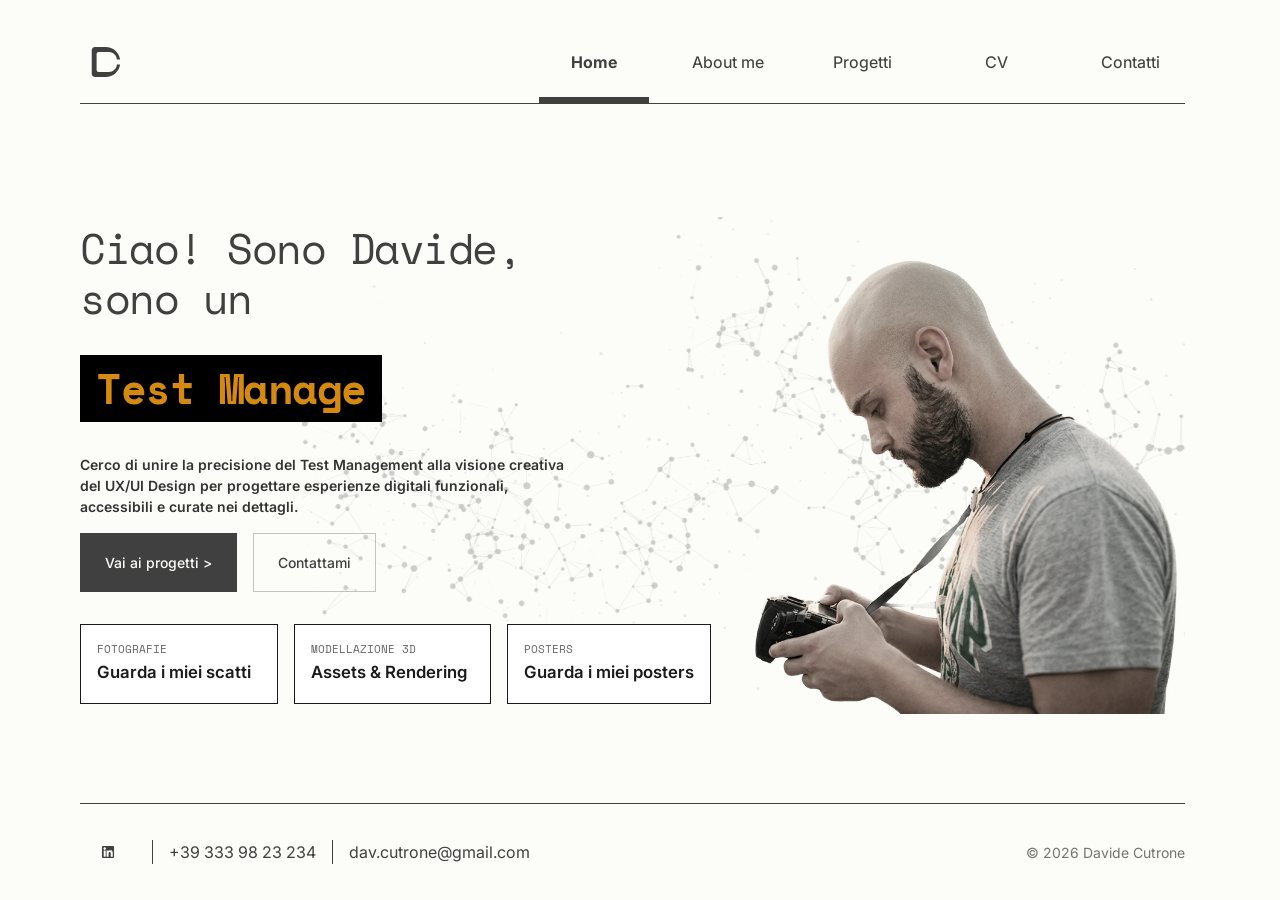
<file: index.html>
<!DOCTYPE html>
<html lang="en">

<head>
  <meta charset="UTF-8">
  <meta name="viewport" content="width=device-width, initial-scale=1.0">
  <title>Davide Cutrone | UX/UI Designer & Test Manager</title>
  <meta name="description" content="Sono Davide Cutrone, UX/UI Designer e Test Manager. Esplora i miei progetti digitali, il mio percorso e la mia visione orientata all'accessibilità.">
  <!-- Fonts -->
  <link rel="preconnect" href="https://fonts.googleapis.com">
  <link rel="preconnect" href="https://fonts.gstatic.com" crossorigin>
  <link
    href="https://fonts.googleapis.com/css2?family=Roboto:ital,wght@0,100..900;1,100..900&family=Space+Mono:ital,wght@0,400;0,700;1,400;1,700&display=swap"
    rel="stylesheet">
  <link rel="preconnect" href="https://fonts.googleapis.com">
  <link rel="preconnect" href="https://fonts.gstatic.com" crossorigin>
  <link
    href="https://fonts.googleapis.com/css2?family=Inter:ital,opsz,wght@0,14..32,100..900;1,14..32,100..900&family=Roboto:ital,wght@0,100..900;1,100..900&family=Space+Mono:ital,wght@0,400;0,700;1,400;1,700&display=swap"
    rel="stylesheet">

  <!-- Favicon -->
  <link rel="icon" type="image/x-icon" href="assets/icons/favicon-dc.ico">

  <!-- Open Graph Meta Tags con URL Assoluti Reali -->
  <meta property="og:title" content="Davide Cutrone | UX/UI Designer & Test Manager">
  <meta property="og:description" content="Sono Davide Cutrone, UX/UI Designer e Test Manager. Esplora i miei progetti digitali e il mio percorso professionale.">
  <meta property="og:type" content="website">
  <meta property="og:url" content="https://dc88.github.io/dc-portfolio-website/index.html">
  <meta property="og:image" content="https://dc88.github.io/dc-portfolio-website/assets/img/img_copertina.webp">
  <meta property="og:site_name" content="Davide Cutrone Portfolio">
  <meta property="og:locale" content="it_IT">

  <!-- Foglio di stile principale (SCSS compilato in CSS) -->
  <link rel="stylesheet" href="assets/css/style.css">
</head>

<body class="home-page">
  <!-- <HEADER-BOOTSTRAP> -->

  <header class="site-header">
    <div class="site-container">

      <div class="header-content">

        <!-- Logo -->
        <a class="logo-brand" href="index.html">
          <img src="assets/icons/logo.svg" alt="Logo Davide Cutrone">
        </a>

        <!-- Tasto Burger per mobile -->
        <label for="menu-toggle" class="burger-btn" aria-label="Apri menu">
          <span></span>
          <span></span>
          <span></span>
        </label>

        <!-- Navigazione Desktop -->
        <nav class="desktop-nav">
          <ul>
            <li><a href="index.html" class="active">Home</a></li>
            <li><a href="about.html">About me</a></li>
            <li><a href="progetti.html">Progetti</a></li>
            <li><a href="cv.html">CV</a></li>
            <li><a href="contatti.html">Contatti</a></li>
          </ul>
        </nav>

      </div> <!-- Chiusura header-content -->

      <!-- CHECKBOX SPOSTATO QUI (Sullo stesso livello di mobile-menu-overlay) -->
      <input type="checkbox" id="menu-toggle" class="menu-checkbox">

      <!-- Menu Mobile Overlay -->
      <div class="mobile-menu-overlay">
        <div class="mobile-menu-header">
          <label for="menu-toggle" class="close-btn" aria-label="Chiudi menu">
            <span></span>
            <span></span>
          </label>
        </div>

        <nav class="mobile-nav">
          <ul>
            <li class="active"><span class="active-indicator"></span><a href="index.html">Home</a></li>
            <li><a href="about.html">About me</a></li>
            <li><a href="progetti.html">Progetti</a></li>
            <li><a href="cv.html">CV</a></li>
            <li><a href="contatti.html">Contatti</a></li>
          </ul>
        </nav>

        <div class="mobile-menu-footer">
          <div class="footer-left">
            <a href="https://www.linkedin.com/in/davide-cutrone" target="_blank" rel="noopener" class="social-link">
              <img class="linkedin-icon-mobile" src="assets/icons/icon-linkedin.svg" alt="LinkedIn">
            </a>
            <span>+39 333 98 23 234</span>
            <a href="mailto:dav.cutrone@gmail.com">dav.cutrone@gmail.com</a>
          </div>
        </div>
      </div>

    </div>
  </header>

  <!-- SEZIONE PRINCIPALE (HERO) -->
<main class="hero-section">
  
  <!-- COLONNA DI SINISTRA (SPAN 7) -->
  <div class="hero-content">
    <div class="hero-top">
      <h1>
        Ciao! Sono Davide,<br>
        sono un <br> <span class="animated-role animated-box"></span>
      </h1>
    </div>

<div class="hero-image-top-mobile">
      <img class="foto-copertina" src="assets/img/img_copertina.webp" alt="Foto di Davide">
      <img class="bg-copertina" src="assets/img/img-bg-copertina.webp" alt="Sfondo geometrico">
    </div>
    


    <div class="hero-bottom">
      <p class="hero-intro">
        Cerco di unire la precisione del Test Management alla visione creativa del UX/UI Design per progettare esperienze digitali funzionali, accessibili e curate nei dettagli.
      </p>
      <div class="hero-cta-group">
        <a href="progetti.html" class="btn btn-editorial btn-editorial-dark">
          <span>Vai ai progetti</span>
          <span class="cta-arrow">&gt;</span>
        </a>
        <a href="contatti.html" class="btn btn-editorial btn-editorial-outline">
          <span>Contattami</span>
        </a>
      </div>
    </div>

    <div class="hero-featured-projects">
  <a href="progetti-fotografie.html" class="hero-project-card">
    <span class="card-category">Fotografie</span>
    <h3 class="card-title">Guarda i miei scatti </span></h3>
    
  </a>

  <a href="progetti-3d.html" class="hero-project-card">
    <span class="card-category">Modellazione 3D</span>
    <h3 class="card-title">Assets & Rendering </span></h3>
    
  </a>

  <a href="progetti-posters.html" class="hero-project-card">
    <span class="card-category">Posters</span>
    <h3 class="card-title">Guarda i miei posters </span></h3>
    
  </a>
</div>
  </div>

  

  <!-- COLONNA DI DESTRA (SPAN 5) - DEVE RIMANERE QUI -->
  <div class="hero-image-top-desktop">
    <img class="foto-copertina" src="assets/img/img_copertina.webp"alt="Foto di Davide, di profilo sinistro, mentre osserva uno scatto dal display della fotocamera">
    <img class="bg-copertina" src="assets/img/img-bg-copertina.webp"alt="Foto di Davide, di profilo sinistro, mentre osserva uno scatto dal display della fotocamera">
  </div>

</main>

  <!-- FOOTER -->
  <footer class="site-footer">
    <div class="container-fluid site-container">
      <div class="footer-row">

        <!-- Contatti e Social (Sinistra) -->
        <div class="footer-left-group">
          <!-- Icona LinkedIn -->
          <a href="https://www.linkedin.com/in/davide-cutrone-9b77541b6/" target="_blank" rel="noopener noreferrer"
            class="footer-social-link" aria-label="LinkedIn">
            <img src="assets/icons/icon-linkedin.svg" alt="LinkedIn" class="footer-linkedin-svg">
          </a>

          <span class="footer-divider"></span>

          <!-- Telefono -->
          <a href="tel:+393339823234" class="footer-link">
            +39 333 98 23 234
          </a>

          <span class="footer-divider"></span>

          <!-- Email -->
          <a href="mailto:dav.cutrone@gmail.com" class="footer-link">
            dav.cutrone@gmail.com
          </a>
        </div>

        <!-- Copyright (Destra) -->
        <div class="footer-copy">
          &copy; 2026 Davide Cutrone
        </div>

      </div>
    </div>
  </footer>
  <!-- Bootstrap 5 JS Bundle -->
  <script src="https://cdn.jsdelivr.net/npm/bootstrap@5.3.3/dist/js/bootstrap.bundle.min.js"></script>
  <script src="assets/js/main.js"></script>
</body>

</html>
</file>
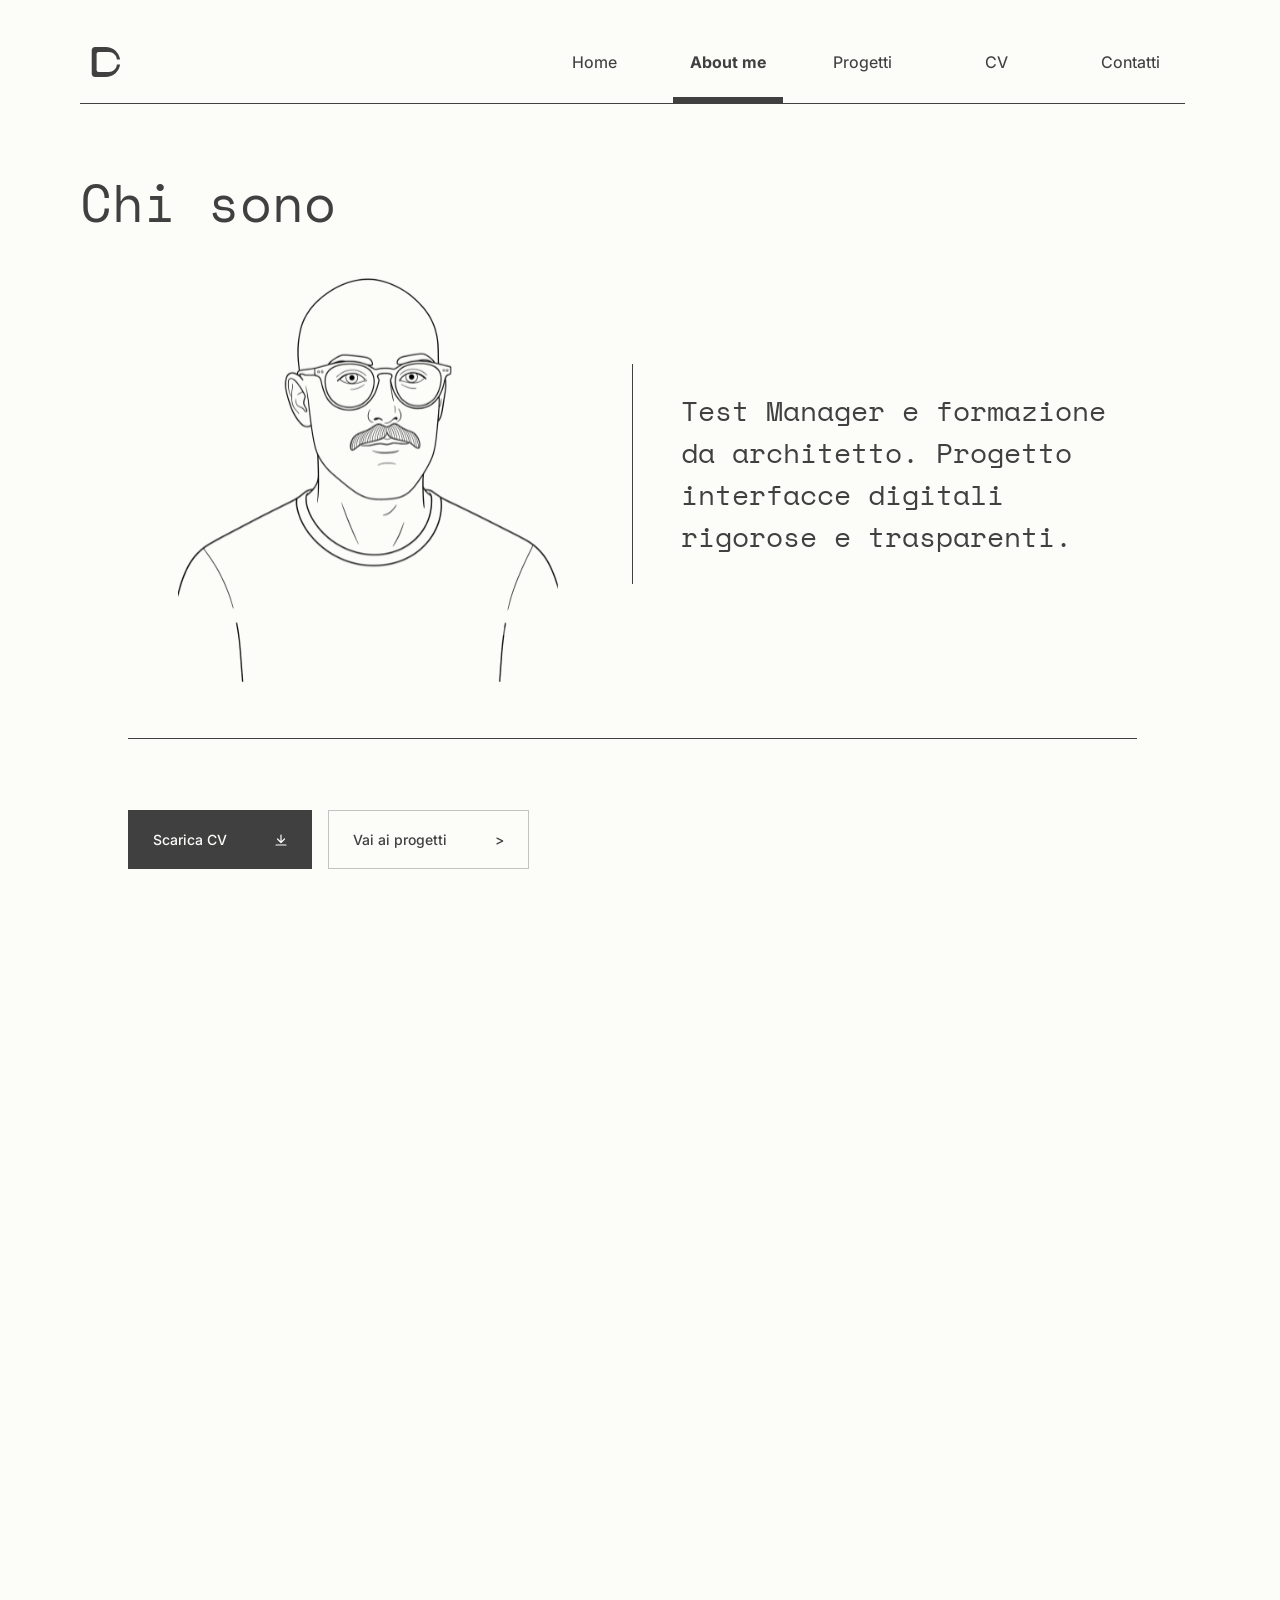
<file: about.html>
<!DOCTYPE html>
<html lang="en">

<head>
  <meta charset="UTF-8">
  <meta name="viewport" content="width=device-width, initial-scale=1.0">
  <title>Davide Cutrone | Chi sono</title>
  <meta name="description" content="Sono Davide Cutrone, UX/UI Designer e Test Manager. Scopri la mia storia, il mio percorso e le mie competenze nella progettazione di interfacce accessibili.">
  <link rel="preconnect" href="https://fonts.googleapis.com">
  <link rel="preconnect" href="https://fonts.gstatic.com" crossorigin>
  <link
    href="https://fonts.googleapis.com/css2?family=Roboto:ital,wght@0,100..900;1,100..900&family=Space+Mono:ital,wght@0,400;0,700;1,400;1,700&display=swap"
    rel="stylesheet">
  <link rel="preconnect" href="https://fonts.googleapis.com">
  <link rel="preconnect" href="https://fonts.gstatic.com" crossorigin>
  <link
    href="https://fonts.googleapis.com/css2?family=Inter:ital,opsz,wght@0,14..32,100..900;1,14..32,100..900&family=Roboto:ital,wght@0,100..900;1,100..900&family=Space+Mono:ital,wght@0,400;0,700;1,400;1,700&display=swap"
    rel="stylesheet">


  <!-- Favicon -->
  <link rel="icon" type="image/x-icon" href="assets/icons/favicon-dc.ico">

  <!-- Open Graph Meta Tags -->
  <meta property="og:title" content="Davide Cutrone | Chi sono">
  <meta property="og:description" content="Sono Davide Cutrone, UX/UI Designer e Test Manager. Scopri il mio percorso professionale e la mia visione di design.">
  <meta property="og:type" content="profile">
  <meta property="og:url" content="https://dc88.github.io/dc-portfolio-website/about.html">
  <meta property="og:image" content="https://dc88.github.io/dc-portfolio-website/assets/img/About_Copertina_dc_lineart_illustration.svg">
  <meta property="og:site_name" content="Davide Cutrone Portfolio">
  <meta property="og:locale" content="it_IT">

  <!-- Foglio di stile principale (SCSS compilato in CSS) -->
  <link rel="stylesheet" href="assets/css/style.css">

</head>


<body>

  <!-- Header -->
  <header class="site-header">
  <div class="site-container">
    
    <div class="header-content">
      
      <!-- Logo -->
      <a class="logo-brand" href="index.html">
        <img src="assets/icons/logo.svg" alt="Logo Davide Cutrone">
      </a>

      <!-- Tasto Burger per mobile -->
      <label for="menu-toggle" class="burger-btn" aria-label="Apri menu">
        <span></span>
        <span></span>
        <span></span>
      </label>

      <!-- Navigazione Desktop -->
      <nav class="desktop-nav">
        <ul>
          <li><a href="index.html">Home</a></li>
          <li><a href="about.html"  class="active">About me</a></li>
          <li><a href="progetti.html">Progetti</a></li>
          <li><a href="cv.html">CV</a></li>
          <li><a href="contatti.html">Contatti</a></li>
        </ul>
      </nav>

    </div> <!-- Chiusura header-content -->

    <!-- CHECKBOX SPOSTATO QUI (Sullo stesso livello di mobile-menu-overlay) -->
    <input type="checkbox" id="menu-toggle" class="menu-checkbox">

    <!-- Menu Mobile Overlay -->
    <div class="mobile-menu-overlay">
      <div class="mobile-menu-header">
        <label for="menu-toggle" class="close-btn" aria-label="Chiudi menu">
          <span></span>
          <span></span>
        </label>
      </div>
      
      <nav class="mobile-nav">
        <ul>
          <li><a href="index.html">Home</a></li>
          <li class="active"><span class="active-indicator"></span><a href="about.html">About me</a></li>
          <li><a href="progetti.html">Progetti</a></li>
          <li><a href="cv.html">CV</a></li>
          <li><a href="contatti.html">Contatti</a></li>
        </ul>
      </nav>

      <div class="mobile-menu-footer">
        <div class="footer-left">
          <a href="https://www.linkedin.com/in/davide-cutrone" target="_blank" rel="noopener" class="social-link">
            <img class="linkedin-icon-mobile" src="assets/icons/icon-linkedin.svg" alt="LinkedIn">
          </a>
          <span>+39 333 98 23 234</span>
          <a href="mailto:dav.cutrone@gmail.com">dav.cutrone@gmail.com</a>
        </div>
      </div>
    </div>

  </div>
</header>

  <main class="site-main">

    <!-- ABOUT PAGE -  SECTION HERO -->
    <section class="about-hero">
      <div class="container-fluid p-0">

        <!-- Titolo Sezione -->
        <h1 class="section-title">Chi sono</h1>

        <!-- Griglia Bootstrap 5: Row centrata con gap reattivo -->
        <div class="row align-items-center justify-content-center g-4 g-lg-5">

          <!-- Colonna Sinistra: Illustrazione (12 col Mobile / 5 col Desktop) -->
          <div class="col-12 col-md-5 d-flex justify-content-center about-hero-image">
            <img src="assets/img/About_Copertina_dc_lineart_illustration.svg"
              alt="Foto di Davide, di profilo sinistro, mentre osserva uno scatto dal display della fotocamera">
          </div>

          <!-- Separatore Verticale Desktop (Nascosto su Mobile, visibile da MD in poi) -->
          <div class="col-auto d-none d-md-flex align-items-center justify-content-center">
            <div class="about-hero-divider" aria-hidden="true"></div>
          </div>

          <!-- Separatore Orizzontale Mobile (Visibile solo su Mobile <768px) -->
          <div class="col-12 d-block d-md-none">
            <div class="about-hero-divider-mobile" aria-hidden="true"></div>
          </div>

          <!-- Colonna Destra: Testo (12 col Mobile / 5 col Desktop) -->
          <div class="col-12 col-md-5 d-flex justify-content-center about-hero-content">
            <p class="about-hero-text">
              Test Manager e formazione da architetto. Progetto interfacce digitali rigorose e trasparenti.
            </p>
          </div>

        </div>

      </div>
    </section>


    <!-- ABOUT PAGE -  SECTION CTA Scarica CV Progetti -->
    <div class="CTA-divider-wrapper">

      <div class="site-container">
        <div class="divider-h"></div>
      </div>

      <!-- Bottoni CTA allineati al margine della griglia -->
      <div class="site-container py-3">
        <div class="d-flex flex-wrap gap-3 align-items-center justify-content-start">

          <!-- CTA 1: Scarica CV -->
          <a href="assets/docs/CV_Davide_Cutrone_Minimal.pdf"
            class="btn btn-editorial btn-editorial-dark d-inline-flex align-items-center justify-content-between gap-5 "
            download>
            <span>Scarica CV</span>
            <svg class="cta-download" width="12" height="12" viewBox="0 0 12 12" fill="none"
              xmlns="http://www.w3.org/2000/svg">
              <!-- Freccia verso il basso -->
              <path d="M6 1V8.5M6 8.5L2.5 5M6 8.5L9.5 5" stroke="currentColor" stroke-width="1.2" stroke-linecap="round"
                stroke-linejoin="round" />
              <!-- Linea orizzontale di base -->
              <path d="M1 11H11" stroke="currentColor" stroke-width="1.2" stroke-linecap="round" />
            </svg>
          </a>

          <!-- CTA 2: Vai ai progetti -->
          <a href="progetti.html"
            class="btn btn-editorial btn-editorial-outline d-inline-flex align-items-center justify-content-between gap-5">
            <span >Vai ai progetti</span>
            <span class="arrow-icon">&gt;</span>
            
          </a>

        </div>
      </div>
      <div class="site-container">
        <div class="divider-h"></div>
      </div>
    </div>


    <!-- ABOUT PAGE -  SECTION COMPETENZE -->
    <section class="skills-section">

     
                <div class="site-container">

                  <h2 class="section-title-competenze">Competenze</h2>

                  <div class="skills-blocks-wrapper">

                    <!-- BLOCCO 01 -->
                    <article class="skill-category-block">

                      <div class="vertical-line"></div>

                       

                      <div class="block-content">
                        <div class="block-header">
                          <img src="assets/icons/About_01_icon_Management Governance.svg" alt="" class="skill-icon" width="28"
                            height="28" />
                          <h4 class="skill-block-title">
                            <span class="skill-number">01 /</span> Management & Governance
                          </h4>
                        </div>

                        <div class="skills-list">
                          <div class="skill-item">
                            <span class="skill-name">Team Management (6-20+ risorse)</span>
                            <span class="skill-level">Expert</span>
                          </div>
                          <div class="skill-item">
                            <span class="skill-name">Client Relations & Stakeholder Management</span>
                            <span class="skill-level">Expert</span>
                          </div>
                          <div class="skill-item">
                            <span class="skill-name">Budget Control & Reporting</span>
                            <span class="skill-level">Expert</span>
                          </div>
                          <div class="skill-item">
                            <span class="skill-name">Delivery & Release Management</span>
                            <span class="skill-level">Advanced</span>
                          </div>
                        </div>
                      </div>

                      <div class="divider-h"></div>

                    </article>
                     <!-- BLOCCO 02 -->
                    <article class="skill-category-block">

                      <div class="vertical-line"></div>

                       

                      <div class="block-content">
                        <div class="block-header">
                          <img src="assets/icons/About_02_icon_Testing QA.svg" alt="" class="skill-icon" width="28"
                            height="28" />
                          <h4 class="skill-block-title">
                            <span class="skill-number">02 /</span> Testing & QA
                          </h4>
                        </div>

                        <div class="skills-list">
                          <div class="skill-item">
                            <span class="skill-name">Quality Assurance & Process Control</span>
                            <span class="skill-level">Expert</span>
                          </div>
                          <div class="skill-item">
                            <span class="skill-name">Bug Tracking & Defect Reporting</span>
                            <span class="skill-level">Expert</span>
                          </div>
                          <div class="skill-item">
                            <span class="skill-name">Functional & Integration Testing</span>
                            <span class="skill-level">Expert</span>
                          </div>
                          
                        </div>
                      </div>

                      <div class="divider-h"></div>

                    </article>

                     <!-- BLOCCO 03 -->
                    <article class="skill-category-block">

                      <div class="vertical-line"></div>

                       

                      <div class="block-content">
                        <div class="block-header">
                          <img src="assets/icons/About_03_icon_UXUI & Design.svg" alt="" class="skill-icon" width="28"
                            height="28" />
                          <h4 class="skill-block-title">
                            <span class="skill-number">03 /</span> UX/UI Design
                          </h4>
                        </div>

                        <div class="skills-list">
                          <div class="skill-item">
                            <span class="skill-name">Wireframing & Information Architecture</span>
                            <span class="skill-level">Advanced</span>
                          </div>
                          <div class="skill-item">
                            <span class="skill-name">Figma & Prototyping</span>
                            <span class="skill-level">Advanced</span>
                          </div>
                          <div class="skill-item">
                            <span class="skill-name">User-Centered Design & Research</span>
                            <span class="skill-level">Advanced</span>
                          </div>
                          <div class="skill-item">
                            <span class="skill-name">Design Systems & Grid Layouts</span>
                            <span class="skill-level">Advanced</span>
                          </div>
                          <div class="skill-item">
                            <span class="skill-name">Graphic Design & Visual Communication</span>
                            <span class="skill-level">Advanced</span>
                          </div>
                          
                        </div>
                      </div>

                      <div class="divider-h"></div>

                    </article>

                     <!-- BLOCCO 04 -->
                    <article class="skill-category-block">

                      <div class="vertical-line"></div>

                       

                      <div class="block-content">
                        <div class="block-header">
                          <img src="assets/icons/About_04_icon_FrontEnd_Dev.svg" alt="" class="skill-icon" width="28"
                            height="28" />
                          <h4 class="skill-block-title">
                            <span class="skill-number">04 /</span> Frontend Development
                          </h4>
                        </div>

                        <div class="skills-list">
                          <div class="skill-item">
                            <span class="skill-name">HTML & SCSS / CSS</span>
                            <span class="skill-level">Basic</span>
                          </div>
                          <div class="skill-item">
                            <span class="skill-name">JavaScript</span>
                            <span class="skill-level">Basic</span>
                          </div>
                          <div class="skill-item">
                            <span class="skill-name">Git & Version Control</span>
                            <span class="skill-level">Basic</span>
                          </div>
                          
                          
                        </div>
                      </div>

                      <div class="divider-h"></div>

                    </article>





                    

                  </div>

                </div>
    </section>


    <!-- ABOUT PAGE -  SEZIONE PRESENTIAMOCI -->
<section class="contact-section">
  <div class="site-container">
    <div class="contact-grid-wrapper">
      
      <!-- Titolo di sezione (occupa 4 colonne su desktop) -->
      <h2 class="section-title-presentiamoci">Presentiamoci</h2>
      
      <!-- Contenitore CTA (occupa le restanti colonne e centra il pulsante) -->
      <div class="contact-cta-wrapper">
        <a href="contatti.html" class="btn btn-editorial btn-editorial-dark d-inline-flex align-items-center justify-content-between gap-5">
          <span>Contattami</span>
          <span class="arrow-icon">&gt;</span>
        </a>
      </div>

    </div>
  </div>
</section>


















































  </main>









  <!-- FOOTER -->
  <footer class="site-footer">
    <div class="container-fluid site-container">
      <div class="footer-row">

        <!-- Contatti e Social (Sinistra) -->
        <div class="footer-left-group">
          <!-- Icona LinkedIn -->
          <a href="https://www.linkedin.com/in/davide-cutrone-9b77541b6/" target="_blank" rel="noopener noreferrer"
            class="footer-social-link" aria-label="LinkedIn">
            <img src="assets/icons/icon-linkedin.svg" alt="LinkedIn" class="footer-linkedin-svg">
          </a>

          <span class="footer-divider"></span>

          <!-- Telefono -->
          <a href="tel:+393339823234" class="footer-link">
            +39 333 98 23 234
          </a>

          <span class="footer-divider"></span>

          <!-- Email -->
          <a href="mailto:dav.cutrone@gmail.com" class="footer-link">
            dav.cutrone@gmail.com
          </a>
        </div>

        <!-- Copyright (Destra) -->
        <div class="footer-copy">
          &copy; 2026 Davide Cutrone
        </div>

      </div>
    </div>
  </footer>
  <!-- Bootstrap 5 JS Bundle -->
  <script src="https://cdn.jsdelivr.net/npm/bootstrap@5.3.3/dist/js/bootstrap.bundle.min.js"></script>
  <script src="assets/js/main.js"></script>
</body>

</html>
</file>
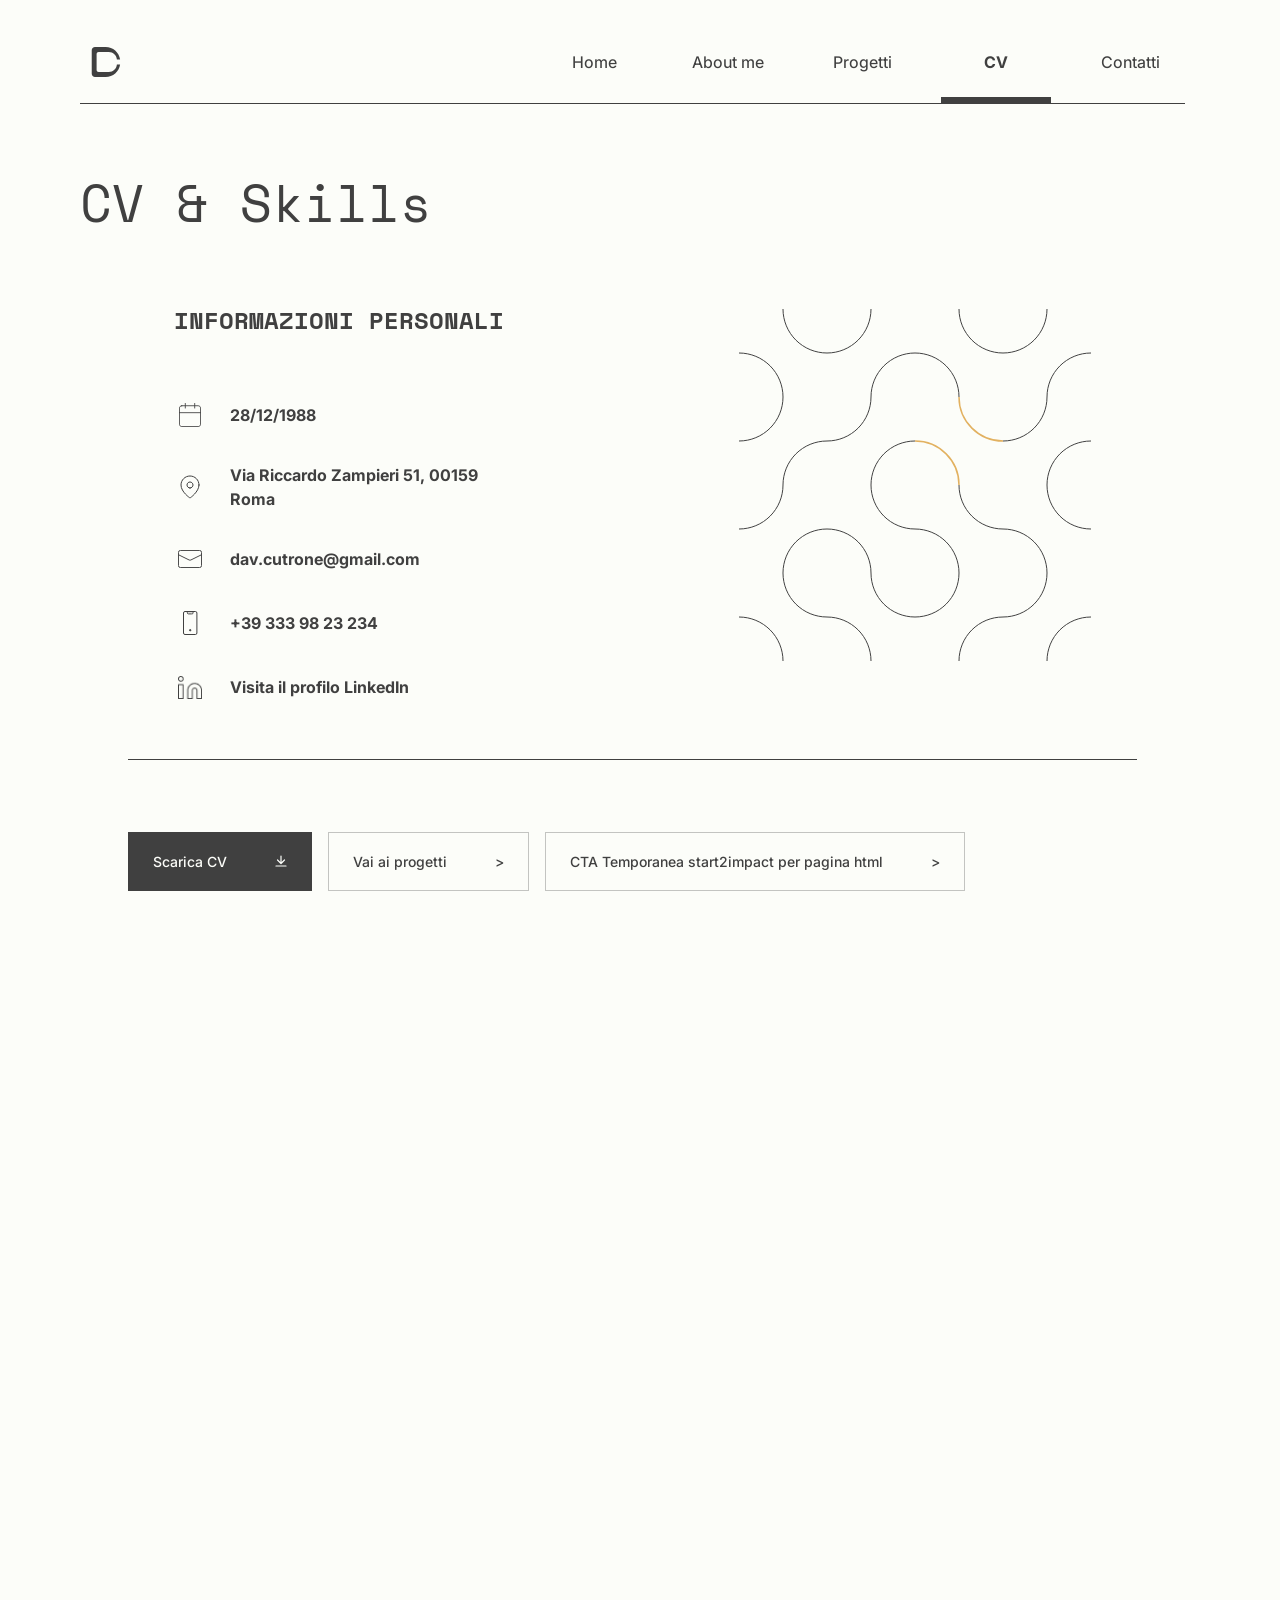
<file: cv.html>
<!DOCTYPE html>
<html lang="en">

<head>
  <meta charset="UTF-8">
  <meta name="viewport" content="width=device-width, initial-scale=1.0">
  <title>Davide Cutrone | Curriculum Vitae & Skills</title>
<meta name="description" content="Consulta il Curriculum Vitae di Davide Cutrone: esperienza nel Test Management, competenze in UX/UI Design, formazione e skill tecniche.">  <!-- Fonts -->
  <link rel="preconnect" href="https://fonts.googleapis.com">
  <link rel="preconnect" href="https://fonts.gstatic.com" crossorigin>
  <link
    href="https://fonts.googleapis.com/css2?family=Roboto:ital,wght@0,100..900;1,100..900&family=Space+Mono:ital,wght@0,400;0,700;1,400;1,700&display=swap"
    rel="stylesheet">
  <link rel="preconnect" href="https://fonts.googleapis.com">
  <link rel="preconnect" href="https://fonts.gstatic.com" crossorigin>
  <link
    href="https://fonts.googleapis.com/css2?family=Inter:ital,opsz,wght@0,14..32,100..900;1,14..32,100..900&family=Roboto:ital,wght@0,100..900;1,100..900&family=Space+Mono:ital,wght@0,400;0,700;1,400;1,700&display=swap"
    rel="stylesheet">


  <!-- Favicon -->
  <link rel="icon" type="image/x-icon" href="assets/icons/favicon-dc.ico">

<!-- Open Graph Meta Tags con URL Assoluti Reali -->
  <meta property="og:title" content="Davide Cutrone | Curriculum Vitae & Skills">
  <meta property="og:description" content="Scopri l'esperienza professionale, la formazione e le competenze tecniche di Davide Cutrone.">
  <meta property="og:type" content="website">
  <meta property="og:url" content="https://dc88.github.io/dc-portfolio-website/cv.html">
  <meta property="og:image" content="https://dc88.github.io/dc-portfolio-website/assets/img/cv-hero-image.svg">
  <meta property="og:site_name" content="Davide Cutrone Portfolio">
  <meta property="og:locale" content="it_IT">

  <!-- Foglio di stile principale (SCSS compilato in CSS) -->
  <link rel="stylesheet" href="assets/css/style.css">

</head>


<body>

  <!-- Header -->
  <header class="site-header">
    <div class="site-container">

      <div class="header-content">

        <!-- Logo -->
        <a class="logo-brand" href="index.html">
          <img src="assets/icons/logo.svg" alt="Logo Davide Cutrone">
        </a>

        <!-- Tasto Burger per mobile -->
        <label for="menu-toggle" class="burger-btn" aria-label="Apri menu">
          <span></span>
          <span></span>
          <span></span>
        </label>

        <!-- Navigazione Desktop -->
        <nav class="desktop-nav">
          <ul>
            <li><a href="index.html">Home</a></li>
            <li><a href="about.html">About me</a></li>
            <li><a href="progetti.html">Progetti</a></li>
            <li><a href="cv.html" class="active">CV</a></li>
            <li><a href="contatti.html">Contatti</a></li>
          </ul>
        </nav>

      </div> <!-- Chiusura header-content -->

      <!-- CHECKBOX SPOSTATO QUI (Sullo stesso livello di mobile-menu-overlay) -->
      <input type="checkbox" id="menu-toggle" class="menu-checkbox">

      <!-- Menu Mobile Overlay -->
      <div class="mobile-menu-overlay">
        <div class="mobile-menu-header">
          <label for="menu-toggle" class="close-btn" aria-label="Chiudi menu">
            <span></span>
            <span></span>
          </label>
        </div>

        <nav class="mobile-nav">
          <ul>
            <li><a href="index.html">Home</a></li>
            <li><a href="about.html">About me</a></li>
            <li><a href="progetti.html">Progetti</a></li>
            <li class="active"><span class="active-indicator"></span><a href="cv.html">CV</a></li>
            <li><a href="contatti.html">Contatti</a></li>
          </ul>
        </nav>

        <div class="mobile-menu-footer">
          <div class="footer-left">
            <a href="https://www.linkedin.com/in/davide-cutrone" target="_blank" rel="noopener" class="social-link">
              <img class="linkedin-icon-mobile" src="assets/icons/icon-linkedin.svg" alt="LinkedIn">
            </a>
            <span>+39 333 98 23 234</span>
            <a href="mailto:dav.cutrone@gmail.com">dav.cutrone@gmail.com</a>
          </div>
        </div>
      </div>

    </div>
  </header>

  <main class="site-main">

    <!-- ABOUT PAGE -  SECTION HERO -->
    <section class="about-hero">
      <div class="container-fluid p-0">

        <!-- Titolo Sezione -->
        <h1 class="section-title">CV & Skills</h1>
        <div class="row gy-4 align-items-center justify-content-lg-center flex-column-reverse flex-lg-row">

          <!-- Colonna 1: Informazioni Personali (5 colonne su Desktop grandi) -->
          <div class="col-12 col-lg-5 col-xl-4 personal-info-container">
            <div class="cv-info-wrapper">
              <h2 class="personal-info-title text-uppercase fw-bold">Informazioni Personali</h2>

              <ul class="cv-info-list list-unstyled d-flex flex-column mb-0">

                <li class="d-flex align-items-center mb-3">
                  <div class="cv-icon-box d-flex justify-content-center align-items-center me-4">
                    <img class="cv-icon-hero" src="assets/icons/cv-icon-calendar.svg" alt="Icona calendario">
                  </div>
                  <div class="d-flex flex-wrap align-items-center gap-2">
                    <span class="cv-info-text">28/12/1988</span>
                  </div>
                </li>

                <li class="d-flex align-items-center mb-3">
                  <div class="cv-icon-box d-flex justify-content-center align-items-center me-4">
                    <img class="cv-icon-hero" src="assets/icons/cv-icon-Map-pin.svg" alt="Icona pin mappa">
                  </div>
                  <div class="d-flex flex-wrap align-items-center gap-2">
                    <span class="cv-info-text">Via Riccardo Zampieri 51, 00159 Roma</span>
                  </div>
                </li>

                <li class="d-flex align-items-center mb-3">
                  <div class="cv-icon-box d-flex justify-content-center align-items-center me-4">
                    <img class="cv-icon-hero" src="assets/icons/cv-icon-mail.svg" alt="Icona lettera mail">
                  </div>
                  <div class="d-flex flex-wrap align-items-center gap-2">
                    <a href="mailto:dav.cutrone@gmail.com" class="cv-info-link">dav.cutrone@gmail.com</a>
                  </div>
                </li>

                <li class="d-flex align-items-center mb-3">
                  <div class="cv-icon-box d-flex justify-content-center align-items-center me-4">
                    <img class="cv-icon-hero" src="assets/icons/cv-icon-phone.svg" alt="Icona smartphone">
                  </div>
                  <div class="d-flex flex-wrap align-items-center gap-2">
                    <a href="tel:+393339823234" class="cv-info-link">+39 333 98 23 234</a>
                  </div>
                </li>



                <li class="d-flex align-items-center">
                  <div class="cv-icon-box d-flex justify-content-center align-items-center me-4">
                    <img class="cv-icon-hero" src="assets/icons/cv-icon-linkedin.png" alt="Icona LinkedIn">
                  </div>
                  <div class="d-flex flex-wrap align-items-center gap-2">
                    <a href="https://www.linkedin.com/in/davide-cutrone/" target="_blank" rel="noopener noreferrer"
                      class="cv-info-link">Visita il profilo LinkedIn</a>
                  </div>
                </li>
              </ul>
            </div>
          </div>

          <!-- Spaziatore opzionale di 1 o 2 colonne per distanziarli esattamente quanto desideri -->
          <div class="d-none d-lg-block col-lg-1 col-xl-2"></div>

          <!-- Colonna 2: Immagine Hero CV (5 colonne) -->
          <div class="col-12 col-lg-5 col-xl-4 d-flex justify-content-center justify-content-lg-start">
            <div class="cv-hero-img-wrapper w-100 text-center text-lg-start">
              <img src="assets/img/cv/cv-hero-image.svg" alt="Illustrazione Curriculum Vitae" class="img-fluid"
                loading="eager">
            </div>
          </div>

        </div>


      </div>
    </section>




    <!-- CV PAGE -  SECTION CTA Scarica CV Progetti -->
    <div class="CTA-divider-wrapper">

      <div class="site-container">
        <div class="divider-h"></div>
      </div>

      <!-- Bottoni CTA allineati al margine della griglia -->
      <div class="site-container py-3">
        <div class="d-flex flex-wrap gap-3 align-items-center justify-content-start">

          <!-- CTA 1: Scarica CV -->
          <a href="assets/docs/CV_Davide_Cutrone_Minimal.pdf"
            class="btn btn-editorial btn-editorial-dark d-inline-flex align-items-center justify-content-between gap-5 "
            download>
            <span>Scarica CV</span>
            <svg class="cta-download" width="12" height="12" viewBox="0 0 12 12" fill="none"
              xmlns="http://www.w3.org/2000/svg">
              <!-- Freccia verso il basso -->
              <path d="M6 1V8.5M6 8.5L2.5 5M6 8.5L9.5 5" stroke="currentColor" stroke-width="1.2" stroke-linecap="round"
                stroke-linejoin="round" />
              <!-- Linea orizzontale di base -->
              <path d="M1 11H11" stroke="currentColor" stroke-width="1.2" stroke-linecap="round" />
            </svg>
          </a>

          <!-- CTA 2: Vai ai progetti -->
          <a href="progetti.html"
            class="btn btn-editorial btn-editorial-outline d-inline-flex align-items-center justify-content-between gap-5">
            <span>Vai ai progetti</span>
            <span class="arrow-icon">&gt;</span>

          </a>

          <!-- CTA 3: Guarda HTML PURO -->
          <a href="cv_pureHtml.html"
            class="btn btn-editorial btn-editorial-outline d-inline-flex align-items-center justify-content-between gap-5">
            <span>CTA Temporanea start2impact per pagina html</span>
            <span class="arrow-icon">&gt;</span>

          </a>

        </div>
      </div>
      <div class="site-container">
        <div class="divider-h"></div>
      </div>
    </div>





    <section class="experience-section">
      <div class="site-container">
        <h2 class="section-title text-uppercase mb-5">Esperienze lavorative in sintesi</h2>

        <!-- Test manager -->
        <article class="row-esperienza experience-item">

          <!-- Titolo su tutta la riga 1 -->
          <div class="icon-role d-flex align-items-center gap-3 mb-3">
            <img src="assets/icons/cv-icon-test-lead.svg" alt="Icona Test Manager" class="exp-icon flex-shrink-0">
            <p class="section-title-competenze mb-0 lh-1 text-nowrap">Test Manager | Test Lead</p>
          </div>

          <!-- Blocco Sinistro (Azienda) - Riga 2, Col 1-4 -->
          <div class="exp-left-block">
            <div class="experience-meta">
              <p class="company-name fw-bold mb-1">Capgemini S.p.a</p>
              <p class="experience-dates mb-1">09/2023 – Presente</p>
              <p class="job-level text-muted mb-0">Consultant</p>
            </div>
          </div>

          <!-- Linea Verticale - Riga 2, Col 5 (Sottile 1px e animata) -->
          <div class="vertical-line"></div>

          <!-- Blocco Destro (Mansioni) - Riga 2, Col 6-12 -->
          <div class="exp-right-block">
            <ul class="experience-tasks list-unstyled mb-0">
              <li class="task-item mb-3">
                Coordinamento di team da 6 a 20 risorse, gestione cliente e relazione con PMT di progetto.
                Pianificazione delle attività di collaudo multi release/build.
              </li>
              <li class="task-item mb-3">
                Redazione reportistica con PBI e deliverable di fatturazione secondo modello di gara d'appalto.
              </li>
              <li class="task-item mb-0">
                Supervisione di test UAT, regression testing, tracciamento bug e reportistica di avanzamento.
              </li>
            </ul>
          </div>

          <!-- Divider Orizzontale a fine blocco -->
          <div class="divider-h"></div>

          <!-- Linea Verticale - Riga 2, Col 5 (Sottile 1px e animata) -->
          <div class="vertical-line"></div>




        </article>
        <!-- Integration Tester -->
        <article class="row-esperienza experience-item">

          <!-- Titolo su tutta la riga 1 -->
          <div class="icon-role d-flex align-items-center gap-3 mb-3">
            <img src="assets/icons/cv-icon-integration-tester.svg" alt="Icona integration tester"
              class="exp-icon flex-shrink-0">
            <p class="section-title-competenze mb-0 lh-1 text-nowrap">Integration Tester</p>
          </div>

          <!-- Blocco Sinistro (Azienda) - Riga 2, Col 1-4 -->
          <div class="exp-left-block">
            <div class="experience-meta">
              <p class="company-name fw-bold mb-1">Capgemini S.p.a</p>
              <p class="experience-dates mb-1">09/2020 – 09/2023</p>
              <p class="job-level text-muted mb-0">Consultant</p>
            </div>
          </div>

          <!-- Linea Verticale - Riga 2, Col 5 (Sottile 1px e animata) -->
          <div class="vertical-line"></div>

          <!-- Blocco Destro (Mansioni) - Riga 2, Col 6-12 -->
          <div class="exp-right-block">
            <ul class="experience-tasks list-unstyled mb-0">
              <li class="task-item mb-3">
                Collaudo integrato e mobile testing (App Poste Italiane, comparto assicurativo e sportello) </li>

            </ul>
          </div>

          <!-- Divider Orizzontale a fine blocco -->
          <div class="divider-h"></div>

          <!-- Linea Verticale - Riga 2, Col 5 (Sottile 1px e animata) -->
          <div class="vertical-line"></div>




        </article>

        <!-- Integration Tester -->
        <article class="row-esperienza experience-item">

          <!-- Titolo su tutta la riga 1 -->
          <div class="icon-role d-flex align-items-center gap-3 mb-3">
            <img src="assets/icons/cv-icon-functional-tester.svg" alt="Icona Functional tester"
              class="exp-icon flex-shrink-0">
            <p class="section-title-competenze mb-0 lh-1 text-nowrap">Integration/Functional Tester</p>
          </div>

          <!-- Blocco Sinistro (Azienda) - Riga 2, Col 1-4 -->
          <div class="exp-left-block">
            <div class="experience-meta">
              <p class="company-name fw-bold mb-1">Alten S.p.a</p>
              <p class="experience-dates mb-1">09/2017 – 08/2020</p>
              <p class="job-level text-muted mb-0">Intern/Apprentice</p>
            </div>
          </div>

          <!-- Linea Verticale - Riga 2, Col 5 (Sottile 1px e animata) -->
          <div class="vertical-line"></div>

          <!-- Blocco Destro (Mansioni) - Riga 2, Col 6-12 -->
          <div class="exp-right-block">
            <ul class="experience-tasks list-unstyled mb-0">
              <li class="task-item mb-3">
                Attività di testing funzionale e integrato, stesura piani di test e gestione anomalie su progetti per
                Poste Italiane.
              </li>

            </ul>
          </div>

          <!-- Divider Orizzontale a fine blocco -->
          <div class="divider-h"></div>

          <!-- Linea Verticale - Riga 2, Col 5 (Sottile 1px e animata) -->
          <div class="vertical-line"></div>


        </article>

        <!-- Integration Tester -->
        <article class="row-esperienza experience-item">

          <!-- Titolo su tutta la riga 1 -->
          <div class="icon-role d-flex align-items-center gap-3 mb-3">
            <img src="assets/icons/cv-icon-previousExp.svg" alt="Icona Integration/FunctionalTester" class="exp-icon flex-shrink-0">
            <p class="section-title-competenze mb-0 lh-1 text-nowrap">Web Design & 3d printer</p>
          </div>

          <!-- Blocco Sinistro (Azienda) - Riga 2, Col 1-4 -->
          <div class="exp-left-block">
            <div class="experience-meta">
              <p class="company-name fw-bold mb-1">ApptoYou S.r.l. 2017 Intern 4 mesi</p>
              <p class="experience-dates mb-1">2017 (4 mesi)</p>
              <p class="job-level text-muted mb-0">Stage</p>
              <p class="company-name fw-bold mb-1">Freelance 3D artist</p>

            </div>
          </div>

          <!-- Linea Verticale - Riga 2, Col 5 (Sottile 1px e animata) -->
          <div class="vertical-line"></div>

          <!-- Blocco Destro (Mansioni) - Riga 2, Col 6-12 -->
          <div class="exp-right-block">
            <ul class="experience-tasks list-unstyled mb-0">
              <li class="task-item mb-3">
                Web Designer / 3D Printer
              </li>
              <li class="task-item mb-3">
                Freelance 3D Artist per produzioni cinematografiche <br>Vincitore <strong>>David di Donatello per gli
                  Effetti Visivi nel 2016</strong> per "Il racconto dei racconti" di Matteo Garrone.
              </li>

            </ul>
          </div>

          <!-- Divider Orizzontale a fine blocco -->
          <div class="divider-h"></div>

          <!-- Linea Verticale - Riga 2, Col 5 (Sottile 1px e animata) -->
          <div class="vertical-line"></div>



        </article>

      </div>
    </section>

    <!-- Skills -->
    <section class="experience-section">
      <div class="site-container">

        <h2 class="section-title text-uppercase mb-5">SKILLS & TECHS</h2>

        <div class="row g-4">

          <div class="col-12 col-md-4">
            <div class="skill-card reveal-item">
              <p class="skill-card-title">QA & Management</p>
              <div class="divider-h"></div>

              <ul class="skill-list list-unstyled mb-0">
                <li class="skill-item">
                  <span class="skill-name">Test Management</span>
                  <span class="skill-badge">EXPERT</span>
                </li>
                <li class="skill-item">
                  <span class="skill-name">Team Leading</span>
                  <span class="skill-badge">EXPERT</span>
                </li>
                <li class="skill-item">
                  <span class="skill-name">Confluence & Jira</span>
                  <span class="skill-badge">EXPERT</span>
                </li>
                <li class="skill-item">
                  <span class="skill-name">Microfocus Silk</span>
                  <span class="skill-badge">EXPERT</span>
                </li>
                <li class="skill-item">
                  <span class="skill-name">Agile Methods</span>
                  <span class="skill-badge">INTERMEDIATE</span>
                </li>
                <li class="skill-item">
                  <span class="skill-name">Postman & SoapUI</span>
                  <span class="skill-badge">INTERMEDIATE</span>
                </li>
              </ul>
            </div>
          </div>

          <div class="col-12 col-md-4">
            <div class="skill-card reveal-item">
              <p class="skill-card-title">UX/UI & Design</p>
              <div class="divider-h"></div>

              <ul class="skill-list list-unstyled mb-0">
                <li class="skill-item">
                  <span class="skill-name">Suite Adobe</span>
                  <span class="skill-badge">EXPERT</span>
                </li>
                <li class="skill-item">
                  <span class="skill-name">Figma</span>
                  <span class="skill-badge">EXPERT</span>
                </li>
                <li class="skill-item">
                  <span class="skill-name">3D Studio Max</span>
                  <span class="skill-badge">INTERMEDIATE</span>
                </li>
                <li class="skill-item">
                  <span class="skill-name">Zbrush</span>
                  <span class="skill-badge">BASIC</span>
                </li>
              </ul>
            </div>
          </div>

          <div class="col-12 col-md-4">
            <div class="skill-card reveal-item">
              <p class="skill-card-title">Web Design</p>
              <div class="divider-h"></div>

              <ul class="skill-list list-unstyled mb-0">
                <li class="skill-item">
                  <span class="skill-name">HTML5 & CSS3/SCSS</span>
                  <span class="skill-badge">BASIC</span>
                </li>
                <li class="skill-item">
                  <span class="skill-name">JavaScript</span>
                  <span class="skill-badge">BASIC</span>
                </li>
              </ul>
            </div>
          </div>

    </section>


    <!-- MAIN AI TOOLS -->

    <section class="experience-section">
      <div class="site-container">



        <div class="row g-4">

          <div class="col-12 ">
            <div class="skill-card reveal-item">
              <p class="skill-card-title">Main AI tools</p>
              <div class="divider-h"></div>

              <!-- row-cols-2 su mobile, row-cols-md-6 su desktop, w-100 per coprire tutta la larghezza -->
              <ul class="list-unstyled row row-cols-2 row-cols-md-6 g-3 w-100 m-0 text-center">

                <!-- Elemento 1 -->
                <li class="col d-flex flex-column align-items-center ai-tool">
                  <img src="assets/icons/cv-icon-midjourney.svg" alt="Icona Midjourney" class="exp-icon mb-3">
                  <span class="skill-ai-name">Midjourney</span>
                </li>

                <!-- Elemento 2 -->
                <li class="col d-flex flex-column align-items-center ai-tool">
                  <img src="assets/icons/cv-icon-gemini.svg" alt="Icona Gemini" class="exp-icon mb-3">
                  <span class="skill-ai-name">Gemini</span>
                </li>

                <!-- Elemento 3 -->
                <li class="col d-flex flex-column align-items-center ai-tool">
                  <img src="assets/icons/cv-icon-chatgpt.svg" alt="Icona ChatGPT" class="exp-icon mb-3">
                  <span class="skill-ai-name">ChatGPT</span>
                </li>

                <!-- Elemento 4 -->
                <li class="col d-flex flex-column align-items-center ai-tool">
                  <img src="assets/icons/cv-icon-copilot.svg" alt="Icona Copilot" class="exp-icon mb-3">
                  <span class="skill-ai-name">Copilot</span>
                </li>

                <!-- Elemento 5 -->
                <li class="col d-flex flex-column align-items-center ai-tool">
                  <img src="assets/icons/cv-icon-aistudio.svg" alt="Icona AI Studio" class="exp-icon mb-3">
                  <span class="skill-ai-name">AI Studio</span>
                </li>

                <!-- Elemento 6 -->
                <li class="col d-flex flex-column align-items-center ai-tool">
                  <img src="assets/icons/cv-icon-stitch.svg" alt="Icona Stitch" class="exp-icon mb-3">
                  <span class="skill-ai-name">Stitch</span>
                </li>

              </ul>
            </div>
          </div>
        </div>



    </section>



    <section class="experience-section">
      <div class="site-container">
        <h2 class="section-title text-uppercase mb-5">Formazione</h2>

        <ul class="lista-formazione-riconoscimenti list-unstyled mb-0">

          <!-- Item 1: In Corso -->
          <li class="item-formazione-riconoscimenti">
            <img src="assets/icons/cv-icon-bullet-orange.svg" alt="Icona bullet formazione in corso"
              class="exp-icon flex-shrink-0">
            <span class="testo-formazione">
              <strong>Master in UX/UI Design</strong> | Start2Impact (2025–in corso)
            </span>
          </li>

          <!-- Item 2 -->
          <li class="item-formazione-riconoscimenti">
            <img src="assets/icons/cv-icon-bullet-green.svg" alt="Icona bullet formazione completata"
              class="exp-icon flex-shrink-0">
            <span class="testo-formazione">
              <strong>Master in Sviluppo di Applicazioni e Servizi</strong> | ELIS Corporate School (2016)
            </span>
          </li>

          <!-- Item 3 -->
          <li class="item-formazione-riconoscimenti">
            <img src="assets/icons/cv-icon-bullet-green.svg" alt="Icona bullet formazione completata"
              class="exp-icon flex-shrink-0">
            <span class="testo-formazione">
              <strong>Master Visual Effects</strong> | Animatika School of Visual Effects (2016)
            </span>
          </li>

          <!-- Item 4 -->
          <li class="item-formazione-riconoscimenti">
            <img src="assets/icons/cv-icon-bullet-green.svg" alt="Icona bullet formazione completata"
              class="exp-icon flex-shrink-0">
            <span class="testo-formazione">
              <strong>Laurea Triennale / Magistrale in Architettura - Progettazione Urbana (110/110)</strong> |
              Università degli Studi Roma Tre (2007–2013)
            </span>
          </li>



        </ul>
      </div>
    </section>

    <!-- Formazione Certificazioni Riconoscimenti -->
    <section class="experience-section ">
      <div class="site-container certificazioni-riconoscimenti-formazione">
        <h2 class="section-title text-uppercase mb-5">Certificazioni & Riconoscimenti</h2>

        <ul class="lista-formazione-riconoscimenti list-unstyled mb-0">

          <!-- Item 1:  -->
          <li class="item-formazione-riconoscimenti">
            <img src="assets/icons/cv-icon-bullet-green.svg" alt="Icona bullet formazione completata"
              class="exp-icon flex-shrink-0">
            <span class="testo-formazione">
              <strong>®ISTQB Foundation</strong> CTIT-18_3443
            </span>
          </li>

          <!-- Item 2 -->
          <li class="item-formazione-riconoscimenti">
            <img src="assets/icons/cv-icon-bullet-green.svg" alt="Icona bullet formazione completata"
              class="exp-icon flex-shrink-0">
            <span class="testo-formazione">
              <strong>EF Level 13</strong> Advanced - CEFR Level C1
            </span>
          </li>

          <!-- Item 3 -->
          <li class="item-formazione-riconoscimenti">
            <img src="assets/icons/cv-icon-bullet-green.svg" alt="Icona bullet formazione completata"
              class="exp-icon flex-shrink-0">
            <span class="testo-formazione">
              <strong>David di Donatello per gli effetti visivo</strong> 2016 - Il racconto dei racconti - Makinarium
              s.r.l
            </span>
          </li>

          <li class="item-formazione-riconoscimenti">
            <img src="assets/icons/cv-icon-bullet-green.svg" alt="Icona bullet formazione completata"
              class="exp-icon flex-shrink-0">
            <span class="testo-formazione">
              <strong>Abilitazione alla professione di architetto senior</strong> Ordine degli Architetti - Sez A
            </span>
          </li>

        </ul>
      </div>

      <div class="site-container">
        <div class="divider-h"></div>
      </div>
    </section>





<section class="experience-section">
    <div class="site-container scarica-cv py-3">
      <div class="d-flex flex-wrap gap-3 align-items-center justify-content-center">
        <!-- CTA 1: Scarica CV -->
        <a href="assets/docs/CV_Davide_Cutrone_Minimal.pdf"
          class="btn btn-editorial btn-editorial-dark d-inline-flex align-items-center justify-content-between gap-5 "
          download>
          <span>Scarica CV completo</span>
          <svg class="cta-download" width="12" height="12" viewBox="0 0 12 12" fill="none"
            xmlns="http://www.w3.org/2000/svg">
            <!-- Freccia verso il basso -->
            <path d="M6 1V8.5M6 8.5L2.5 5M6 8.5L9.5 5" stroke="currentColor" stroke-width="1.2" stroke-linecap="round"
              stroke-linejoin="round" />
            <!-- Linea orizzontale di base -->
            <path d="M1 11H11" stroke="currentColor" stroke-width="1.2" stroke-linecap="round" />
          </svg>
        </a>
      </div>
    </div>

    <div class="site-container">
        <div class="divider-h"></div>
      </div>
</section>

<section class="experience-section">
  <div class="site-container scarica-cv py-3">
    <!-- d-flex abilita Flexbox, justify-content-end spinge tutto a destra -->
    <div class="d-flex justify-content-end">
      <!-- CTA 1: Scarica CV -->

      <img class="to-be-conntinued" src="assets/icons/icon-to-be-continued.svg" alt="to be continued di ritorno al futuro">
    </div>
  </div>

  <div class="site-container">
    <div class="divider-h"></div>
  </div>
</section>











    <!-- ABOUT PAGE -  SEZIONE PRESENTIAMOCI -->
    <section class="contact-section">
      <div class="site-container">
        <div class="contact-grid-wrapper">

          <!-- Titolo di sezione (occupa 4 colonne su desktop) -->
          <h2 class="section-title-presentiamoci">Presentiamoci</h2>

          <!-- Contenitore CTA (occupa le restanti colonne e centra il pulsante) -->
          <div class="contact-cta-wrapper">
            <a href="contatti.html"
              class="btn btn-editorial btn-editorial-dark d-inline-flex align-items-center justify-content-between gap-5">
              <span>Contattami</span>
              <span class="arrow-icon">&gt;</span>
            </a>
          </div>

        </div>
      </div>
    </section>


















































  </main>









  <!-- FOOTER -->
  <footer class="site-footer">
    <div class="container-fluid site-container">
      <div class="footer-row">

        <!-- Contatti e Social (Sinistra) -->
        <div class="footer-left-group">
          <!-- Icona LinkedIn -->
          <a href="https://www.linkedin.com/in/davide-cutrone-9b77541b6/" target="_blank" rel="noopener noreferrer"
            class="footer-social-link" aria-label="LinkedIn">
            <img src="assets/icons/icon-linkedin.svg" alt="LinkedIn" class="footer-linkedin-svg">
          </a>

          <span class="footer-divider"></span>

          <!-- Telefono -->
          <a href="tel:+393339823234" class="footer-link">
            +39 333 98 23 234
          </a>

          <span class="footer-divider"></span>

          <!-- Email -->
          <a href="mailto:dav.cutrone@gmail.com" class="footer-link">
            dav.cutrone@gmail.com
          </a>
        </div>

        <!-- Copyright (Destra) -->
        <div class="footer-copy">
          &copy; 2026 Davide Cutrone
        </div>

      </div>
    </div>
  </footer>
  <!-- Bootstrap 5 JS Bundle -->
  <script src="https://cdn.jsdelivr.net/npm/bootstrap@5.3.3/dist/js/bootstrap.bundle.min.js"></script>
  <script src="assets/js/main.js"></script>
</body>

</html>
</file>
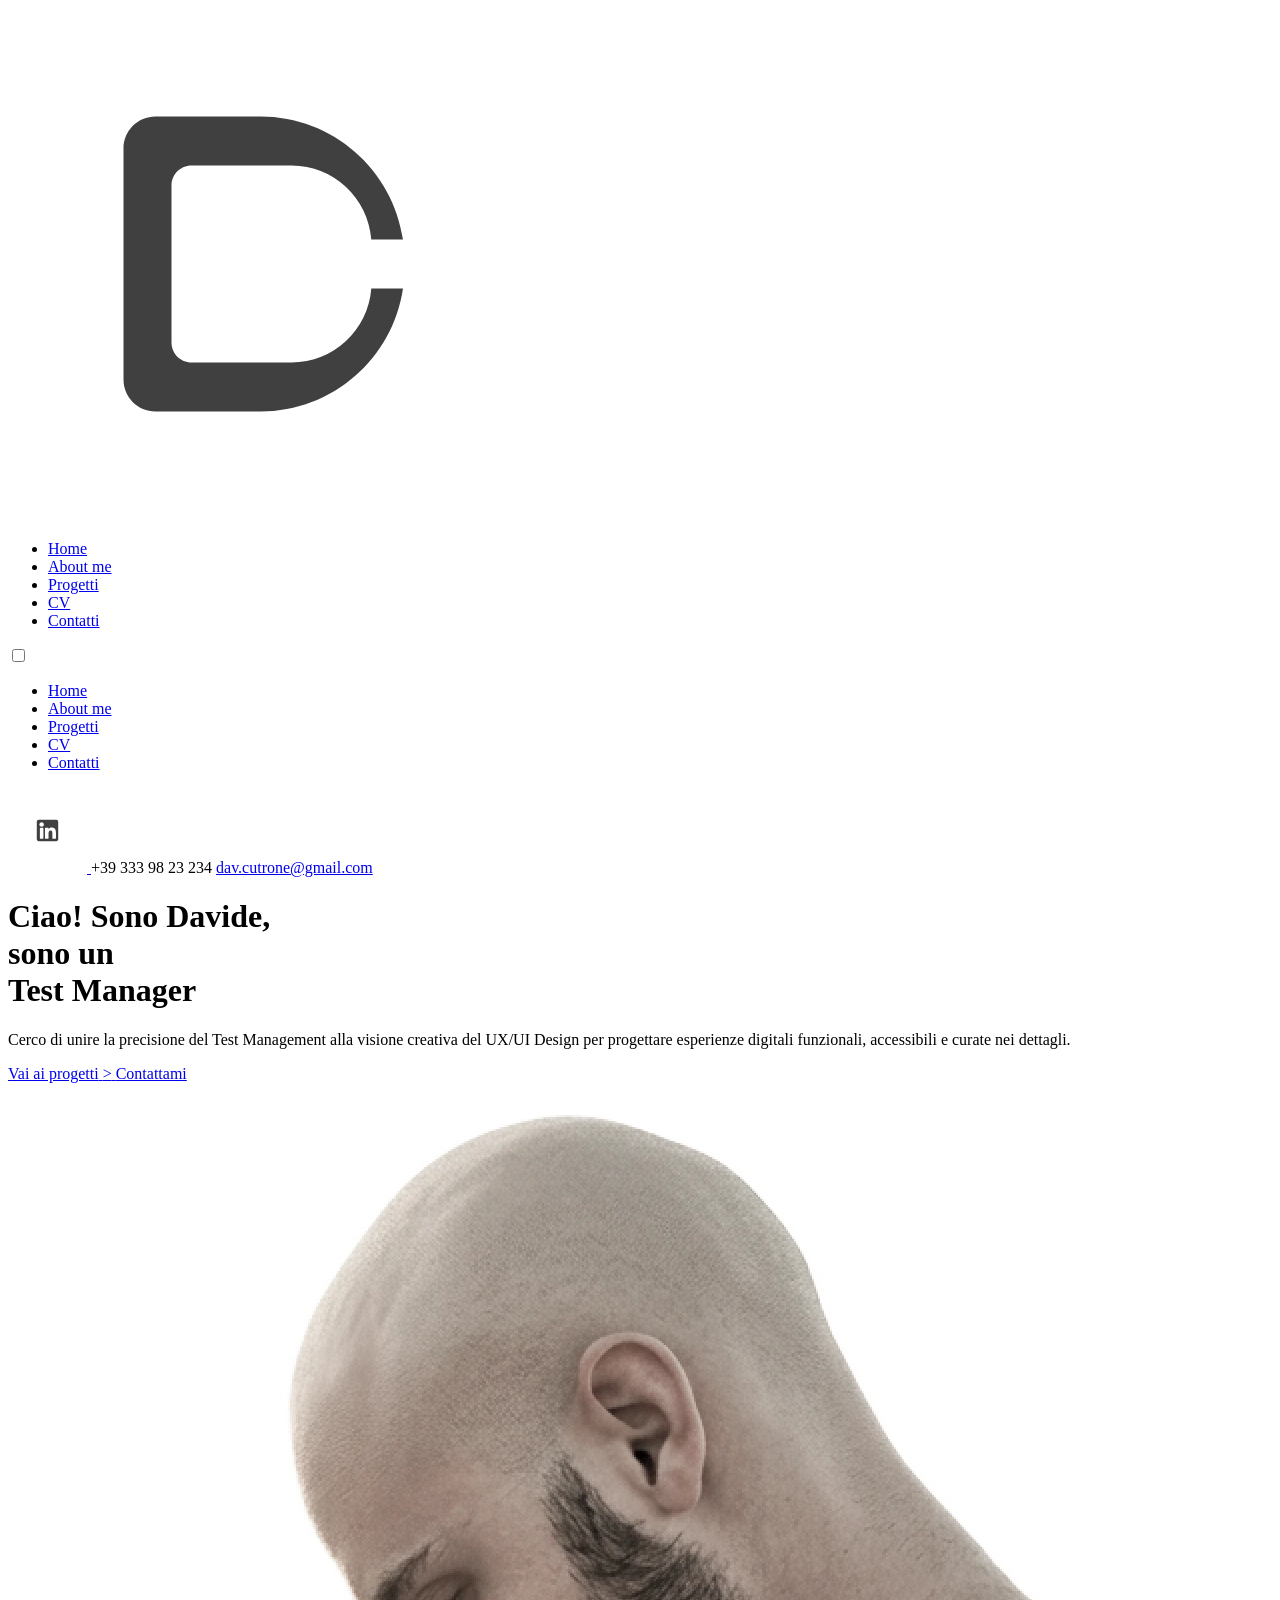
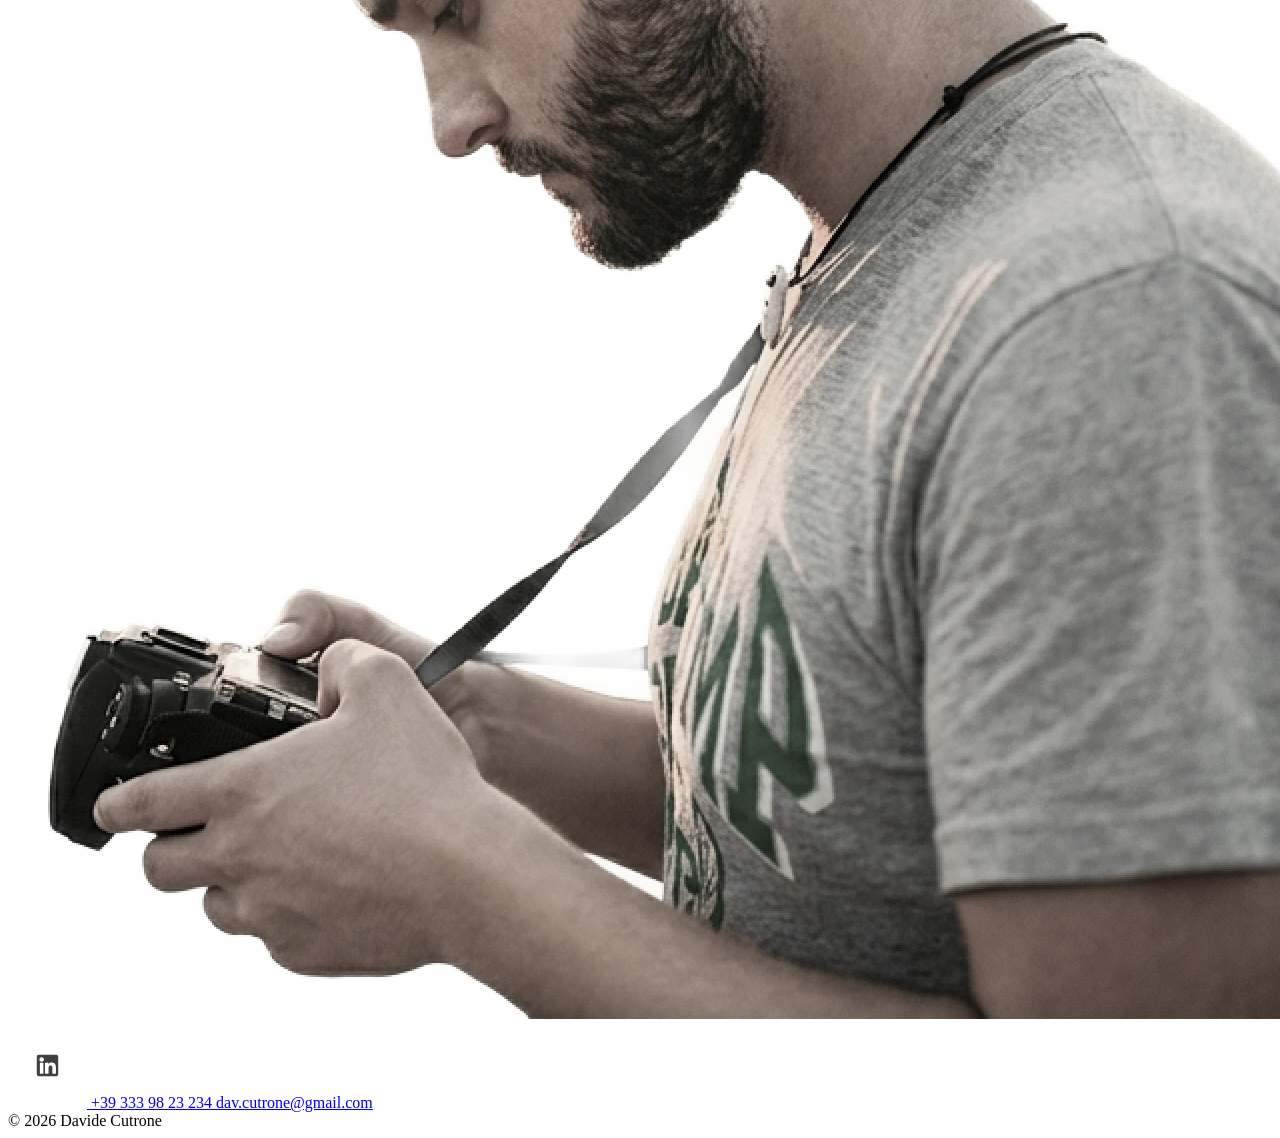
<file: cv_pureHtml.html>
<!DOCTYPE html>
<html lang="en">

<head>
  <meta charset="UTF-8">
  <meta name="viewport" content="width=device-width, initial-scale=1.0">
  <title>Davide Cutrone | UX/UI Designer & Test Manager</title>
  <meta name="description" content="Sono Davide Cutrone, UX/UI Designer e Test Manager. Esplora i miei progetti digitali, il mio percorso e la mia visione orientata all'accessibilità.">
  <!-- Fonts -->
  <!-- <link rel="preconnect" href="https://fonts.googleapis.com">
  <link rel="preconnect" href="https://fonts.gstatic.com" crossorigin>
  <link
    href="https://fonts.googleapis.com/css2?family=Roboto:ital,wght@0,100..900;1,100..900&family=Space+Mono:ital,wght@0,400;0,700;1,400;1,700&display=swap"
    rel="stylesheet">
  <link rel="preconnect" href="https://fonts.googleapis.com">
  <link rel="preconnect" href="https://fonts.gstatic.com" crossorigin>
  <link
    href="https://fonts.googleapis.com/css2?family=Inter:ital,opsz,wght@0,14..32,100..900;1,14..32,100..900&family=Roboto:ital,wght@0,100..900;1,100..900&family=Space+Mono:ital,wght@0,400;0,700;1,400;1,700&display=swap"
    rel="stylesheet"> -->

  <!-- Favicon -->
  <!-- <link rel="icon" type="image/x-icon" href="assets/icons/favicon-dc.ico"> -->

  <!-- Open Graph Meta Tags con URL Assoluti Reali -->
  <!-- <meta property="og:title" content="Davide Cutrone | UX/UI Designer & Test Manager">
  <meta property="og:description" content="Sono Davide Cutrone, UX/UI Designer e Test Manager. Esplora i miei progetti digitali e il mio percorso professionale.">
  <meta property="og:type" content="website">
  <meta property="og:url" content="https://dc88.github.io/dc-portfolio-website/index.html">
  <meta property="og:image" content="https://dc88.github.io/dc-portfolio-website/assets/img/img_copertina.webp">
  <meta property="og:site_name" content="Davide Cutrone Portfolio">
  <meta property="og:locale" content="it_IT"> -->

  <!-- Foglio di stile principale (SCSS compilato in CSS) -->
  <!-- <link rel="stylesheet" href="assets/css/style.css"> -->
</head>

<body class="home-page">
  <!-- <HEADER-BOOTSTRAP> -->

  <header class="site-header">
    <div class="site-container">

      <div class="header-content">

        <!-- Logo -->
        <a class="logo-brand" href="index.html">
          <img src="assets/icons/logo.svg" alt="Logo Davide Cutrone">
        </a>

        <!-- Tasto Burger per mobile -->
        <label for="menu-toggle" class="burger-btn" aria-label="Apri menu">
          <span></span>
          <span></span>
          <span></span>
        </label>

        <!-- Navigazione Desktop -->
        <nav class="desktop-nav">
          <ul>
            <li><a href="index.html" class="active">Home</a></li>
            <li><a href="about.html">About me</a></li>
            <li><a href="progetti.html">Progetti</a></li>
            <li><a href="cv.html">CV</a></li>
            <li><a href="contatti.html">Contatti</a></li>
          </ul>
        </nav>

      </div> <!-- Chiusura header-content -->

      <!-- CHECKBOX SPOSTATO QUI (Sullo stesso livello di mobile-menu-overlay) -->
      <input type="checkbox" id="menu-toggle" class="menu-checkbox">

      <!-- Menu Mobile Overlay -->
      <div class="mobile-menu-overlay">
        <div class="mobile-menu-header">
          <label for="menu-toggle" class="close-btn" aria-label="Chiudi menu">
            <span></span>
            <span></span>
          </label>
        </div>

        <nav class="mobile-nav">
          <ul>
            <li class="active"><span class="active-indicator"></span><a href="index.html">Home</a></li>
            <li><a href="about.html">About me</a></li>
            <li><a href="progetti.html">Progetti</a></li>
            <li><a href="cv.html">CV</a></li>
            <li><a href="contatti.html">Contatti</a></li>
          </ul>
        </nav>

        <div class="mobile-menu-footer">
          <div class="footer-left">
            <a href="https://www.linkedin.com/in/davide-cutrone" target="_blank" rel="noopener" class="social-link">
              <img class="linkedin-icon-mobile" src="assets/icons/icon-linkedin.svg" alt="LinkedIn">
            </a>
            <span>+39 333 98 23 234</span>
            <a href="mailto:dav.cutrone@gmail.com">dav.cutrone@gmail.com</a>
          </div>
        </div>
      </div>

    </div>
  </header>

  <!-- SEZIONE PRINCIPALE (HERO) -->
<main class="hero-section">
  
  <!-- COLONNA DI SINISTRA (SPAN 7) -->
  <div class="hero-content">
    <div class="hero-top">
      <h1>
        Ciao! Sono Davide,<br>
        sono un <br> <span class="animated-role"></span>
      </h1>
    </div>

    <div class="hero-bottom">
      <p class="hero-intro">
        Cerco di unire la precisione del Test Management alla visione creativa del UX/UI Design per progettare esperienze digitali funzionali, accessibili e curate nei dettagli.
      </p>
      <div class="hero-cta-group">
        <a href="progetti.html" class="btn btn-editorial btn-editorial-dark">
          <span>Vai ai progetti</span>
          <span class="cta-arrow">&gt;</span>
        </a>
        <a href="contatti.html" class="btn btn-editorial btn-editorial-outline">
          <span>Contattami</span>
        </a>
      </div>
    </div>
  </div>

  <!-- COLONNA DI DESTRA (SPAN 5) - DEVE RIMANERE QUI -->
  <div class="hero-image">
    <img src="assets/img/img_copertina.webp"
      alt="Foto di Davide, di profilo sinistro, mentre osserva uno scatto dal display della fotocamera">
  </div>

</main>

  <!-- FOOTER -->
  <footer class="site-footer">
    <div class="container-fluid site-container">
      <div class="footer-row">

        <!-- Contatti e Social (Sinistra) -->
        <div class="footer-left-group">
          <!-- Icona LinkedIn -->
          <a href="https://www.linkedin.com/in/davide-cutrone-9b77541b6/" target="_blank" rel="noopener noreferrer"
            class="footer-social-link" aria-label="LinkedIn">
            <img src="assets/icons/icon-linkedin.svg" alt="LinkedIn" class="footer-linkedin-svg">
          </a>

          <span class="footer-divider"></span>

          <!-- Telefono -->
          <a href="tel:+393339823234" class="footer-link">
            +39 333 98 23 234
          </a>

          <span class="footer-divider"></span>

          <!-- Email -->
          <a href="mailto:dav.cutrone@gmail.com" class="footer-link">
            dav.cutrone@gmail.com
          </a>
        </div>

        <!-- Copyright (Destra) -->
        <div class="footer-copy">
          &copy; 2026 Davide Cutrone
        </div>

      </div>
    </div>
  </footer>
  <!-- Bootstrap 5 JS Bundle -->
  <script src="https://cdn.jsdelivr.net/npm/bootstrap@5.3.3/dist/js/bootstrap.bundle.min.js"></script>
  <script src="assets/js/main.js"></script>
</body>

</html>
</file>
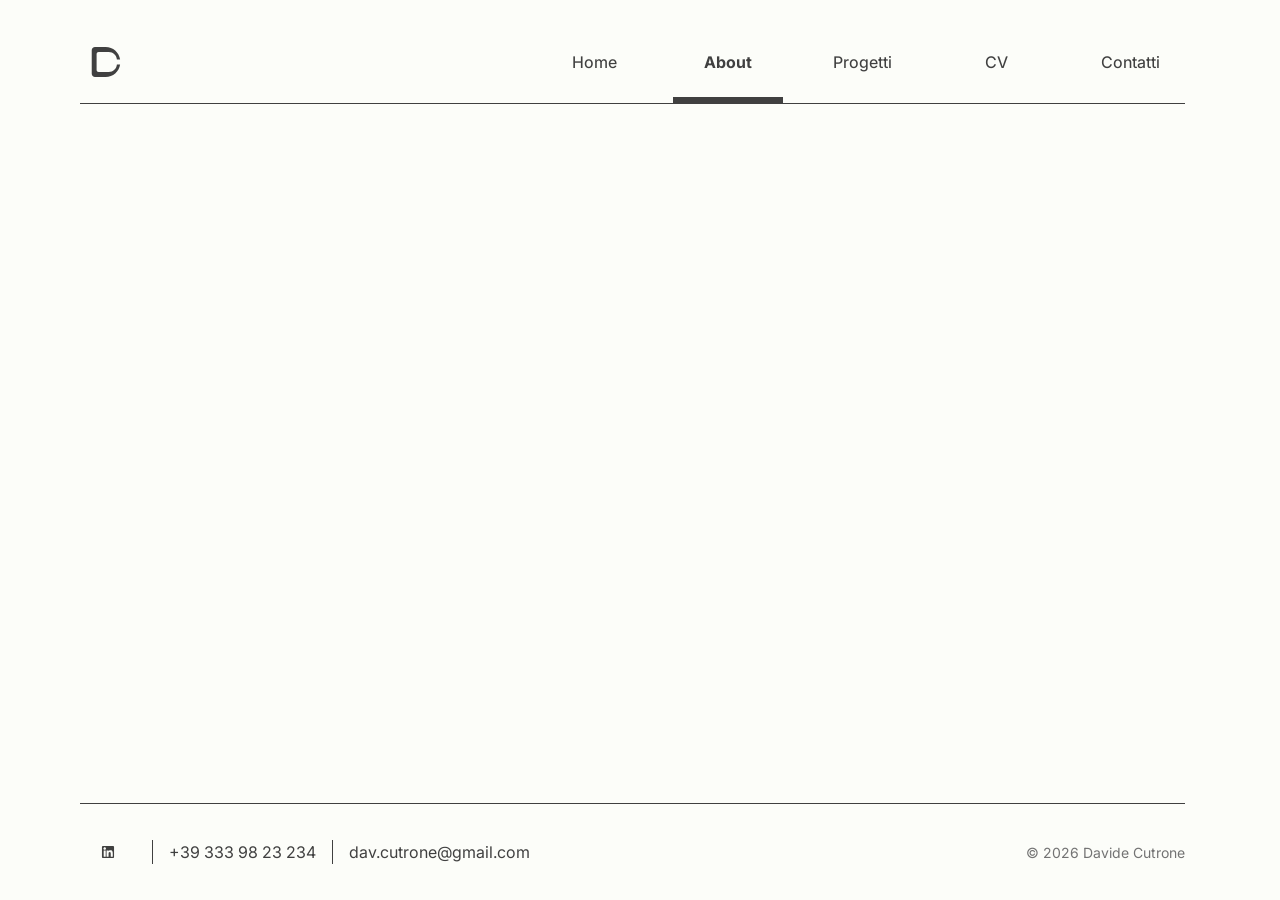
<file: header_footer_menumobile.html>
<!DOCTYPE html>
<html lang="en">

<head>
  <meta charset="UTF-8">
  <meta name="viewport" content="width=device-width, initial-scale=1.0">
  <title>Davide Cutrone | UX/UI Designer & Test Manager</title>
  <meta name="description" content="Portfolio professionale di Davide Cutrone">
 <!-- Fonts -->
  <link rel="preconnect" href="https://fonts.googleapis.com">
  <link rel="preconnect" href="https://fonts.gstatic.com" crossorigin>
  <link href="https://fonts.googleapis.com/css2?family=Roboto:ital,wght@0,100..900;1,100..900&family=Space+Mono:ital,wght@0,400;0,700;1,400;1,700&display=swap"
    rel="stylesheet">
    <link rel="preconnect" href="https://fonts.googleapis.com">
    <link rel="preconnect" href="https://fonts.gstatic.com" crossorigin>
    <link href="https://fonts.googleapis.com/css2?family=Inter:ital,opsz,wght@0,14..32,100..900;1,14..32,100..900&family=Roboto:ital,wght@0,100..900;1,100..900&family=Space+Mono:ital,wght@0,400;0,700;1,400;1,700&display=swap" rel="stylesheet"> 


  <!-- Favicon -->
  <link rel="icon" type="image/x-icon" href="assets/icons/favicon-dc.ico">

  <!-- Open Graph Meta Tags -->
  <meta property="og:title" content="Davide Cutrone | UX/UI Designer & Test Manager">
  <meta property="og:description" content="Esplora i progetti UX/UI e il percorso professionale di Davide Cutrone.">
  <meta property="og:type" content="website">
  <meta property="og:url" content="#">
  <meta property="og:image" content="#">
  <meta property="og:site_name" content="Davide Cutrone Portfolio">
  <meta property="og:locale" content="it_IT">

  <!-- Foglio di stile principale (SCSS compilato in CSS) -->
  <link rel="stylesheet" href="assets/css/style.css">

</head>
<body> 
<!-- HEADER-BOOTSTRAP -->
<header class="site-header">
  <div class="site-container">
    
    <div class="header-content">
      
      <!-- Logo -->
      <a class="logo-brand" href="index.html">
        <img src="assets/icons/logo.svg" alt="Logo Davide Cutrone">
      </a>

      <!-- Tasto Burger per mobile -->
      <label for="menu-toggle" class="burger-btn" aria-label="Apri menu">
        <span></span>
        <span></span>
        <span></span>
      </label>

      <!-- Navigazione Desktop -->
      <nav class="desktop-nav">
        <ul>
          <li><a href="index.html">Home</a></li>
          <li><a href="about.html" class="active">About</a></li>
          <li><a href="progetti.html">Progetti</a></li>
          <li><a href="cv.html">CV</a></li>
          <li><a href="contatti.html">Contatti</a></li>
        </ul>
      </nav>

    </div> <!-- Chiusura header-content -->

    <!-- CHECKBOX SPOSTATO QUI (Sullo stesso livello di mobile-menu-overlay) -->
    <input type="checkbox" id="menu-toggle" class="menu-checkbox">

    <!-- Menu Mobile Overlay -->
    <div class="mobile-menu-overlay">
      <div class="mobile-menu-header">
        <label for="menu-toggle" class="close-btn" aria-label="Chiudi menu">
          <span></span>
          <span></span>
        </label>
      </div>
      
      <nav class="mobile-nav">
        <ul>
          <li><a href="index.html">Home</a></li>
          <li class="active">
            <span class="active-indicator"></span>
            <a href="about.html">About</a>
          </li>
          <li><a href="progetti.html">Progetti</a></li>
          <li><a href="cv.html">CV</a></li>
          <li><a href="contatti.html">Contatti</a></li>
        </ul>
      </nav>

      <div class="mobile-menu-footer">
        <div class="footer-left">
          <a href="https://www.linkedin.com/in/davide-cutrone" target="_blank" rel="noopener" class="social-link">
            <img class="linkedin-icon-mobile" src="assets/icons/icon-linkedin.svg" alt="LinkedIn">
          </a>
          <span>+39 333 98 23 234</span>
          <a href="mailto:dav.cutrone@gmail.com">dav.cutrone@gmail.com</a>
        </div>
      </div>
    </div>

  </div>
</header>
<!-- HEADER-BOOTSTRAP -->















<!-- FOOTER-BOOTSTRAP -->


<footer class="site-footer">
  <div class="container-fluid site-container">
    <div class="footer-row">
      
      <!-- Contatti e Social (Sinistra) -->
      <div class="footer-left-group">
        <!-- Icona LinkedIn -->
        <a href="https://www.linkedin.com/in/davide-cutrone-9b77541b6/" target="_blank" rel="noopener noreferrer" class="footer-social-link" aria-label="LinkedIn">
          <img src="assets/icons/icon-linkedin.svg" alt="LinkedIn" class="footer-linkedin-svg">
        </a>
        
        <span class="footer-divider"></span>

        <!-- Telefono -->
        <a href="tel:+393339823234" class="footer-link">
          +39 333 98 23 234
        </a>

        <span class="footer-divider"></span>

        <!-- Email -->
        <a href="mailto:dav.cutrone@gmail.com" class="footer-link">
          dav.cutrone@gmail.com
        </a>
      </div>

      <!-- Copyright (Destra) -->
      <div class="footer-copy">
        &copy; 2026 Davide Cutrone
      </div>

    </div>
  </div>
</footer>
<!-- FOOTER-BOOTSTRAP -->
  <script src="https://cdn.jsdelivr.net/npm/bootstrap@5.3.3/dist/js/bootstrap.bundle.min.js"></script>
  <script src="assets/js/main.js"></script>











































</body>
</file>
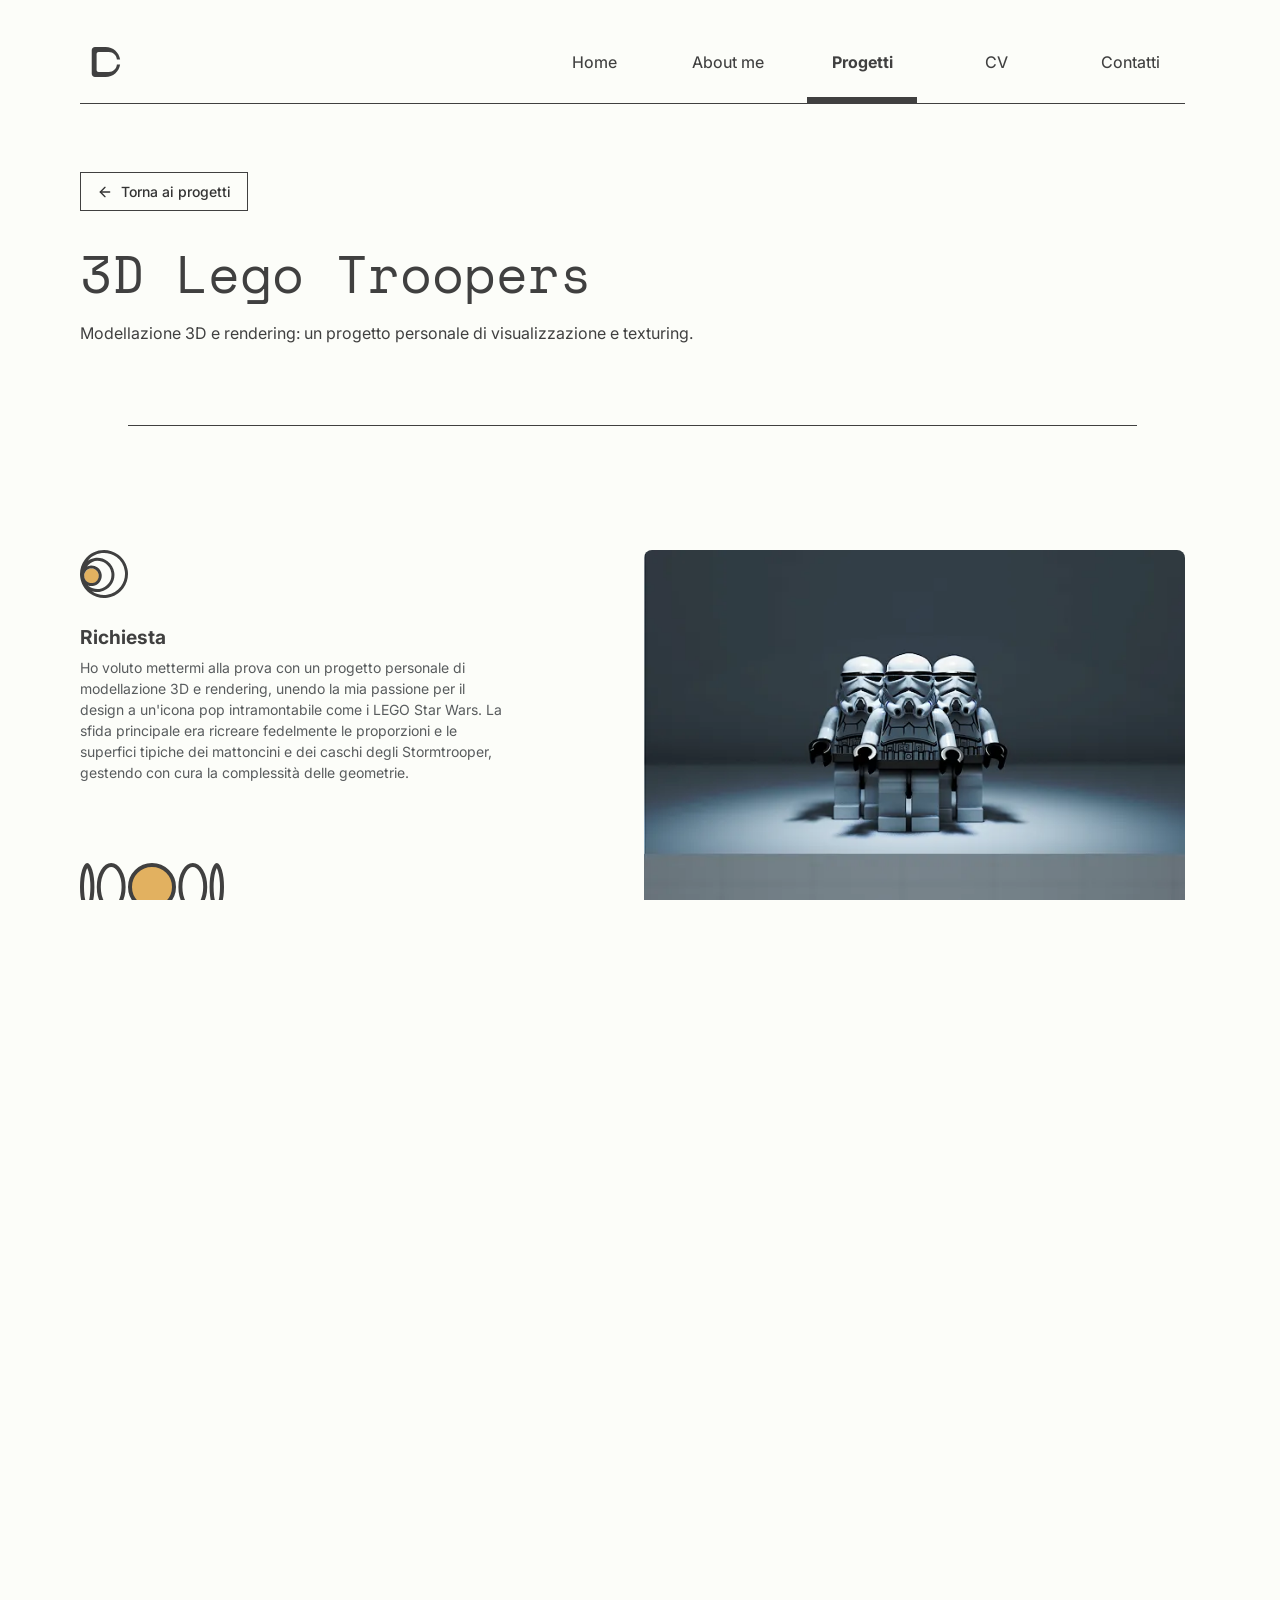
<file: progetti-3d.html>
<!DOCTYPE html>
<html lang="en">

<head>
  <meta charset="UTF-8">
  <meta name="viewport" content="width=device-width, initial-scale=1.0">
  <title>Davide Cutrone | Progetti 3D & Modellazione</title>
  <meta name="description" content="Scopri i progetti di modellazione e grafica 3D realizzati da Davide Cutrone: esplorazione di forme, texture e rendering visivi.">
  <!-- Fonts -->
  <link rel="preconnect" href="https://fonts.googleapis.com">
  <link rel="preconnect" href="https://fonts.gstatic.com" crossorigin>
  <link
    href="https://fonts.googleapis.com/css2?family=Roboto:ital,wght@0,100..900;1,100..900&family=Space+Mono:ital,wght@0,400;0,700;1,400;1,700&display=swap"
    rel="stylesheet">
  <link rel="preconnect" href="https://fonts.googleapis.com">
  <link rel="preconnect" href="https://fonts.gstatic.com" crossorigin>
  <link
    href="https://fonts.googleapis.com/css2?family=Inter:ital,opsz,wght@0,14..32,100..900;1,14..32,100..900&family=Roboto:ital,wght@0,100..900;1,100..900&family=Space+Mono:ital,wght@0,400;0,700;1,400;1,700&display=swap"
    rel="stylesheet">


  <!-- Favicon -->
  <link rel="icon" type="image/x-icon" href="assets/icons/favicon-dc.ico">

 <!-- Open Graph Meta Tags con URL Assoluti Reali -->
  <meta property="og:title" content="Davide Cutrone | Progetti 3D">
  <meta property="og:description" content="Esplora i progetti di modellazione e rendering 3D di Davide Cutrone.">
  <meta property="og:type" content="website">
  <meta property="og:url" content="https://dc88.github.io/dc-portfolio-website/progetti-3d.html"> <!-- Verifica che il nome file sia corretto -->
  <meta property="og:image" content="https://dc88.github.io/dc-portfolio-website/assets/img/trooper/web-trooper_7.webp">
  <meta property="og:site_name" content="Davide Cutrone Portfolio">
  <meta property="og:locale" content="it_IT">

  <!-- Foglio di stile principale (SCSS compilato in CSS) -->
  <link rel="stylesheet" href="assets/css/style.css">

</head>


<body>

  <!-- Header -->
  <header class="site-header">
    <div class="site-container">

      <div class="header-content">

        <!-- Logo -->
        <a class="logo-brand" href="index.html">
          <img src="assets/icons/logo.svg" alt="Logo Davide Cutrone">
        </a>

        <!-- Tasto Burger per mobile -->
        <label for="menu-toggle" class="burger-btn" aria-label="Apri menu">
          <span></span>
          <span></span>
          <span></span>
        </label>

        <!-- Navigazione Desktop -->
        <nav class="desktop-nav">
          <ul>
            <li><a href="index.html">Home</a></li>
            <li><a href="about.html">About me</a></li>
            <li><a href="progetti.html" class="active">Progetti</a></li>
            <li><a href="cv.html">CV</a></li>
            <li><a href="contatti.html">Contatti</a></li>
          </ul>
        </nav>

      </div> <!-- Chiusura header-content -->

      <!-- CHECKBOX SPOSTATO QUI (Sullo stesso livello di mobile-menu-overlay) -->
      <input type="checkbox" id="menu-toggle" class="menu-checkbox">

      <!-- Menu Mobile Overlay -->
      <div class="mobile-menu-overlay">
        <div class="mobile-menu-header">
          <label for="menu-toggle" class="close-btn" aria-label="Chiudi menu">
            <span></span>
            <span></span>
          </label>
        </div>

        <nav class="mobile-nav">
          <ul>
            <li><a href="index.html">Home</a></li>
            <li><a href="about.html">About me</a></li>
            <li class="active"><span class="active-indicator"></span><a href="progetti.html">Progetti</a></li>
            <li><a href="cv.html">CV</a></li>
            <li><a href="contatti.html">Contatti</a></li>
          </ul>
        </nav>

        <div class="mobile-menu-footer">
          <div class="footer-left">
            <a href="https://www.linkedin.com/in/davide-cutrone" target="_blank" rel="noopener" class="social-link">
              <img class="linkedin-icon-mobile" src="assets/icons/icon-linkedin.svg" alt="LinkedIn">
            </a>
            <span>+39 333 98 23 234</span>
            <a href="mailto:dav.cutrone@gmail.com">dav.cutrone@gmail.com</a>
          </div>
        </div>
      </div>

    </div>
  </header>
  <main class="site-main">

    <!-- I MIEI PROGETTI - TITLE -->
    <section class="about-hero projects-hero">


      <div class="container-fluid p-0">
        <!-- Link Torna ai Progetti -->
        <div class="mb-4">
          <a href="progetti.html" class="btn-secondary-custom">
            <svg xmlns="http://www.w3.org/2000/svg" width="16" height="16" viewBox="0 0 24 24" fill="none"
              stroke="currentColor" stroke-width="2" stroke-linecap="round" stroke-linejoin="round">
              <line x1="19" y1="12" x2="5" y2="12"></line>
              <polyline points="12 19 5 12 12 5"></polyline>
            </svg>
            <span>Torna ai progetti</span>
          </a>
        </div>
        <!-- Titolo Sezione -->
        <h1 class="section-title">3D Lego Troopers</h1>
        <p class="section-subtitle">Modellazione 3D e rendering: un progetto personale di visualizzazione e texturing.</p>

        <!-- Griglia Bootstrap 5: Row centrata con gap reattivo -->
        <div class="row align-items-center justify-content-center g-4 g-lg-5">


        </div>
    </section>

    <!-- Divider -->
    <div class="page-title-divider-wrapper-large">
      <div class="site-container">
        <div class="divider-h"></div>
      </div>
    </div>
    <!-- I MIEI PROGETTI - TITLE fine-->


   <!-- SEZIONE DETTAGLIO POSTERS (LAYOUT 5 - 1 - 6) -->
<section class="project-detail-section py-4 py-lg-5">
  <div class="site-container project-container">
    <div class="row gy-5 gx-lg-4 align-items-start">

      <!-- SEZIONE 1: 5 COLONNE (Richiesta, Soluzione, Risultato) -->
      <div class="col-12 col-lg-5 col-sticky-parent">
        <div class="project-info-sticky pe-lg-3">

          <!-- Blocco 1: Richiesta -->
          <div class="info-block mb-4 mb-lg-5">
            <div class="info-icon mb-2">
              <img class="icon-richiesta  " src="assets/icons/icon-richiesta.svg" alt="icona con cerchi concentrici">
                <path d="M12 2a10 10 0 1 0 10 10A10 10 0 0 0 12 2zm0 18a8 8 0 1 1 8-8 8 8 0 0 1-8 8z"/>
                <circle cx="12" cy="12" r="3"/>
              </svg>
            </div>
            <p class="h5 fw-bold mb-2">Richiesta</p>
            <p class="text-muted small">
Ho voluto mettermi alla prova con un progetto personale di modellazione 3D e rendering, unendo la mia passione per il design a un'icona pop intramontabile come i LEGO Star Wars. La sfida principale era ricreare fedelmente le proporzioni e le superfici tipiche dei mattoncini e dei caschi degli Stormtrooper, gestendo con cura la complessità delle geometrie.          </div>

          <!-- Blocco 2: Soluzione -->
          <div class="info-block mb-4 mb-lg-5">
            <div class="info-icon mb-2">
              <img class="icon-soluzione" src="assets/icons/icon-soluzione.svg" alt="icona con cerchi allineati">
                <rect x="3" y="3" width="7" height="7"/>
                <rect x="14" y="3" width="7" height="7"/>
                <rect x="14" y="14" width="7" height="7"/>
                <rect x="3" y="14" width="7" height="7"/>
              </svg>
            </div>
            <p class="h5 fw-bold mb-2">Soluzione</p>
            <p class="text-muted small">
Per sviluppare il progetto ho utilizzato 3ds Max e Vray, curando ogni fase della pipeline: dalla creazione del wireframe poligonale fino allo studio dei materiali e dell'illuminazione. Ho lavorato sul bilanciamento delle luci e dei riflessi per conferire ai soggetti un aspetto plastico ma realistico, rifinendo poi l'impatto visivo finale in post-produzione con Photoshop.          </div>

          <!-- Blocco 3: Risultato -->
          <div class="info-block">
            <div class="info-icon mb-2">
              <img class="icon-risultato" src="assets/icons/icon-risultato.svg" alt="icona con cerchi allineati">
                <polygon points="12 2 15.09 8.26 22 9.27 17 14.14 18.18 21.02 12 17.77 5.82 21.02 7 14.14 2 9.27 8.91 8.26 12 2"/>
              </svg>
            </div>
            <p class="h5 fw-bold mb-2">Risultato</p>
            <p class="text-muted small">
Il risultato è un set di rendering puliti e dettagliati che mettono in risalto la precisione della modellazione e il passaggio evolutivo dal wireframe al rendering finale texturizzato. Un esercizio di visualizzazione 3D che unisce rigore tecnico e ricerca estetica in un unico flusso di lavoro.          </div>

        </div>
      </div>

      <!-- SEZIONE 2: 1 COLONNA (Divider Verticale Animato) -->
      <div class="col-12 col-lg-1 d-none d-lg-flex justify-content-center align-self-stretch about-hero-divider ">
        
        <div class="about-hero-divider" aria-hidden="true"></div>
        </div>
      

      <!-- SEZIONE 3: 6 COLONNE (Immagini Poster Incolonnate) -->
      <div class="col-12 col-lg-6">
        <div class="poster-gallery-stack d-flex flex-column gap-4 gap-lg-5">

          <!-- Poster 1 -->
          <div class="poster-card rounded-3 overflow-hidden">
            <img src="assets/img/trooper/3d-troopers.webp" alt="rendering sequence per lego trooper" class="img-fluid w-100" loading="lazy">
          </div>

          

         </div>

        <!-- Pulsante Torna ai Progetti in Fondo -->
        <div class="mt-5 pt-3 text-start">
          <a href="progetti.html" class="btn-secondary-custom">
            <svg xmlns="http://www.w3.org/2000/svg" width="16" height="16" viewBox="0 0 24 24" fill="none"
              stroke="currentColor" stroke-width="2" stroke-linecap="round" stroke-linejoin="round">
              <line x1="19" y1="12" x2="5" y2="12"></line>
              <polyline points="12 19 5 12 12 5"></polyline>
            </svg>
            <span>Torna ai progetti</span>
          </a>
        </div>
      </div>

    </div>
  </div>
</section>

    <div class="page-title-divider-wrapper-large">
      <div class="site-container">
        <div class="divider-h"></div>
      </div>
    </div>


    <!-- ABOUT PAGE -  SEZIONE PRESENTIAMOCI -->
    <section class="contact-section">
      <div class="site-container">
        <div class="contact-grid-wrapper">

          <!-- Titolo di sezione (occupa 4 colonne su desktop) -->
          <h2 class="section-title-presentiamoci">Presentiamoci</h2>

          <!-- Contenitore CTA (occupa le restanti colonne e centra il pulsante) -->
          <div class="contact-cta-wrapper">
            <a href="contatti.html"
              class="btn btn-editorial btn-editorial-dark d-inline-flex align-items-center justify-content-between gap-5">
              <span>Contattami</span>
              <span class="arrow-icon">&gt;</span>
            </a>
          </div>

        </div>
      </div>
    </section>


  </main>









  <!-- FOOTER -->
  <footer class="site-footer">
    <div class="container-fluid site-container">
      <div class="footer-row">

        <!-- Contatti e Social (Sinistra) -->
        <div class="footer-left-group">
          <!-- Icona LinkedIn -->
          <a href="https://www.linkedin.com/in/davide-cutrone-9b77541b6/" target="_blank" rel="noopener noreferrer"
            class="footer-social-link" aria-label="LinkedIn">
            <img src="assets/icons/icon-linkedin.svg" alt="LinkedIn" class="footer-linkedin-svg">
          </a>

          <span class="footer-divider"></span>

          <!-- Telefono -->
          <a href="tel:+393339823234" class="footer-link">
            +39 333 98 23 234
          </a>

          <span class="footer-divider"></span>

          <!-- Email -->
          <a href="mailto:dav.cutrone@gmail.com" class="footer-link">
            dav.cutrone@gmail.com
          </a>
        </div>

        <!-- Copyright (Destra) -->
        <div class="footer-copy">
          &copy; 2026 Davide Cutrone
        </div>

      </div>
    </div>



  </footer>
  
  <!-- Bootstrap 5 JS Bundle -->
  <script src="https://cdn.jsdelivr.net/npm/bootstrap@5.3.3/dist/js/bootstrap.bundle.min.js"></script>
  <script src="assets/js/main.js"></script>


</body>


<!-- LIGHTBOX MODAL BOOTSTRAP -->
<div class="modal fade" id="lightboxModal" tabindex="-1" aria-hidden="true">
  <div class="modal-dialog modal-dialog-centered modal-xl">
    <div class="modal-content bg-dark border-0">

      <!-- Pulsante Chiudi (X) -->
      <div class="modal-header border-0 pb-0 position-absolute w-100 top-0 end-0 z-3 p-3">
        <button type="button" class="btn-close btn-close-white ms-auto" data-bs-dismiss="modal"
          aria-label="Chiudi"></button>
      </div>

      <div class="modal-body p-0">
        <div id="lightboxCarousel" class="carousel slide carousel-fade" data-bs-ride="false" data-bs-touch="true">

          <!-- Contenitore delle foto grande (popolato via JS) -->
          <div class="carousel-inner" id="carouselInnerContainer"></div>

          <!-- Freccia Sinistra (Precedente) -->
          <button class="carousel-control-prev" type="button" data-bs-target="#lightboxCarousel" data-bs-slide="prev">
            <span class="lightbox-btn">
              <span class="carousel-control-prev-icon" aria-hidden="true"></span>
            </span>
            <span class="visually-hidden">Precedente</span>
          </button>

          <!-- Freccia Destra (Successivo) -->
          <button class="carousel-control-next" type="button" data-bs-target="#lightboxCarousel" data-bs-slide="next">
            <span class="lightbox-btn">
              <span class="carousel-control-next-icon" aria-hidden="true"></span>
            </span>
            <span class="visually-hidden">Successivo</span>
          </button>

        </div>
      </div>

    </div>
  </div>
</div>

</html>
</file>
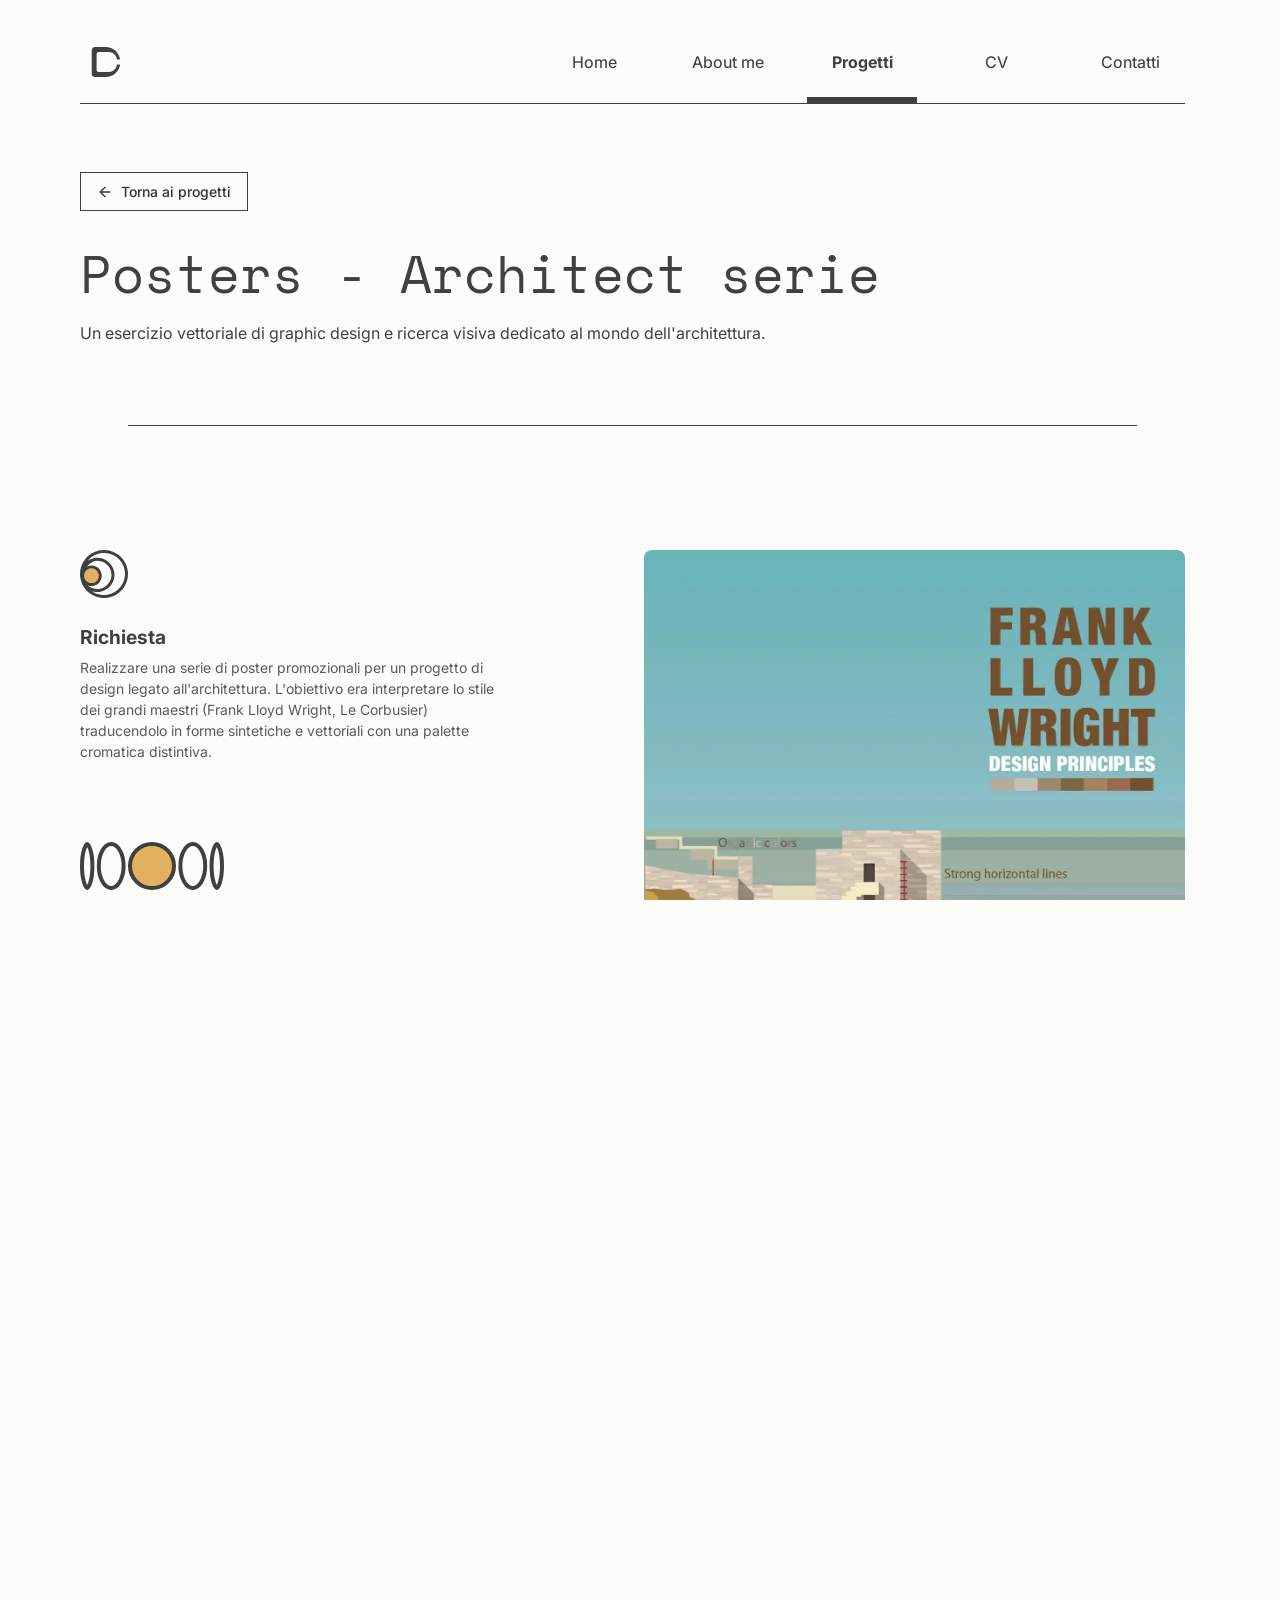
<file: progetti-posters.html>
<!DOCTYPE html>
<html lang="en">

<head>
  <meta charset="UTF-8">
  <meta name="viewport" content="width=device-width, initial-scale=1.0">
  <title>Davide Cutrone | Poster & Graphic Design</title>
  <meta name="description" content="Esplora la collezione di poster e progetti di graphic design realizzati da Davide Cutrone: ricerca tipografica, layout editoriali e composizioni visive.">
  <!-- Fonts -->
  <link rel="preconnect" href="https://fonts.googleapis.com">
  <link rel="preconnect" href="https://fonts.gstatic.com" crossorigin>
  <link
    href="https://fonts.googleapis.com/css2?family=Roboto:ital,wght@0,100..900;1,100..900&family=Space+Mono:ital,wght@0,400;0,700;1,400;1,700&display=swap"
    rel="stylesheet">
  <link rel="preconnect" href="https://fonts.googleapis.com">
  <link rel="preconnect" href="https://fonts.gstatic.com" crossorigin>
  <link
    href="https://fonts.googleapis.com/css2?family=Inter:ital,opsz,wght@0,14..32,100..900;1,14..32,100..900&family=Roboto:ital,wght@0,100..900;1,100..900&family=Space+Mono:ital,wght@0,400;0,700;1,400;1,700&display=swap"
    rel="stylesheet">


  <!-- Favicon -->
  <link rel="icon" type="image/x-icon" href="assets/icons/favicon-dc.ico">

  <!-- Open Graph Meta Tags -->
  <meta property="og:title" content="Davide Cutrone | Poster & Graphic Design">
  <meta property="og:description" content="Esplora la collezione di poster e progetti di graphic design di Davide Cutrone.">
  <meta property="og:type" content="website">
  <meta property="og:url" content="https://dc88.github.io/dc-portfolio-website/posters.html"> <!-- Verifica che il nome file HTML sia corretto -->
  <meta property="og:image" content="https://dc88.github.io/dc-portfolio-website/assets/img/posters/glasses.webp">
  <meta property="og:site_name" content="Davide Cutrone Portfolio">
  <meta property="og:locale" content="it_IT">

  <!-- Foglio di stile principale (SCSS compilato in CSS) -->
  <link rel="stylesheet" href="assets/css/style.css">

</head>


<body>

  <!-- Header -->
  <header class="site-header">
    <div class="site-container">

      <div class="header-content">

        <!-- Logo -->
        <a class="logo-brand" href="index.html">
          <img src="assets/icons/logo.svg" alt="Logo Davide Cutrone">
        </a>

        <!-- Tasto Burger per mobile -->
        <label for="menu-toggle" class="burger-btn" aria-label="Apri menu">
          <span></span>
          <span></span>
          <span></span>
        </label>

        <!-- Navigazione Desktop -->
        <nav class="desktop-nav">
          <ul>
            <li><a href="index.html">Home</a></li>
            <li><a href="about.html">About me</a></li>
            <li><a href="progetti.html" class="active">Progetti</a></li>
            <li><a href="cv.html">CV</a></li>
            <li><a href="contatti.html">Contatti</a></li>
          </ul>
        </nav>

      </div> <!-- Chiusura header-content -->

      <!-- CHECKBOX SPOSTATO QUI (Sullo stesso livello di mobile-menu-overlay) -->
      <input type="checkbox" id="menu-toggle" class="menu-checkbox">

      <!-- Menu Mobile Overlay -->
      <div class="mobile-menu-overlay">
        <div class="mobile-menu-header">
          <label for="menu-toggle" class="close-btn" aria-label="Chiudi menu">
            <span></span>
            <span></span>
          </label>
        </div>

        <nav class="mobile-nav">
          <ul>
            <li><a href="index.html">Home</a></li>
            <li><a href="about.html">About me</a></li>
            <li class="active"><span class="active-indicator"></span><a href="progetti.html">Progetti</a></li>
            <li><a href="cv.html">CV</a></li>
            <li><a href="contatti.html">Contatti</a></li>
          </ul>
        </nav>

        <div class="mobile-menu-footer">
          <div class="footer-left">
            <a href="https://www.linkedin.com/in/davide-cutrone" target="_blank" rel="noopener" class="social-link">
              <img class="linkedin-icon-mobile" src="assets/icons/icon-linkedin.svg" alt="LinkedIn">
            </a>
            <span>+39 333 98 23 234</span>
            <a href="mailto:dav.cutrone@gmail.com">dav.cutrone@gmail.com</a>
          </div>
        </div>
      </div>

    </div>
  </header>
  <main class="site-main">

    <!-- I MIEI PROGETTI - TITLE -->
    <section class="about-hero projects-hero">


      <div class="container-fluid p-0">
        <!-- Link Torna ai Progetti -->
        <div class="mb-4">
          <a href="progetti.html" class="btn-secondary-custom">
            <svg xmlns="http://www.w3.org/2000/svg" width="16" height="16" viewBox="0 0 24 24" fill="none"
              stroke="currentColor" stroke-width="2" stroke-linecap="round" stroke-linejoin="round">
              <line x1="19" y1="12" x2="5" y2="12"></line>
              <polyline points="12 19 5 12 12 5"></polyline>
            </svg>
            <span>Torna ai progetti</span>
          </a>
        </div>
        <!-- Titolo Sezione -->
        <h1 class="section-title">Posters - Architect serie</h1>
        <p class="section-subtitle">Un esercizio vettoriale di graphic design e ricerca visiva dedicato al mondo dell'architettura.</p>

        <!-- Griglia Bootstrap 5: Row centrata con gap reattivo -->
        <div class="row align-items-center justify-content-center g-4 g-lg-5">


        </div>
    </section>

    <!-- Divider -->
    <div class="page-title-divider-wrapper-large">
      <div class="site-container">
        <div class="divider-h"></div>
      </div>
    </div>
    <!-- I MIEI PROGETTI - TITLE fine-->


   <!-- SEZIONE DETTAGLIO POSTERS (LAYOUT 5 - 1 - 6) -->
<section class="project-detail-section py-4 py-lg-5">
  <div class="site-container project-container">
    <div class="row gy-5 gx-lg-4 align-items-start">

      <!-- SEZIONE 1: 5 COLONNE (Richiesta, Soluzione, Risultato) -->
      <div class="col-12 col-lg-5 col-sticky-parent">
        <div class="project-info-sticky pe-lg-3">

          <!-- Blocco 1: Richiesta -->
          <div class="info-block mb-4 mb-lg-5">
            <div class="info-icon mb-2">
              <img class="icon-richiesta  " src="assets/icons/icon-richiesta.svg" alt="icona con cerchi concentrici">
                <path d="M12 2a10 10 0 1 0 10 10A10 10 0 0 0 12 2zm0 18a8 8 0 1 1 8-8 8 8 0 0 1-8 8z"/>
                <circle cx="12" cy="12" r="3"/>
              </svg>
            </div>
            <p class="h5 fw-bold mb-2">Richiesta</p>
            <p class="text-muted small">
              Realizzare una serie di poster promozionali per un progetto di design legato all'architettura. L'obiettivo era interpretare lo stile dei grandi maestri (Frank Lloyd Wright, Le Corbusier) traducendolo in forme sintetiche e vettoriali con una palette cromatica distintiva.
            </p>
          </div>

          <!-- Blocco 2: Soluzione -->
          <div class="info-block mb-4 mb-lg-5">
            <div class="info-icon mb-2">
              <img class="icon-soluzione" src="assets/icons/icon-soluzione.svg" alt="icona con cerchi allineati">
                <rect x="3" y="3" width="7" height="7"/>
                <rect x="14" y="3" width="7" height="7"/>
                <rect x="14" y="14" width="7" height="7"/>
                <rect x="3" y="14" width="7" height="7"/>
              </svg>
            </div>
            <p class="h5 fw-bold mb-2">Soluzione</p>
            <p class="text-muted small">
              Analisi delle geometrie e dei materiali iconici di ciascun architetto. Utilizzo di una griglia compositiva modulare per mantenere coerenza visiva su tutta la serie, bilanciando elementi tipografici e illustrativi vettoriali.
            </p>
          </div>

          <!-- Blocco 3: Risultato -->
          <div class="info-block">
            <div class="info-icon mb-2">
              <img class="icon-risultato" src="assets/icons/icon-risultato.svg" alt="icona con cerchi allineati">
                <polygon points="12 2 15.09 8.26 22 9.27 17 14.14 18.18 21.02 12 17.77 5.82 21.02 7 14.14 2 9.27 8.91 8.26 12 2"/>
              </svg>
            </div>
            <p class="h5 fw-bold mb-2">Risultato</p>
            <p class="text-muted small">
              Una collezione di poster ad alta risoluzione pronti per la stampa e per l'esposizione digitale, apprezzata per il rigore geometrico e la rielaborazione contemporanea delle opere classiche.
            </p>
          </div>

        </div>
      </div>

      <!-- SEZIONE 2: 1 COLONNA (Divider Verticale Animato) -->
      <div class="col-12 col-lg-1 d-none d-lg-flex justify-content-center align-self-stretch about-hero-divider ">
        
        <div class="about-hero-divider" aria-hidden="true"></div>
        </div>
      

      <!-- SEZIONE 3: 6 COLONNE (Immagini Poster Incolonnate) -->
      <div class="col-12 col-lg-6">
        <div class="poster-gallery-stack d-flex flex-column gap-4 gap-lg-5">

          <!-- Poster 1 -->
          <div class="poster-card rounded-3 overflow-hidden">
            <img src="assets/img/posters/FLW1_.webp" alt="Poster Frank Lloyd Wright" class="img-fluid w-100" loading="lazy">
          </div>

          <div class="poster-card rounded-3 overflow-hidden">
            <img src="assets/img/posters/FLW2_.webp" alt="Poster Frank Lloyd Wright" class="img-fluid w-100" loading="lazy">
          </div>

          <!-- Poster 2 -->
          <div class="poster-card rounded-3 overflow-hidden">
            <img src="assets/img/posters/LC1.webp" alt="Poster Le Corbusier" class="img-fluid w-100" loading="lazy">
          </div>

          <div class="poster-card rounded-3 overflow-hidden">
            <img src="assets/img/posters/LC2.webp" alt="Poster Le Corbusier" class="img-fluid w-100" loading="lazy">
          </div>

          <!-- Poster 3 -->
          <div class="poster-card rounded-3 overflow-hidden">
            <img src="assets/img/posters/MVDR-black.webp" alt="Poster Architettura" class="img-fluid w-100" loading="lazy">
          </div>

          <div class="poster-card rounded-3 overflow-hidden">
            <img src="assets/img/posters/MVDR-cyan.webp" alt="Poster Architettura" class="img-fluid w-100" loading="lazy">
          </div>

        </div>

        <!-- Pulsante Torna ai Progetti in Fondo -->
        <div class="mt-5 pt-3 text-start">
          <a href="progetti.html" class="btn-secondary-custom">
            <svg xmlns="http://www.w3.org/2000/svg" width="16" height="16" viewBox="0 0 24 24" fill="none"
              stroke="currentColor" stroke-width="2" stroke-linecap="round" stroke-linejoin="round">
              <line x1="19" y1="12" x2="5" y2="12"></line>
              <polyline points="12 19 5 12 12 5"></polyline>
            </svg>
            <span>Torna ai progetti</span>
          </a>
        </div>
      </div>

    </div>
  </div>
</section>

    <div class="page-title-divider-wrapper-large">
      <div class="site-container">
        <div class="divider-h"></div>
      </div>
    </div>


    <!-- ABOUT PAGE -  SEZIONE PRESENTIAMOCI -->
    <section class="contact-section">
      <div class="site-container">
        <div class="contact-grid-wrapper">

          <!-- Titolo di sezione (occupa 4 colonne su desktop) -->
          <h2 class="section-title-presentiamoci">Presentiamoci</h2>

          <!-- Contenitore CTA (occupa le restanti colonne e centra il pulsante) -->
          <div class="contact-cta-wrapper">
            <a href="contatti.html"
              class="btn btn-editorial btn-editorial-dark d-inline-flex align-items-center justify-content-between gap-5">
              <span>Contattami</span>
              <span class="arrow-icon">&gt;</span>
            </a>
          </div>

        </div>
      </div>
    </section>


  </main>









  <!-- FOOTER -->
  <footer class="site-footer">
    <div class="container-fluid site-container">
      <div class="footer-row">

        <!-- Contatti e Social (Sinistra) -->
        <div class="footer-left-group">
          <!-- Icona LinkedIn -->
          <a href="https://www.linkedin.com/in/davide-cutrone-9b77541b6/" target="_blank" rel="noopener noreferrer"
            class="footer-social-link" aria-label="LinkedIn">
            <img src="assets/icons/icon-linkedin.svg" alt="LinkedIn" class="footer-linkedin-svg">
          </a>

          <span class="footer-divider"></span>

          <!-- Telefono -->
          <a href="tel:+393339823234" class="footer-link">
            +39 333 98 23 234
          </a>

          <span class="footer-divider"></span>

          <!-- Email -->
          <a href="mailto:dav.cutrone@gmail.com" class="footer-link">
            dav.cutrone@gmail.com
          </a>
        </div>

        <!-- Copyright (Destra) -->
        <div class="footer-copy">
          &copy; 2026 Davide Cutrone
        </div>

      </div>
    </div>



  </footer>
  
  <!-- Bootstrap 5 JS Bundle -->
  <script src="https://cdn.jsdelivr.net/npm/bootstrap@5.3.3/dist/js/bootstrap.bundle.min.js"></script>
  <script src="assets/js/main.js"></script>


</body>


<!-- LIGHTBOX MODAL BOOTSTRAP -->
<div class="modal fade" id="lightboxModal" tabindex="-1" aria-hidden="true">
  <div class="modal-dialog modal-dialog-centered modal-xl">
    <div class="modal-content bg-dark border-0">

      <!-- Pulsante Chiudi (X) -->
      <div class="modal-header border-0 pb-0 position-absolute w-100 top-0 end-0 z-3 p-3">
        <button type="button" class="btn-close btn-close-white ms-auto" data-bs-dismiss="modal"
          aria-label="Chiudi"></button>
      </div>

      <div class="modal-body p-0">
        <div id="lightboxCarousel" class="carousel slide carousel-fade" data-bs-ride="false" data-bs-touch="true">

          <!-- Contenitore delle foto grande (popolato via JS) -->
          <div class="carousel-inner" id="carouselInnerContainer"></div>

          <!-- Freccia Sinistra (Precedente) -->
          <button class="carousel-control-prev" type="button" data-bs-target="#lightboxCarousel" data-bs-slide="prev">
            <span class="lightbox-btn">
              <span class="carousel-control-prev-icon" aria-hidden="true"></span>
            </span>
            <span class="visually-hidden">Precedente</span>
          </button>

          <!-- Freccia Destra (Successivo) -->
          <button class="carousel-control-next" type="button" data-bs-target="#lightboxCarousel" data-bs-slide="next">
            <span class="lightbox-btn">
              <span class="carousel-control-next-icon" aria-hidden="true"></span>
            </span>
            <span class="visually-hidden">Successivo</span>
          </button>

        </div>
      </div>

    </div>
  </div>
</div>

</html>
</file>
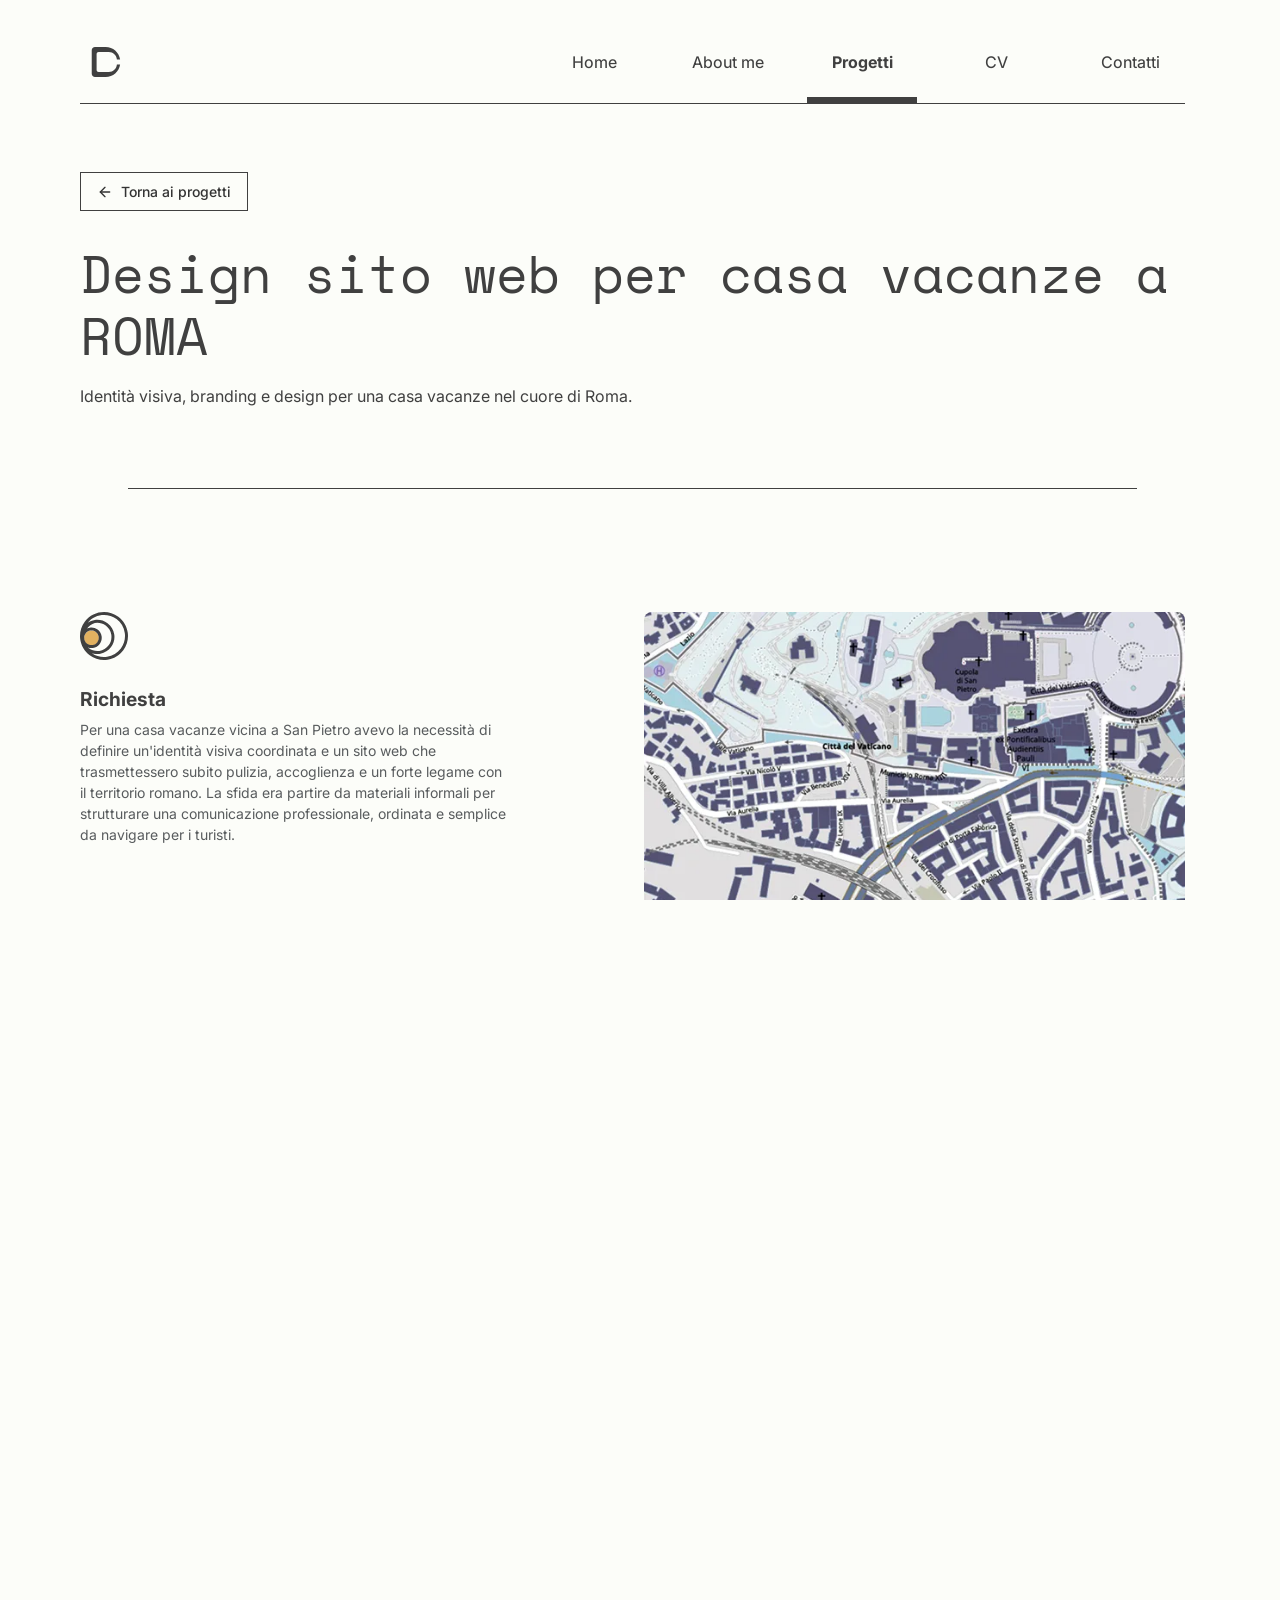
<file: progetti-uxui.html>
<!DOCTYPE html>
<html lang="en">

<head>
  <meta charset="UTF-8">
  <meta name="viewport" content="width=device-width, initial-scale=1.0">
  <title>Davide Cutrone | Progetti UX/UI Design</title>
  <meta name="description" content="Esplora i progetti UX/UI Design di Davide Cutrone: user research, wireframing, prototipazione, service blueprint e interfacce web/mobile accessibili.">
  <!-- Fonts -->
  <link rel="preconnect" href="https://fonts.googleapis.com">
  <link rel="preconnect" href="https://fonts.gstatic.com" crossorigin>
  <link
    href="https://fonts.googleapis.com/css2?family=Roboto:ital,wght@0,100..900;1,100..900&family=Space+Mono:ital,wght@0,400;0,700;1,400;1,700&display=swap"
    rel="stylesheet">
  <link rel="preconnect" href="https://fonts.googleapis.com">
  <link rel="preconnect" href="https://fonts.gstatic.com" crossorigin>
  <link
    href="https://fonts.googleapis.com/css2?family=Inter:ital,opsz,wght@0,14..32,100..900;1,14..32,100..900&family=Roboto:ital,wght@0,100..900;1,100..900&family=Space+Mono:ital,wght@0,400;0,700;1,400;1,700&display=swap"
    rel="stylesheet">


  <!-- Favicon -->
  <link rel="icon" type="image/x-icon" href="assets/icons/favicon-dc.ico">

  <!-- Open Graph Meta Tags -->
  <meta property="og:title" content="Davide Cutrone | Progetti UX/UI Design">
  <meta property="og:description" content="Scopri i case study e le soluzioni di UX/UI Design progettate da Davide Cutrone.">
  <meta property="og:type" content="website">
  <meta property="og:url" content="https://dc88.github.io/dc-portfolio-website/ux-ui.html"> <!-- Verifica che il nome file HTML sia corretto -->
  <meta property="og:image" content="https://dc88.github.io/dc-portfolio-website/assets/img//uxui/SPL_cards.webp">
  <meta property="og:site_name" content="Davide Cutrone Portfolio">
  <meta property="og:locale" content="it_IT">

  <!-- Foglio di stile principale (SCSS compilato in CSS) -->
  <link rel="stylesheet" href="assets/css/style.css">

</head>


<body>

  <!-- Header -->
  <header class="site-header">
    <div class="site-container">

      <div class="header-content">

        <!-- Logo -->
        <a class="logo-brand" href="index.html">
          <img src="assets/icons/logo.svg" alt="Logo Davide Cutrone">
        </a>

        <!-- Tasto Burger per mobile -->
        <label for="menu-toggle" class="burger-btn" aria-label="Apri menu">
          <span></span>
          <span></span>
          <span></span>
        </label>

        <!-- Navigazione Desktop -->
        <nav class="desktop-nav">
          <ul>
            <li><a href="index.html">Home</a></li>
            <li><a href="about.html">About me</a></li>
            <li><a href="progetti.html" class="active">Progetti</a></li>
            <li><a href="cv.html">CV</a></li>
            <li><a href="contatti.html">Contatti</a></li>
          </ul>
        </nav>

      </div> <!-- Chiusura header-content -->

      <!-- CHECKBOX SPOSTATO QUI (Sullo stesso livello di mobile-menu-overlay) -->
      <input type="checkbox" id="menu-toggle" class="menu-checkbox">

      <!-- Menu Mobile Overlay -->
      <div class="mobile-menu-overlay">
        <div class="mobile-menu-header">
          <label for="menu-toggle" class="close-btn" aria-label="Chiudi menu">
            <span></span>
            <span></span>
          </label>
        </div>

        <nav class="mobile-nav">
          <ul>
            <li><a href="index.html">Home</a></li>
            <li><a href="about.html">About me</a></li>
            <li class="active"><span class="active-indicator"></span><a href="progetti.html">Progetti</a></li>
            <li><a href="cv.html">CV</a></li>
            <li><a href="contatti.html">Contatti</a></li>
          </ul>
        </nav>

        <div class="mobile-menu-footer">
          <div class="footer-left">
            <a href="https://www.linkedin.com/in/davide-cutrone" target="_blank" rel="noopener" class="social-link">
              <img class="linkedin-icon-mobile" src="assets/icons/icon-linkedin.svg" alt="LinkedIn">
            </a>
            <span>+39 333 98 23 234</span>
            <a href="mailto:dav.cutrone@gmail.com">dav.cutrone@gmail.com</a>
          </div>
        </div>
      </div>

    </div>
  </header>
  <main class="site-main">

    <!-- I MIEI PROGETTI - TITLE -->
    <section class="about-hero projects-hero">


      <div class="container-fluid p-0">
        <!-- Link Torna ai Progetti -->
        <div class="mb-4">
          <a href="progetti.html" class="btn-secondary-custom">
            <svg xmlns="http://www.w3.org/2000/svg" width="16" height="16" viewBox="0 0 24 24" fill="none"
              stroke="currentColor" stroke-width="2" stroke-linecap="round" stroke-linejoin="round">
              <line x1="19" y1="12" x2="5" y2="12"></line>
              <polyline points="12 19 5 12 12 5"></polyline>
            </svg>
            <span>Torna ai progetti</span>
          </a>
        </div>
        <!-- Titolo Sezione -->
        <h1 class="section-title">Design sito web per casa vacanze a ROMA</h1>
        <p class="section-subtitle">Identità visiva, branding e design per una casa vacanze nel cuore di Roma.</p>

        <!-- Griglia Bootstrap 5: Row centrata con gap reattivo -->
        <div class="row align-items-center justify-content-center g-4 g-lg-5">


        </div>
    </section>

    <!-- Divider -->
    <div class="page-title-divider-wrapper-large">
      <div class="site-container">
        <div class="divider-h"></div>
      </div>
    </div>
    <!-- I MIEI PROGETTI - TITLE fine-->


   <!-- SEZIONE DETTAGLIO POSTERS (LAYOUT 5 - 1 - 6) -->
<section class="project-detail-section py-4 py-lg-5">
  <div class="site-container project-container">
    <div class="row gy-5 gx-lg-4 align-items-start">

      <!-- SEZIONE 1: 5 COLONNE (Richiesta, Soluzione, Risultato) -->
      <div class="col-12 col-lg-5 col-sticky-parent">
        <div class="project-info-sticky pe-lg-3">

          <!-- Blocco 1: Richiesta -->
          <div class="info-block mb-4 mb-lg-5">
            <div class="info-icon mb-2">
              <img class="icon-richiesta  " src="assets/icons/icon-richiesta.svg" alt="icona con cerchi concentrici">
                <path d="M12 2a10 10 0 1 0 10 10A10 10 0 0 0 12 2zm0 18a8 8 0 1 1 8-8 8 8 0 0 1-8 8z"/>
                <circle cx="12" cy="12" r="3"/>
              </svg>
            </div>
            <p class="h5 fw-bold mb-2">Richiesta</p>
            <p class="text-muted small">
Per una casa vacanze vicina a San Pietro avevo la necessità di definire un'identità visiva coordinata e un sito web che trasmettessero subito pulizia, accoglienza e un forte legame con il territorio romano. La sfida era partire da materiali informali per strutturare una comunicazione professionale, ordinata e semplice da navigare per i turisti.            </p>
          </div>

          <!-- Blocco 2: Soluzione -->
          <div class="info-block mb-4 mb-lg-5">
            <div class="info-icon mb-2">
              <img class="icon-soluzione" src="assets/icons/icon-soluzione.svg" alt="icona con cerchi allineati">
                <rect x="3" y="3" width="7" height="7"/>
                <rect x="14" y="3" width="7" height="7"/>
                <rect x="14" y="14" width="7" height="7"/>
                <rect x="3" y="14" width="7" height="7"/>
              </svg>
            </div>
            <p class="h5 fw-bold mb-2">Soluzione</p>
            <p class="text-muted small">
Ho disegnato un logo essenziale e sviluppato un'interfaccia web pulita, basata su una struttura a griglia rigorosa e intuitiva. Per dare un'identità unica, ho integrato una mappa stilizzata del quartiere e curato ogni dettaglio della brand identity cartacea e digitale, dai biglietti da visita fino all'alberatura dei contenuti per la prenotazione.            </p>
          </div>

          <!-- Blocco 3: Risultato -->
          <div class="info-block">
            <div class="info-icon mb-2">
              <img class="icon-risultato" src="assets/icons/icon-risultato.svg" alt="icona con cerchi allineati">
                <polygon points="12 2 15.09 8.26 22 9.27 17 14.14 18.18 21.02 12 17.77 5.82 21.02 7 14.14 2 9.27 8.91 8.26 12 2"/>
              </svg>
            </div>
            <p class="h5 fw-bold mb-2">Risultato</p>
            <p class="text-muted small">
Il risultato è un sistema visivo coerente e ordinato che unisce l'anima digitale del sito web all'identità stampata. Un'interfaccia leggera e trasparente che valorizza gli spazi della casa e facilita l'esperienza degli ospiti sin dal primo contatto.            </p>
          </div>

        </div>
      </div>

      <!-- SEZIONE 2: 1 COLONNA (Divider Verticale Animato) -->
      <div class="col-12 col-lg-1 d-none d-lg-flex justify-content-center align-self-stretch about-hero-divider ">
        
        <div class="about-hero-divider" aria-hidden="true"></div>
        </div>
      

      <!-- SEZIONE 3: 6 COLONNE (Immagini Poster Incolonnate) -->
      <div class="col-12 col-lg-6">
        <div class="poster-gallery-stack d-flex flex-column gap-4 gap-lg-5">

          <!-- Poster 1 -->
          <div class="poster-card rounded-3 overflow-hidden">
            <img src="assets/img/uxui/SPL_map.webp" alt="Poster Frank Lloyd Wright" class="img-fluid w-100" loading="lazy">
          </div>

          <div class="poster-card rounded-3 overflow-hidden">
            <img src="assets/img/uxui/SPL_cards.webp" alt="Poster Frank Lloyd Wright" class="img-fluid w-100" loading="lazy">
          </div>

          <!-- Poster 2 -->
          <div class="poster-card rounded-3 overflow-hidden">
            <img src="assets/img/uxui/SPL_Desktop_mockup.webp" alt="Poster Le Corbusier" class="img-fluid w-100" loading="lazy">
          </div>

          <div class="poster-card rounded-3 overflow-hidden">
            <img src="assets/img/uxui/SPL_Mobile_mockup.webp" alt="Poster Le Corbusier" class="img-fluid w-100" loading="lazy">
          </div>

         </div>

        <!-- Pulsante Torna ai Progetti in Fondo -->
        <div class="mt-5 pt-3 text-start">
          <a href="progetti.html" class="btn-secondary-custom">
            <svg xmlns="http://www.w3.org/2000/svg" width="16" height="16" viewBox="0 0 24 24" fill="none"
              stroke="currentColor" stroke-width="2" stroke-linecap="round" stroke-linejoin="round">
              <line x1="19" y1="12" x2="5" y2="12"></line>
              <polyline points="12 19 5 12 12 5"></polyline>
            </svg>
            <span>Torna ai progetti</span>
          </a>
        </div>
      </div>

    </div>
  </div>
</section>

    <div class="page-title-divider-wrapper-large">
      <div class="site-container">
        <div class="divider-h"></div>
      </div>
    </div>


    <!-- ABOUT PAGE -  SEZIONE PRESENTIAMOCI -->
    <section class="contact-section">
      <div class="site-container">
        <div class="contact-grid-wrapper">

          <!-- Titolo di sezione (occupa 4 colonne su desktop) -->
          <h2 class="section-title-presentiamoci">Presentiamoci</h2>

          <!-- Contenitore CTA (occupa le restanti colonne e centra il pulsante) -->
          <div class="contact-cta-wrapper">
            <a href="contatti.html"
              class="btn btn-editorial btn-editorial-dark d-inline-flex align-items-center justify-content-between gap-5">
              <span>Contattami</span>
              <span class="arrow-icon">&gt;</span>
            </a>
          </div>

        </div>
      </div>
    </section>


  </main>









  <!-- FOOTER -->
  <footer class="site-footer">
    <div class="container-fluid site-container">
      <div class="footer-row">

        <!-- Contatti e Social (Sinistra) -->
        <div class="footer-left-group">
          <!-- Icona LinkedIn -->
          <a href="https://www.linkedin.com/in/davide-cutrone-9b77541b6/" target="_blank" rel="noopener noreferrer"
            class="footer-social-link" aria-label="LinkedIn">
            <img src="assets/icons/icon-linkedin.svg" alt="LinkedIn" class="footer-linkedin-svg">
          </a>

          <span class="footer-divider"></span>

          <!-- Telefono -->
          <a href="tel:+393339823234" class="footer-link">
            +39 333 98 23 234
          </a>

          <span class="footer-divider"></span>

          <!-- Email -->
          <a href="mailto:dav.cutrone@gmail.com" class="footer-link">
            dav.cutrone@gmail.com
          </a>
        </div>

        <!-- Copyright (Destra) -->
        <div class="footer-copy">
          &copy; 2026 Davide Cutrone
        </div>

      </div>
    </div>



  </footer>
  
  <!-- Bootstrap 5 JS Bundle -->
  <script src="https://cdn.jsdelivr.net/npm/bootstrap@5.3.3/dist/js/bootstrap.bundle.min.js"></script>
  <script src="assets/js/main.js"></script>


</body>


<!-- LIGHTBOX MODAL BOOTSTRAP -->
<div class="modal fade" id="lightboxModal" tabindex="-1" aria-hidden="true">
  <div class="modal-dialog modal-dialog-centered modal-xl">
    <div class="modal-content bg-dark border-0">

      <!-- Pulsante Chiudi (X) -->
      <div class="modal-header border-0 pb-0 position-absolute w-100 top-0 end-0 z-3 p-3">
        <button type="button" class="btn-close btn-close-white ms-auto" data-bs-dismiss="modal"
          aria-label="Chiudi"></button>
      </div>

      <div class="modal-body p-0">
        <div id="lightboxCarousel" class="carousel slide carousel-fade" data-bs-ride="false" data-bs-touch="true">

          <!-- Contenitore delle foto grande (popolato via JS) -->
          <div class="carousel-inner" id="carouselInnerContainer"></div>

          <!-- Freccia Sinistra (Precedente) -->
          <button class="carousel-control-prev" type="button" data-bs-target="#lightboxCarousel" data-bs-slide="prev">
            <span class="lightbox-btn">
              <span class="carousel-control-prev-icon" aria-hidden="true"></span>
            </span>
            <span class="visually-hidden">Precedente</span>
          </button>

          <!-- Freccia Destra (Successivo) -->
          <button class="carousel-control-next" type="button" data-bs-target="#lightboxCarousel" data-bs-slide="next">
            <span class="lightbox-btn">
              <span class="carousel-control-next-icon" aria-hidden="true"></span>
            </span>
            <span class="visually-hidden">Successivo</span>
          </button>

        </div>
      </div>

    </div>
  </div>
</div>

</html>
</file>
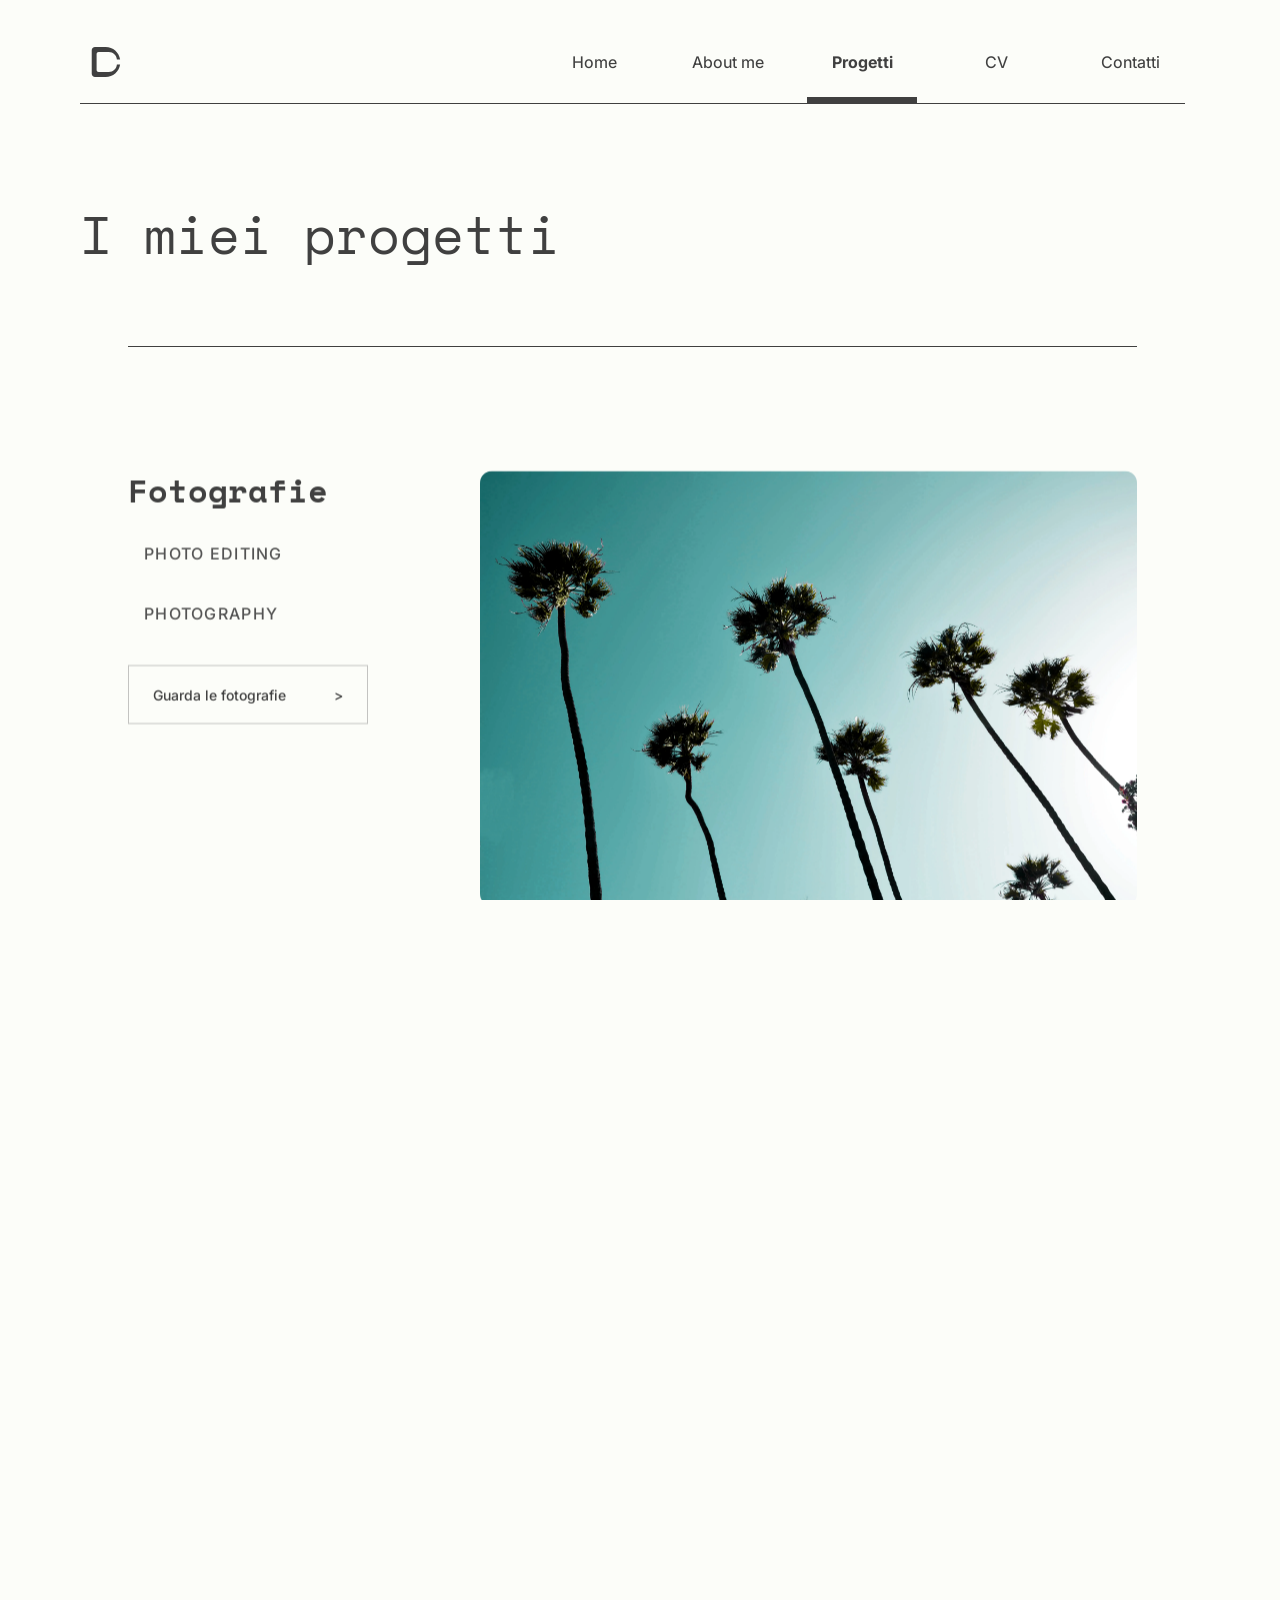
<file: progetti.html>
<!DOCTYPE html>
<html lang="en">

<head>
  <meta charset="UTF-8">
  <meta name="viewport" content="width=device-width, initial-scale=1.0">
  <title>Davide Cutrone | Progetti UX/UI & Case Studies</title>
  <meta name="description" content="Esplora i progetti e i case study di Davide Cutrone: ricerca UX, progettazione di interfacce UI, wireframing e soluzioni digitali accessibili.">
  <!-- Fonts -->
  <link rel="preconnect" href="https://fonts.googleapis.com">
  <link rel="preconnect" href="https://fonts.gstatic.com" crossorigin>
  <link
    href="https://fonts.googleapis.com/css2?family=Roboto:ital,wght@0,100..900;1,100..900&family=Space+Mono:ital,wght@0,400;0,700;1,400;1,700&display=swap"
    rel="stylesheet">
  <link rel="preconnect" href="https://fonts.googleapis.com">
  <link rel="preconnect" href="https://fonts.gstatic.com" crossorigin>
  <link
    href="https://fonts.googleapis.com/css2?family=Inter:ital,opsz,wght@0,14..32,100..900;1,14..32,100..900&family=Roboto:ital,wght@0,100..900;1,100..900&family=Space+Mono:ital,wght@0,400;0,700;1,400;1,700&display=swap"
    rel="stylesheet">


  <!-- Favicon -->
  <link rel="icon" type="image/x-icon" href="assets/icons/favicon-dc.ico">

 <!-- Open Graph Meta Tags con URL Assoluti Reali -->
  <meta property="og:title" content="Davide Cutrone | Progetti UX/UI & Case Studies">
  <meta property="og:description" content="Scopri i progetti di UX/UI Design e i case study realizzati da Davide Cutrone.">
  <meta property="og:type" content="website">
  <meta property="og:url" content="https://dc88.github.io/dc-portfolio-website/progetti.html">
  <meta property="og:image" content="https://dc88.github.io/dc-portfolio-website/assets/img/About_Copertina_dc_lineart_illustration.svg">
  <meta property="og:site_name" content="Davide Cutrone Portfolio">
  <meta property="og:locale" content="it_IT">

  <!-- Foglio di stile principale (SCSS compilato in CSS) -->
  <link rel="stylesheet" href="assets/css/style.css">

</head>


<body>

  <!-- Header -->
  <header class="site-header">
  <div class="site-container">
    
    <div class="header-content">
      
      <!-- Logo -->
      <a class="logo-brand" href="index.html">
        <img src="assets/icons/logo.svg" alt="Logo Davide Cutrone">
      </a>

      <!-- Tasto Burger per mobile -->
      <label for="menu-toggle" class="burger-btn" aria-label="Apri menu">
        <span></span>
        <span></span>
        <span></span>
      </label>

      <!-- Navigazione Desktop -->
      <nav class="desktop-nav">
        <ul>
          <li><a href="index.html">Home</a></li>
          <li><a href="about.html">About me</a></li>
          <li><a href="progetti.html"  class="active">Progetti</a></li>
          <li><a href="cv.html">CV</a></li>
          <li><a href="contatti.html">Contatti</a></li>
        </ul>
      </nav>

    </div> <!-- Chiusura header-content -->

    <!-- CHECKBOX SPOSTATO QUI (Sullo stesso livello di mobile-menu-overlay) -->
    <input type="checkbox" id="menu-toggle" class="menu-checkbox">

    <!-- Menu Mobile Overlay -->
    <div class="mobile-menu-overlay">
      <div class="mobile-menu-header">
        <label for="menu-toggle" class="close-btn" aria-label="Chiudi menu">
          <span></span>
          <span></span>
        </label>
      </div>
      
      <nav class="mobile-nav">
        <ul>
          <li><a href="index.html">Home</a></li>
          <li><a href="about.html">About me</a></li>
          <li  class="active"><span class="active-indicator"></span><a href="progetti.html">Progetti</a></li>
          <li><a href="cv.html">CV</a></li>
          <li><a href="contatti.html">Contatti</a></li>
        </ul>
      </nav>

      <div class="mobile-menu-footer">
        <div class="footer-left">
          <a href="https://www.linkedin.com/in/davide-cutrone" target="_blank" rel="noopener" class="social-link">
            <img class="linkedin-icon-mobile" src="assets/icons/icon-linkedin.svg" alt="LinkedIn">
          </a>
          <span>+39 333 98 23 234</span>
          <a href="mailto:dav.cutrone@gmail.com">dav.cutrone@gmail.com</a>
        </div>
      </div>
    </div>

  </div>
</header>
  <main class="site-main">

    

    <!-- I MIEI PROGETTI - TITLE -->
    <section class="about-hero projects-hero">
      <div class="container-fluid p-0">

        <!-- Titolo Sezione -->
        <h1 class="section-title">I miei progetti</h1>

        <!-- Griglia Bootstrap 5: Row centrata con gap reattivo -->
        <div class="row align-items-center justify-content-center g-4 g-lg-5">


        </div>
    </section>

    <!-- Divider -->
    <div class="page-title-divider-wrapper-large">
      <div class="site-container">
        <div class="divider-h"></div>
      </div>
    </div>
    <!-- I MIEI PROGETTI - TITLE fine-->



    <!-- FOTOGRAFIE -->
    <article class="project-item py-4 py-lg-5 project-row reveal-section">
      <div class="site-container">
        <div class="row align-items-start g-4 g-lg-5">

          <!-- Colonna Testo (allineata perfettamente a sinistra) -->
          <div class="col-12 col-lg-4 project-info-col">
            <h2 class="project-title mb-3">Fotografie</h2>
            <ul class="project-tags list-unstyled mb-4">
              <li>PHOTO EDITING</li>
              <li>PHOTOGRAPHY</li>
            </ul>
            <a href="progetti-fotografie.html"
              class="btn btn-editorial btn-editorial-outline d-inline-flex align-items-center justify-content-between gap-5">
              <span>Guarda le fotografie</span>
              <span class="cta-arrow">&gt;</span>
            </a>
          </div>

          <!-- Colonna Immagine -->
          <div class="col-12 col-lg-8">
            <a href="progetti-fotografie.html" class="project-image-link d-block">
              <img src="assets/img/fotografie/palme.webp" alt="palme-california-mood-turchese"
                class="img-fluid project-img">
            </a>
          </div>

        </div>
      </div>
    </article>
    <!-- Divider -->
    <div class="page-title-divider-wrapper-large">
      <div class="site-container">
        <div class="divider-h"></div>
      </div>
    </div>






    <!-- POSTERS-->
    <article class="project-item py-4 py-lg-5 project-row reveal-section">
      <div class="site-container">
        <div class="row align-items-start g-4 g-lg-5">

          <!-- Colonna Testo (allineata perfettamente a sinistra) -->
          <div class="col-12 col-lg-4 project-info-col">
            <h2 class="project-title mb-3">Posters</h2>
            <ul class="project-tags list-unstyled mb-4">
              <li>GRAPHIC DESIGN</li>
            </ul>
            <a href="progetti-posters.html"
              class="btn btn-editorial btn-editorial-outline d-inline-flex align-items-center justify-content-between gap-5">
              <span>Guarda i posters</span>
              <span class="cta-arrow">&gt;</span>
            </a>
          </div>

          <!-- Colonna Immagine -->
          <div class="col-12 col-lg-8">
            <a href="progetti-posters.html" class="project-image-link d-block">
              <img src="assets/img/posters/FLW2.webp" alt="palme-california-mood-turchese" class="img-fluid project-img">
            </a>
          </div>

        </div>
      </div>
    </article>
    <!-- Divider -->
    <div class="page-title-divider-wrapper-large">
      <div class="site-container">
        <div class="divider-h"></div>
      </div>
    </div>

    <!-- UXUI -->
    <article class="project-item py-4 py-lg-5 project-row reveal-section">
      <div class="site-container">
        <div class="row align-items-start g-4 g-lg-5">

          <!-- Colonna Testo (allineata perfettamente a sinistra) -->
          <div class="col-12 col-lg-4 project-info-col">
            <h2 class="project-title mb-3">Design website per casa vacanze</h2>
            <ul class="project-tags list-unstyled mb-4">
              <li>UX/UI</li>
              <li>DESIGN</li>
              <li>BRANDING</li>
            </ul>
            <a href="progetti-uxui.html"
              class="btn btn-editorial btn-editorial-outline d-inline-flex align-items-center justify-content-between gap-5">
              <span>Guarda il progetto</span>
              <span class="cta-arrow">&gt;</span>
            </a>
          </div>

          <!-- Colonna Immagine -->
          <div class="col-12 col-lg-8">
            <a href="progetti-uxui.html" class="project-image-link d-block">
              <img src="assets/img/uxui/SPL_cards.webp" alt="palme-california-mood-turchese" class="img-fluid project-img">
            </a>
          </div>

        </div>
      </div>
    </article>
    <!-- Divider -->
    <div class="page-title-divider-wrapper-large">
      <div class="site-container">
        <div class="divider-h"></div>
      </div>
    </div>



    <!-- 3d-rendering -->
    <article class="project-item py-4 py-lg-5 project-row reveal-section">
      <div class="site-container">
        <div class="row align-items-start g-4 g-lg-5">

          <!-- Colonna Testo (allineata perfettamente a sinistra) -->
          <div class="col-12 col-lg-4 project-info-col">
            <h2 class="project-title mb-3">3D Rendering</h2>
            <ul class="project-tags list-unstyled mb-4">
              <li>3D MODELING</li>
              <li>RENDERING</li>
              <li>PHOTO EDITING</li>
            </ul>
            <a href="progetti-3d.html"
              class="btn btn-editorial btn-editorial-outline d-inline-flex align-items-center justify-content-between gap-5">
              <span>Guarda il progetto</span>
              <span class="cta-arrow">&gt;</span>
            </a>
          </div>

          <!-- Colonna Immagine -->
          <div class="col-12 col-lg-8">
            <a href="progetti-3d.html" class="project-image-link d-block">
              <img src="assets/img/trooper/web-trooper_7.webp" alt="palme-california-mood-turchese" class="img-fluid project-img">
            </a>
          </div>

        </div>
      </div>
    </article>
    <!-- Divider -->
    <div class="page-title-divider-wrapper-large">
      <div class="site-container">
        <div class="divider-h"></div>
      </div>
    </div>






   










































    <!-- ABOUT PAGE -  SEZIONE PRESENTIAMOCI -->
    <section class="contact-section">
      <div class="site-container">
        <div class="contact-grid-wrapper">

          <!-- Titolo di sezione (occupa 4 colonne su desktop) -->
          <h2 class="section-title-presentiamoci">Presentiamoci</h2>

          <!-- Contenitore CTA (occupa le restanti colonne e centra il pulsante) -->
          <div class="contact-cta-wrapper">
            <a href="contatti.html"
              class="btn btn-editorial btn-editorial-dark d-inline-flex align-items-center justify-content-between gap-5">
              <span>Contattami</span>
              <span class="arrow-icon">&gt;</span>
            </a>
          </div>

        </div>
      </div>
    </section>


















































  </main>









  <!-- FOOTER -->
  <footer class="site-footer">
    <div class="container-fluid site-container">
      <div class="footer-row">

        <!-- Contatti e Social (Sinistra) -->
        <div class="footer-left-group">
          <!-- Icona LinkedIn -->
          <a href="https://www.linkedin.com/in/davide-cutrone-9b77541b6/" target="_blank" rel="noopener noreferrer"
            class="footer-social-link" aria-label="LinkedIn">
            <img src="assets/icons/icon-linkedin.svg" alt="LinkedIn" class="footer-linkedin-svg">
          </a>

          <span class="footer-divider"></span>

          <!-- Telefono -->
          <a href="tel:+393339823234" class="footer-link">
            +39 333 98 23 234
          </a>

          <span class="footer-divider"></span>

          <!-- Email -->
          <a href="mailto:dav.cutrone@gmail.com" class="footer-link">
            dav.cutrone@gmail.com
          </a>
        </div>

        <!-- Copyright (Destra) -->
        <div class="footer-copy">
          &copy; 2026 Davide Cutrone
        </div>

      </div>
    </div>
  </footer>
  <!-- Bootstrap 5 JS Bundle -->
  <script src="https://cdn.jsdelivr.net/npm/bootstrap@5.3.3/dist/js/bootstrap.bundle.min.js"></script>
  <script src="assets/js/main.js"></script>
</body>


</html>
</file>
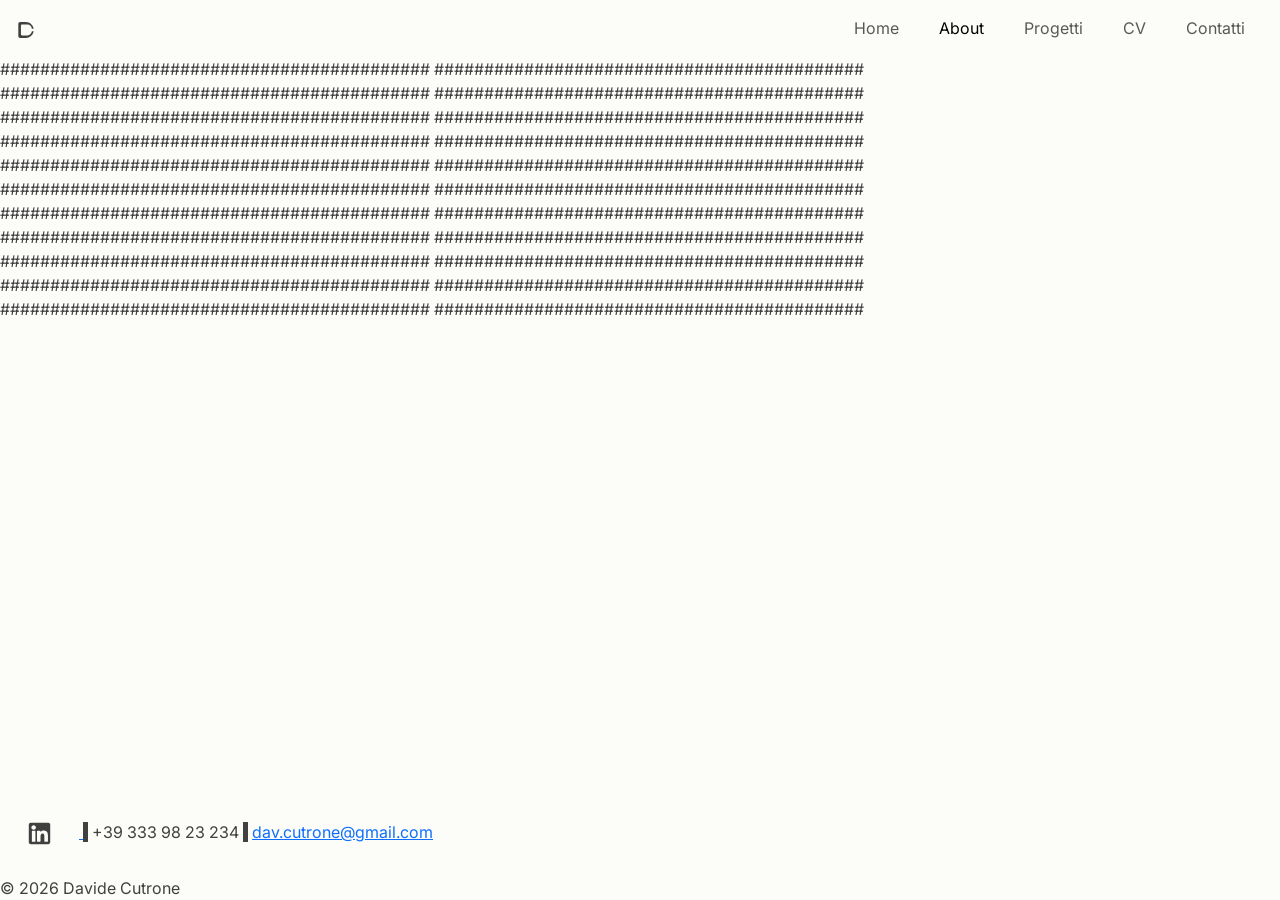
<file: z_header-footer.html>
<!DOCTYPE html>
<html lang="en">

<head>
  <meta charset="UTF-8">
  <meta name="viewport" content="width=device-width, initial-scale=1.0">
  <title>Davide Cutrone | UX/UI Designer & Test Manager</title>
  <meta name="description" content="Portfolio professionale di Davide Cutrone">

  <!-- Fonts (Unificato) -->
  <link rel="preconnect" href="https://fonts.googleapis.com">
  <link rel="preconnect" href="https://fonts.gstatic.com" crossorigin>
  <link href="https://fonts.googleapis.com/css2?family=Inter:wght@300;400;500;600;700&family=Roboto:wght@300;400;500;700&family=Space+Mono:wght@400;700&display=swap" rel="stylesheet">

  <!-- Favicon -->
  <link rel="icon" type="image/x-icon" href="assets/icons/favicon-dc.ico">

  <!-- Open Graph -->
  <meta property="og:title" content="Davide Cutrone | UX/UI Designer & Test Manager">
  <meta property="og:description" content="Esplora i progetti UX/UI e il percorso professionale di Davide Cutrone.">
  <meta property="og:type" content="website">
  <meta property="og:locale" content="it_IT">

  <!-- CSS Compilato -->
  <link rel="stylesheet" href="assets/css/style.css">
</head>


<body>
  <!-- HEADER-->
<header class="site-header fixed-top navbar navbar-expand-md">
    <div class="container-fluid">
      
      <!-- Logo -->
      <a class="navbar-brand" href="index.html">
        <img src="assets/icons/logo.svg" alt="Logo Davide Cutrone" height="28">
      </a>

      <!-- Menu Desktop (>768px) -->
      <div class="collapse navbar-collapse justify-content-end" id="navbarNav">
        <ul class="navbar-nav gap-4">
          <li class="nav-item"><a class="nav-link" href="index.html">Home</a></li>
          <li class="nav-item"><a class="nav-link active" href="about.html">About</a></li>
          <li class="nav-item"><a class="nav-link" href="progetti.html">Progetti</a></li>
          <li class="nav-item"><a class="nav-link" href="cv.html">CV</a></li>
          <li class="nav-item"><a class="nav-link" href="contatti.html">Contatti</a></li>
        </ul>
      </div>

      <!-- Tasto Hamburger Mobile (visibile < 768px) -->
      <button class="burger-btn d-md-none" aria-label="Apri menu">
        <span></span>
        <span></span>
        <span></span>
      </button>

    </div>
  </header>

  <!-- MENU MOBILE OVERLAY-->
<div class="mobile-menu-overlay">
  <div class="mobile-menu-header">
    <button class="close-btn" aria-label="Chiudi menu">
      <span></span>
      <span></span>
    </button>
  </div>
  
  <nav class="mobile-nav">
    <ul>
      <li>
        <a href="index.html">Home</a>
      </li>
      <li class="active">
        <span class="active-indicator"></span>
        <a href="about.html">About</a>
      </li>
      <li><a href="progetti.html">Progetti</a></li>
      <li><a href="cv.html">CV</a></li>
      <li><a href="contatti.html">Contatti</a></li>
    </ul>
  </nav>

  <div class="mobile-menu-footer">
    <div class="footer-left">
     <a href="https://www.linkedin.com/in/davide-cutrone" target="_blank" rel="noopener" class="social-link" aria-label="Profilo LinkedIn">
        <img class="linkedin-icon-mobile" src="assets/icons/icon-linkedin.svg" alt="LinkedIn icon">
      </a>
      <span>+39 333 98 23 234</span>
      <a href="mailto:dav.cutrone@gmail.com">dav.cutrone@gmail.com</a>
    </div>
  </div>
</div>

<!-- QUI VA IL CONTENUTO DELLA PAGINA -->
###########################################
###########################################
###########################################
###########################################
###########################################
###########################################
###########################################
###########################################
###########################################
###########################################
###########################################
###########################################
###########################################
###########################################
###########################################
###########################################
###########################################
###########################################
###########################################
###########################################
###########################################
###########################################
<!-- FINO A QUI -->

 <!-- FOOTER -->
  <footer class="site-footer">
  <div class="footer-content">
    <div class="footer-left">
      <a href="https://www.linkedin.com/in/davide-cutrone" target="_blank" rel="noopener" class="social-link" aria-label="Profilo LinkedIn">
        <img src="assets/icons/icon-linkedin.svg" alt="LinkedIn icon">
      </a>
      <span class="footer-divider">|</span>
      <span>+39 333 98 23 234</span>
      <span class="footer-divider">|</span>
      <a href="mailto:dav.cutrone@gmail.com">dav.cutrone@gmail.com</a>
    </div>
    
    <div class="footer-right">
      <span>&copy; 2026 Davide Cutrone</span>
    </div>
  </div>
</footer>


  <!-- Bootstrap 5 JS Bundle -->
  <script src="https://cdn.jsdelivr.net/npm/bootstrap@5.3.3/dist/js/bootstrap.bundle.min.js"></script>
  <script src="assets/js/main.js"></script>
</body>

</html>
</file>
<file: assets/css/style.css>
@charset "UTF-8";
/* ==========================================
   MAIN STYLESHEET (style.scss)
   ========================================== */
@import "https://cdn.jsdelivr.net/npm/bootstrap@5.3.3/dist/css/bootstrap.min.css";
/* ==========================================
   1. VARIABILI CROMATICHE E TIPOGRAFICHE
   ========================================== */
/* ==========================================
   5. ANIMAZIONE RUOLO
   ========================================== */
/* Animazione testo che scende dall'alto */
@keyframes slideDownHero {
  from {
    opacity: 0;
    transform: translateY(-40px);
  }
  to {
    opacity: 1;
    transform: translateY(0);
  }
}
/* Animazione immagine che sale dal basso */
@keyframes slideUpHero {
  from {
    opacity: 0;
    transform: translateY(100px);
  }
  to {
    opacity: 1;
    transform: translateY(0);
  }
}
.animated-role {
  display: inline-block;
  font-weight: 900;
  color: #d48a11;
  margin-top: 2rem;
  background-color: BLACK;
  padding-top: 8px;
  padding-bottom: 8px;
  padding-left: 16px;
  padding-right: 16px;
  animation: pulseRole 3s infinite ease-in-out;
  transition: opacity 0.1s ease, transform 0.5s ease;
}
@media screen and (max-width: 991.98px) {
  .animated-role {
    white-space: nowrap;
  }
}

/* ==========================================
   6. ANIMAZIONE SEZIONE CONTATTI (Nuova)
   ========================================== */
.contact-page-section .project-row {
  opacity: 0;
  transform: translateY(30px);
  transition: opacity 0.8s cubic-bezier(0.25, 1, 0.5, 1), transform 0.8s cubic-bezier(0.25, 1, 0.5, 1);
}
.contact-page-section .project-row.is-active {
  opacity: 1;
  transform: translateY(0);
}

/* ==========================================
   6. ANIMAZIONI RIGHE PROGETTI & CONTENUTI
   ========================================== */
/* Stato Iniziale: la riga intera e i suoi elementi interni sono nascosti */
.project-row,
.projects-row,
.reveal-section,
.reveal-left,
.reveal-right,
.reveal-item {
  opacity: 0;
  transition: opacity 0.8s cubic-bezier(0.25, 1, 0.5, 1), transform 0.8s cubic-bezier(0.25, 1, 0.5, 1);
  will-change: opacity, transform;
}

/* Direzione iniziale degli elementi su Mobile e Desktop */
@media screen and (max-width: 991.98px) {
  .project-row,
  .projects-row,
  .reveal-section,
  .reveal-left,
  .reveal-right,
  .reveal-item {
    transform: translateY(30px);
  }
}
@media screen and (min-width: 992px) {
  .project-row,
  .projects-row,
  .reveal-section,
  .reveal-item {
    transform: translateY(30px);
  }
  .reveal-left {
    transform: translateX(-30px);
  }
  .reveal-right {
    transform: translateX(30px);
    transition-delay: 0.15s;
  }
}
/* ==========================================
   STATO ATTIVO (Innescato dal JS via .is-active o .is-visible)
   ========================================== */
.is-active.project-row, .is-active.projects-row, .is-active.reveal-section, .is-active.reveal-left, .is-active.reveal-right, .is-active.reveal-item,
.is-visible.project-row,
.is-visible.projects-row,
.is-visible.reveal-section,
.is-visible.reveal-left,
.is-visible.reveal-right,
.is-visible.reveal-item {
  opacity: 1 !important;
  transform: translate(0, 0) !important;
}
.is-active .reveal-left,
.is-active .reveal-right,
.is-active .reveal-item,
.is-visible .reveal-left,
.is-visible .reveal-right,
.is-visible .reveal-item {
  opacity: 1 !important;
  transform: translate(0, 0) !important;
}

/* ==========================================
   2. RESET E REGOLE GENERALI (Validi per tutto il sito)
   ========================================== */
html {
  scrollbar-gutter: stable;
  height: 100%;
  scroll-behavior: smooth;
}

* {
  margin: 0;
  padding: 0;
  box-sizing: border-box;
}

h4 {
  font-size: 1.2rem;
  font-weight: 300;
  color: #737373;
  margin-bottom: 1rem;
}
@media screen and (max-width: 768px) {
  h4 {
    font-size: 1rem;
    margin-bottom: 0.75rem;
  }
}

html,
body {
  margin: 0;
  overflow-x: hidden;
  font-family: "Inter", sans-serif;
  color: #404040;
  background-color: #FCFDF9;
  display: flex;
  flex-direction: column;
  min-height: 100vh;
  overflow-x: hidden;
}
html.no-scroll,
body.no-scroll {
  overflow: hidden;
}

main {
  flex: 1 0 auto; /* Spinge il footer in fondo su qualsiasi pagina */
  padding-top: 1rem;
  padding-bottom: 1rem;
}

@media screen and (max-width: 768px) {
  body {
    padding-left: 0;
    padding-right: 0;
    min-height: 100vh;
  }
}
.site-container {
  width: 100%;
  padding-right: var(--bs-gutter-x, 2rem);
  padding-left: var(--bs-gutter-x, 2rem);
  margin-right: auto;
  margin-left: auto;
  padding-left: 2rem;
  padding-right: 2rem;
}
@media (max-width: 768px) {
  .site-container {
    padding-right: 1.25rem;
    padding-left: 1.25rem;
  }
}

.divider-h,
.divider-v {
  opacity: 0;
  transition: transform 0.8s cubic-bezier(0.16, 1, 0.3, 1), opacity 0.4s ease;
  will-change: transform, opacity;
}

.divider-h {
  height: 0.5px;
  background-color: #404040;
  margin-top: var(--divider-margin-top, 0);
  margin-bottom: var(--divider-margin-bottom, 0);
  margin-left: auto;
  margin-right: auto;
  flex-shrink: 0;
  margin-bottom: 36px;
  margin-top: 36px;
  transform: scaleX(0);
  transform-origin: left center;
}
.divider-h.is-visible {
  opacity: 1;
  transform: scaleX(1);
}

.divider-v {
  width: 0.5px;
  height: var(--divider-height, 100%);
  min-height: var(--divider-min-height, 100%);
  background-color: #404040;
  align-self: stretch;
  flex-shrink: 0;
  transform: scaleY(0);
  transform-origin: top center;
}
.divider-v.is-visible {
  opacity: 1;
  transform: scaleY(1);
}

/* ==========================================
   HEADER PRINCIPALE
   ========================================== */
.site-header {
  position: -webkit-sticky;
  position: sticky;
  top: 0;
  width: 100%;
  max-width: 100%;
  margin-left: auto;
  margin-right: auto;
  background-color: #FCFDF9;
  z-index: 1050;
  transition: background-color 0.3s ease, backdrop-filter 0.3s ease, box-shadow 0.3s ease;
  /* Quando l'utente sta scrollando (classe aggiunta via JS) */
}
.site-header.is-scrolling {
  background-color: rgba(252, 253, 249, 0.85);
  backdrop-filter: blur(8px);
  box-shadow: 0 4px 20px rgba(0, 0, 0, 0.05);
}
.site-header {
  /* Il container eredita la larghezza massima e il centraggio da _1-base.scss */
}
.site-header .site-container {
  width: calc(100% - 160px);
  margin-left: 80px;
  margin-right: 80px;
  padding-left: 0;
  padding-right: 0;
}
@media screen and (max-width: 768px) {
  .site-header .site-container {
    width: calc(100% - 48px);
    margin-left: 24px;
    margin-right: 24px;
  }
}
.site-header .header-content {
  display: flex;
  align-items: center;
  justify-content: space-between;
  height: 84px;
  gap: 24px;
  border-bottom: 0.5px solid #404040;
}
.site-header .logo-brand img {
  height: 52px;
  width: auto;
  display: block;
  fill: #404040;
}

/* Nasconde la checkbox nativa utilizzata per l'apertura del menu mobile */
.menu-checkbox {
  display: none;
}

/* ==========================================
   NAVIGAZIONE DESKTOP
   ========================================== */
.desktop-nav {
  height: 100%;
  display: flex;
}
.desktop-nav ul {
  list-style: none;
  display: flex;
  gap: 24px; /* Ridotto leggermente per gestire meglio gli spazi */
  margin: 0;
  padding: 0;
  height: 100%;
}
.desktop-nav ul li {
  height: 100%;
  display: flex;
  align-items: center;
  justify-content: center;
  position: relative;
  min-width: 110px; /* Diamo a ogni voce una larghezza minima identica e generica per ospitare anche "About me" */
  /* Impedisce al flexbox di stringere o allargare i singoli li */
  flex-shrink: 0;
  flex-grow: 0;
}
.desktop-nav ul li a {
  color: #404040;
  text-decoration: none;
  font-size: 16px;
  font-weight: 450;
  width: 100%;
  height: 100%;
  display: flex;
  align-items: center;
  justify-content: center;
  text-align: center;
  transition: color 0.2s ease;
}
.desktop-nav ul li a:hover {
  color: #d48a11;
}
.desktop-nav ul li a.active {
  font-weight: 700;
  color: #404040;
}
.desktop-nav ul li {
  /* Linea nera attiva ancorata perfettamente al li */
}
.desktop-nav ul li:has(a.active)::after {
  content: "";
  position: absolute;
  bottom: 0;
  left: 0;
  right: 0;
  height: 6px;
  background-color: #404040;
}
@media screen and (max-width: 768px) {
  .desktop-nav {
    display: none;
  }
}

/* ==========================================
   TASTO BURGER (MOBILE)
   ========================================== */
.burger-btn {
  display: none;
  background: transparent;
  border: none;
  cursor: pointer;
  width: 28px;
  height: 20px;
  flex-direction: column;
  justify-content: space-between;
  padding: 0;
  z-index: 1051;
}
.burger-btn span {
  display: block;
  width: 100%;
  height: 2px;
  background-color: #404040;
  transition: all 0.3s ease;
}
@media screen and (max-width: 768px) {
  .burger-btn {
    display: flex;
  }
}

/* ==========================================
   MENU MOBILE OVERLAY
   ========================================== */
.mobile-menu-overlay {
  position: fixed;
  top: 0;
  right: 0;
  width: 78%;
  height: 100dvh;
  background-color: #FCFDF9;
  z-index: 1050;
  display: flex;
  flex-direction: column;
  padding: 0 24px;
  box-shadow: -5px 0 25px rgba(0, 0, 0, 0.15);
  transform: translateX(100%);
  visibility: hidden;
  opacity: 0;
  pointer-events: none;
  transition: transform 0.3s ease-in-out, visibility 0.3s ease-in-out, opacity 0.3s ease-in-out;
}

/* Stato aperto del menu mobile (attivato dalla checkbox) */
#menu-toggle:checked ~ .mobile-menu-overlay {
  transform: translateX(0);
  visibility: visible;
  opacity: 1;
  pointer-events: auto;
}

.mobile-menu-header {
  height: 84px;
  display: flex;
  justify-content: flex-end;
  align-items: center;
}

.close-btn {
  background: transparent;
  border: none;
  width: 24px;
  height: 24px;
  cursor: pointer;
  position: relative;
}
.close-btn span {
  position: absolute;
  top: 11px;
  left: 0;
  width: 100%;
  height: 2px;
  background-color: #404040;
}
.close-btn span:first-child {
  transform: rotate(45deg);
}
.close-btn span:last-child {
  transform: rotate(-45deg);
}

.mobile-nav {
  padding-top: 8px;
  flex: 1;
  display: flex;
  flex-direction: column;
}
.mobile-nav ul {
  list-style: none;
  padding: 0;
  margin: 0;
}
.mobile-nav li {
  position: relative;
  padding: 20px 0;
  padding-left: 24px;
  border-bottom: 1px solid rgba(64, 64, 64, 0.2);
  display: flex;
  align-items: center;
}
.mobile-nav li a {
  font-size: 18px;
  text-decoration: none;
  color: #404040;
  font-weight: 400;
  padding-left: 16px;
}
.mobile-nav li.active a {
  font-weight: 700;
}
.mobile-nav li.active .active-indicator {
  display: block;
  position: absolute;
  left: 0;
  top: 0;
  width: 8px;
  height: 100%;
  background-color: #404040;
}

.mobile-menu-footer {
  margin-top: auto;
  padding: 24px 0 32px 0;
  font-size: 14px;
  width: 100%;
}
.mobile-menu-footer .footer-left {
  display: flex;
  flex-direction: column;
  align-items: center;
  gap: 12px;
}
.mobile-menu-footer .footer-left .social-link {
  display: inline-flex;
  align-items: center;
  margin-bottom: 4px;
}
.mobile-menu-footer .footer-left img,
.mobile-menu-footer .footer-left .linkedin-icon-mobile {
  width: 56px;
  height: 56px;
}
.mobile-menu-footer .footer-left span, .mobile-menu-footer .footer-left a {
  color: #404040;
  text-decoration: none;
  font-weight: 400;
  font-size: 14px;
  line-height: 1.4;
  white-space: nowrap;
}

/* ==========================================
   7. MENU MOBILE ( GLOBALE - Nascosto di default su Desktop )
   ========================================== */
.mobile-menu-overlay {
  position: fixed;
  top: 0;
  right: 0;
  width: 78%;
  height: 100dvh;
  background-color: #FCFDF9;
  z-index: 2000; /* Aumentato a 2000 per stare SOPRA all'header */
  display: flex;
  flex-direction: column;
  padding: 0 24px;
  box-shadow: -5px 0 25px rgba(0, 0, 0, 0.15);
  transform: translateX(100%);
  visibility: hidden;
  opacity: 0;
  pointer-events: none;
  transition: transform 0.3s ease-in-out, visibility 0.3s ease-in-out, opacity 0.3s ease-in-out;
}
.mobile-menu-overlay.is-open {
  transform: translateX(0);
  visibility: visible;
  opacity: 1;
  pointer-events: auto;
}

.mobile-menu-header {
  height: 84px;
  display: flex;
  justify-content: flex-end;
  align-items: center;
}

.close-btn {
  background: transparent;
  border: none;
  width: 24px;
  height: 24px;
  cursor: pointer;
  position: relative;
}
.close-btn span {
  position: absolute;
  top: 11px;
  left: 0;
  width: 100%;
  height: 2px;
  background-color: #404040;
}
.close-btn span:first-child {
  transform: rotate(45deg);
}
.close-btn span:last-child {
  transform: rotate(-45deg);
}

.mobile-nav {
  padding-top: 8px;
  flex: 1;
  display: flex;
  flex-direction: column;
}
.mobile-nav ul {
  list-style: none;
  padding: 0;
  margin: 0;
}
.mobile-nav li {
  position: relative;
  padding: 0;
  border-bottom: 1px solid rgba(64, 64, 64, 0.2);
  display: flex;
  align-items: center;
}
.mobile-nav li a {
  display: block;
  font-size: 18px;
  text-decoration: none;
  color: #404040;
  font-weight: 400;
  width: 100%;
  display: flex;
  align-items: center;
  padding: 20px 0 20px 40px;
}
.mobile-nav li.active a {
  font-weight: 700;
}
.mobile-nav li.active .active-indicator {
  display: block;
  position: absolute;
  left: 0;
  top: 0;
  width: 8px;
  height: 100%;
  background-color: #404040;
}

.mobile-menu-footer {
  margin-top: auto;
  padding: 24px 0 32px 0;
  font-size: 14px;
  width: 100%;
}
.mobile-menu-footer .footer-left {
  display: flex;
  flex-direction: column;
  align-items: center;
  gap: 12px;
}
.mobile-menu-footer .footer-left .social-link {
  display: inline-flex;
  align-items: center;
  margin-bottom: 4px;
}
.mobile-menu-footer .footer-left img,
.mobile-menu-footer .footer-left .linkedin-icon-mobile {
  width: 56px;
  height: 56px;
}
.mobile-menu-footer .footer-left span, .mobile-menu-footer .footer-left a {
  color: #404040;
  text-decoration: none;
  font-weight: 400;
  font-size: 14px;
  line-height: 1.4;
  white-space: nowrap;
}

/* ==========================================
   FOOTER PRINCIPALE
   ========================================== */
.site-footer {
  width: 100%;
  background-color: #FCFDF9;
  position: relative;
  z-index: 10;
  margin-top: auto; /* Sticky footer */
}
.site-footer .site-container {
  width: calc(100% - 160px);
  margin-left: 80px;
  margin-right: 80px;
  padding-left: 0;
  padding-right: 0;
  padding-top: 20px;
  padding-bottom: 20px;
  border-top: 1px solid #404040;
}
@media screen and (max-width: 768px) {
  .site-footer .site-container {
    width: calc(100% - 48px);
    margin-left: 24px;
    margin-right: 24px;
    padding-top: 20px;
    padding-bottom: 20px;
  }
}
.site-footer .footer-row {
  display: flex;
  align-items: center;
  justify-content: space-between;
  width: 100%;
  gap: 16px;
  flex-wrap: nowrap;
  /* Su mobile andiamo a capo e disponiamo gli elementi in colonna centrata */
}
@media screen and (max-width: 768px) {
  .site-footer .footer-row {
    flex-direction: column;
    justify-content: center;
    text-align: center;
    gap: 12px;
  }
}
.site-footer {
  /* Gruppo contatti a sinistra */
}
.site-footer .footer-left-group {
  display: flex;
  align-items: center;
  gap: 16px;
}
@media screen and (max-width: 768px) {
  .site-footer .footer-left-group {
    justify-content: center;
    flex-wrap: wrap; /* Se serve, i contatti interni si dispongono fluidamente */
    gap: 10px;
  }
}
.site-footer {
  /* Link e Testi */
}
.site-footer .footer-link,
.site-footer .footer-social-link {
  color: #404040;
  text-decoration: none;
  font-size: 16px;
  font-weight: 400;
  transition: all 0.2s ease;
}
@media screen and (max-width: 768px) {
  .site-footer .footer-link,
  .site-footer .footer-social-link {
    font-size: 14px; /* Ridotto a 12px su mobile per tutti */
  }
}
.site-footer .footer-link:hover,
.site-footer .footer-social-link:hover {
  color: #737373;
  font-size: 16px; /* Mantieni la dimensione originale su hover */
}
.site-footer .footer-copy {
  color: #737373;
  text-decoration: none;
  font-size: 14px;
  font-weight: 400;
}
.site-footer {
  /* Link social */
}
.site-footer .footer-social-link {
  display: inline-flex;
  align-items: center;
  justify-content: center;
  width: 56px;
  height: 56px;
  border-radius: 50%;
  border: 1px solid transparent;
  transition: all 0.2s ease;
}
.site-footer .footer-social-link .footer-linkedin-svg {
  width: 48px;
  height: 48px;
}
.site-footer .footer-social-link:hover {
  opacity: 0.8;
  border-color: #404040;
}
.site-footer {
  /* Divisore verticale tra i contatti */
}
.site-footer .footer-divider {
  width: 1px;
  height: 24px;
  background-color: #404040;
  flex-shrink: 0;
}
@media screen and (max-width: 768px) {
  .site-footer .footer-divider {
    /* Opzionale: se su mobile molto stretti vuoi nascondere i divisori verticali per pulizia, puoi metterci display: none; altrimenti restano */
  }
}
.site-footer {
  /* Testo Copyright */
}
.site-footer .footer-copy {
  white-space: nowrap;
  text-align: right;
}
@media screen and (max-width: 768px) {
  .site-footer .footer-copy {
    text-align: center;
  }
}

/* ==========================================
   4. SEZIONE HERO (Desktop Grid a 12 Colonne Fluida)
   ========================================== */
.home-page {
  overflow-x: hidden;
}

.hero-image-top-mobile {
  display: none;
}

.hero-section {
  display: grid;
  grid-template-columns: repeat(12, 1fr);
  gap: 24px 32px;
  padding: 80px;
  padding-top: 0;
  padding-bottom: 0;
  align-items: center; /* Centratura verticale bilanciata di tutta la griglia */
  width: 100%;
  box-sizing: border-box;
  /* Colonna di sinistra: Testo, bio e card progetti */
}
.hero-section .hero-content {
  grid-column: span 7;
  display: flex;
  flex-direction: column;
  gap: 2rem; /* Spaziatura uniforme e naturale tra i blocchi */
  animation: slideDownHero 0.8s cubic-bezier(0.26, 1, 0.3, 1) forwards;
  z-index: 3;
}
.hero-section .hero-content .hero-top h1 {
  font-family: "Space Mono", monospace;
  font-size: clamp(42px, 3.2vw, 64px);
  font-weight: 400;
  line-height: 1.2;
  letter-spacing: -1.5px;
  color: #404040;
  margin: 0;
}
.hero-section .hero-content {
  /* Le card dei progetti si adattano nello spazio con un layout a griglia flessibile */
}
.hero-section .hero-content .hero-featured-projects {
  display: grid;
  grid-template-columns: repeat(3, 1fr);
  gap: 1rem;
  max-width: 780px;
  width: 100%;
}
.hero-section .hero-content .hero-bottom .hero-intro {
  font-family: "Inter", sans-serif;
  font-size: 14px;
  font-weight: 600;
  line-height: 1.5;
  color: var(--text-color, #333);
  margin-bottom: 1rem;
  max-width: 500px;
}
.hero-section .hero-content .hero-bottom .hero-cta-group {
  display: flex;
  gap: 1rem;
  align-items: center;
  flex-wrap: wrap;
}
.hero-section {
  /* Colonna di destra: FOTO e SFONDO GEOMETRICO */
}
.hero-section .hero-image-top-desktop {
  grid-column: span 5;
  position: relative;
  display: flex;
  align-items: flex-end;
  justify-content: flex-end;
  min-height: 500px;
  overflow: visible;
  animation: slideUpHero 1s cubic-bezier(0.35, 1, 0.3, 1) forwards;
}
.hero-section .hero-image-top-desktop .bg-copertina {
  position: absolute;
  bottom: 0;
  right: 0;
  width: auto;
  height: auto;
  max-height: 75vh;
  max-width: 200%;
  opacity: 0.25;
  object-fit: contain;
  object-position: bottom right;
  display: block;
  z-index: 1;
  pointer-events: none;
}
.hero-section .hero-image-top-desktop .foto-copertina {
  position: relative;
  width: auto;
  height: auto;
  max-height: 78vh; /* Proporzionata in modo che non esca mai dai margini */
  max-width: 100%;
  object-fit: contain;
  object-position: bottom right;
  display: block;
  z-index: 2;
}

.hero-project-card {
  display: flex;
  z-index: 10;
  flex-direction: column;
  justify-content: space-between;
  text-wrap: nowrap;
  padding: 1rem;
  border: 1px solid #1a1a1a;
  background-color: #ffffff;
  text-decoration: none;
  color: #1a1a1a;
  transition: all 0.25s ease;
}
.hero-project-card .card-category {
  font-family: "Space Mono", monospace;
  font-size: 0.7rem;
  text-transform: uppercase;
  color: #666666;
}
.hero-project-card .card-title {
  font-family: "Inter", sans-serif;
  font-size: 1.05rem;
  font-weight: 600;
  margin: 0.3rem 0;
}
.hero-project-card .card-arrow {
  align-self: flex-end;
  font-size: 1rem;
  transition: transform 0.2s ease;
  padding-left: 0.5rem;
}
.hero-project-card:hover {
  background-color: #1a1a1a;
  color: #ffffff;
  border-color: #1a1a1a;
}
.hero-project-card:hover .card-category {
  color: #ccc;
}
.hero-project-card:hover .card-arrow {
  transform: translateX(4px);
}

/* ==========================================
   MEDIA QUERY MOBILE (< 992px)
   ========================================== */
@media screen and (max-width: 991.98px) {
  .home-page {
    overflow: auto;
  }
  .hero-section {
    display: flex;
    flex-direction: column;
    padding: 24px 20px 40px 20px;
    height: auto;
    min-height: unset;
  }
  .hero-section .hero-content {
    display: flex;
    flex-direction: column;
    width: 100%;
    gap: 1.5rem;
  }
  .hero-section .hero-content .hero-top {
    order: 1;
    width: 100%;
  }
  .hero-section .hero-content .hero-top h1 {
    font-size: 32px;
    line-height: 1.25;
    letter-spacing: -1px;
    margin: 0;
  }
  .hero-section .hero-content .hero-bottom {
    order: 3;
    width: 100%;
    margin: 0;
  }
  .hero-section .hero-content .hero-bottom .hero-intro {
    max-width: 100%;
    font-size: 1rem;
    font-weight: 600;
  }
  .hero-section .hero-content .hero-featured-projects {
    order: 4;
    width: 100%;
    display: flex;
    flex-direction: column;
    gap: 1rem;
    margin: 0;
  }
  .hero-section .hero-content .hero-featured-projects .hero-project-card {
    width: 100%;
    text-wrap: wrap;
    padding: 1.25rem;
  }
  .hero-section .hero-content .hero-featured-projects .hero-project-card .card-title {
    font-size: 1.15rem;
  }
  .hero-section .hero-image-top-desktop {
    display: none;
  }
  .hero-section .hero-image-top-mobile {
    order: 2;
    width: 100%;
    height: 300px;
    min-height: unset;
    position: relative;
    display: flex;
    justify-content: flex-end;
    align-items: center;
    margin: 0;
  }
  .hero-section .hero-image-top-mobile .bg-copertina, .hero-section .hero-image-top-mobile .foto-copertina {
    position: absolute;
    bottom: 0;
    height: 100%;
    max-height: 100%;
    max-width: 100%;
    width: auto;
    object-fit: contain;
  }
  .hero-section .hero-image-top-mobile .bg-copertina {
    z-index: 1;
    opacity: 0.25;
  }
  .hero-section .hero-image-top-mobile .foto-copertina {
    z-index: 2;
  }
}
/* ==========================================
   1. KEYFRAMES ANIMAZIONI CLIP-PATH
   ========================================== */
/* Immagine: Svelamento dal basso verso l'alto */
@keyframes revealImageFromBottom {
  0% {
    clip-path: inset(100% 0 0 0);
  }
  100% {
    clip-path: inset(0 0 0 0);
  }
}
/* Divider Verticale: Svelamento dall'alto verso il basso */
@keyframes revealDividerFromTop {
  0% {
    clip-path: inset(0 0 100% 0);
  }
  100% {
    clip-path: inset(0 0 0 0);
  }
}
/* Divider Orizzontale mobile: Svelamento dall'alto verso il basso */
@keyframes revealdividerfromleft {
  0% {
    clip-path: inset(0 100% 0 0);
  }
  100% {
    clip-path: inset(0 0 0 0);
  }
}
/* Testo: Svelamento dal centro verso l'esterno */
@keyframes revealTextFromCenter {
  0% {
    clip-path: inset(0 50% 0 50%);
  }
  100% {
    clip-path: inset(0 0 0 0);
  }
}
/* ==========================================
   2. STILI SEZIONE HERO ABOUT
   ========================================== */
.about-hero {
  /* Margini laterali di layout (80px SX / DX) - IDENTICI AD HEADER E FOOTER */
  width: calc(100% - 160px);
  margin: 0 auto;
  display: flex;
  flex-direction: column;
  justify-content: center;
  /* Tipografia Titoli */
}
.about-hero h2.section-title,
.about-hero .section-title {
  font-family: "Space Mono", monospace;
  font-size: 52px;
  font-weight: 300;
  color: #404040;
  margin-bottom: 32px;
  margin-top: 32px;
  line-height: 1.2;
}
.about-hero h3.subsection-title,
.about-hero .subsection-title {
  font-family: "Space Mono", monospace;
  font-size: 24px;
  font-weight: 600;
  color: #404040;
  margin-bottom: 24px;
  line-height: 1.3;
}
.about-hero {
  /* 1. IMMAGINE */
}
.about-hero .about-hero-image img {
  width: 100%;
  max-width: 380px;
  height: auto;
  display: block;
  will-change: clip-path;
  animation: revealImageFromBottom 1.1s cubic-bezier(0.25, 1, 0.5, 1) forwards;
}
.about-hero {
  /* 2. DIVIDER VERTICALE (DESKTOP) */
}
.about-hero .about-hero-divider {
  width: 1px;
  height: 220px;
  background-color: #404040;
  flex-shrink: 0;
  will-change: clip-path;
  animation: revealDividerFromTop 1s cubic-bezier(0.25, 1, 0.5, 1) 0.3s both;
}
.about-hero {
  /* DIVIDER ORIZZONTALE (MOBILE) */
}
.about-hero .about-hero-divider-mobile {
  width: 80%;
  height: 1px;
  background-color: #404040;
  margin: 0 auto;
  margin-top: 48px;
  will-change: clip-path;
  animation: revealdividerfromleft 1s cubic-bezier(0.25, 1, 0.5, 1) 0.3s both;
}
.about-hero {
  /* 3. TESTO HERO */
}
.about-hero .about-hero-content .about-hero-text {
  font-family: "Space Mono", monospace;
  font-size: 28px;
  line-height: 1.5;
  font-weight: 500;
  color: #404040;
  margin: 0;
  max-width: 480px;
  will-change: clip-path;
  animation: revealTextFromCenter 1.1s cubic-bezier(0.25, 1, 0.5, 1) 0.5s both;
}

.about-cta-section {
  /* Margini laterali di layout (80px SX / DX) - IDENTICI AD HEADER E FOOTER */
  width: calc(100% - 160px);
  margin: 0 auto;
  padding: 40px 0;
  display: flex;
  flex-direction: column;
  justify-content: center;
  align-items: center;
  /* Tipografia Titoli */
}
.about-cta-section h3.section-title,
.about-cta-section .section-title {
  font-family: "Space Mono", monospace;
  color: #404040;
  margin-bottom: 32px;
  margin-top: 32px;
  line-height: 1.2;
  text-align: center;
  /* Centra il titolo */
}

.CTA-divider-wrapper {
  width: 100%;
  padding-left: 3rem;
  padding-right: 3rem;
}

.CTA-divider {
  width: 1px;
  height: 220px;
  background-color: #404040;
  will-change: clip-path;
  animation: revealDividerFromTop 1s cubic-bezier(0.25, 1, 0.5, 1) 0.3s both;
}

/* ==========================================
   3. BREAKPOINT MOBILE (Max 768px)
   ========================================== */
@media screen and (max-width: 768px) {
  .about-hero {
    width: calc(100% - 48px);
    /* Margini mobile 24px SX e 24px DX */
    padding: 40px 0 28px;
    min-height: auto;
    /* Su mobile lascia scorrere liberamente */
  }
  .about-hero h2.section-title,
  .about-hero .section-title {
    font-size: 36px;
    margin-bottom: 64px;
  }
  .about-hero h3.subsection-title,
  .about-hero .subsection-title {
    font-size: 20px;
    margin-bottom: 16px;
  }
  .about-hero .about-hero-image img {
    max-width: 280px;
  }
  .about-hero .about-hero-content .about-hero-text {
    font-size: 18px;
    line-height: 1.45;
    max-width: 100%;
    text-align: center;
  }
}
.contact-section {
  width: 100%;
  padding: 80px 0;
  padding-top: 8px;
}
.contact-section .site-container {
  width: calc(100% - 160px);
  margin-left: 80px;
  margin-right: 80px;
}
.contact-section .contact-grid-wrapper {
  display: grid;
  grid-template-columns: repeat(12, 1fr);
  gap: 1.5rem;
  width: 100%;
  align-items: center;
  /* Titolo "Presentiamoci" occupa 4 colonne */
}
.contact-section .contact-grid-wrapper .section-title-presentiamoci {
  grid-column: 1/5;
  font-family: "Space Mono", monospace;
  font-size: 2.5rem;
  font-weight: 500;
  margin: 0;
  color: #404040;
}
.contact-section .contact-grid-wrapper {
  /* Contenitore CTA che occupa le restanti colonne ed è centrato al suo interno */
}
.contact-section .contact-grid-wrapper .contact-cta-wrapper {
  grid-column: 5/-1;
  display: flex;
  justify-content: center;
  align-items: center;
  width: 100%;
}
.contact-section .contact-grid-wrapper .contact-cta-wrapper .cta-button {
  display: inline-flex;
  align-items: center;
  gap: 0.75rem;
  padding: 1rem 2rem;
  background-color: #404040;
  color: #ffffff;
  font-family: "Space Mono", monospace;
  font-size: 1rem;
  font-weight: 500;
  text-decoration: none;
  border-radius: 0;
  transition: background-color 0.3s ease;
}
.contact-section .contact-grid-wrapper .contact-cta-wrapper .cta-button:hover {
  background-color: #404040;
}
.contact-section .contact-grid-wrapper .contact-cta-wrapper .cta-button .arrow-icon {
  font-size: 1.1rem;
}

@media screen and (max-width: 768px) {
  .CTA-divider-wrapper {
    padding-left: 1.25rem;
    padding-right: 1.25rem;
  }
  .about-cta-section {
    width: calc(100% - 48px);
    min-height: auto;
    text-align: center;
    margin: 0 auto;
    justify-content: center;
  }
}
.section-title-competenze {
  font-family: "Space Mono", monospace;
  font-size: 2rem;
  font-weight: 700;
  color: #404040;
  line-height: 1.2;
  margin-bottom: 1rem;
}

.skills-section {
  width: 100%;
  padding: 60px 0;
}
.skills-section .site-container {
  width: calc(100% - 160px);
  margin-left: 80px;
  margin-right: 80px;
}
.skills-section .section-title {
  font-family: "Space Mono", monospace;
  font-size: 2rem;
  font-weight: 700;
  margin: 0 0 3rem 0;
}
.skills-section .skills-blocks-wrapper {
  display: flex;
  flex-direction: column;
  width: 100%;
}
.skills-section .skill-category-block {
  display: grid;
  grid-template-columns: repeat(12, 1fr);
  gap: 1.5rem;
  width: 100%;
  align-items: start;
  /* 1. STATO INIZIALE: Il blocco è invisibile e traslato in basso prima dello scroll */
  opacity: 0;
  transform: translateY(40px);
  transition: opacity 0.8s cubic-bezier(0.25, 1, 0.5, 1), transform 0.8s cubic-bezier(0.25, 1, 0.5, 1);
  /* 2. STATO ATTIVO: Quando il JS aggiunge .is-active allo scroll */
}
.skills-section .skill-category-block.is-active {
  opacity: 1;
  transform: translateY(0);
  /* Fa partire l'animazione della linea verticale interna con un piccolo ritardo */
}
.skills-section .skill-category-block.is-active .vertical-line {
  will-change: clip-path;
  animation: revealDividerFromTop 1s cubic-bezier(0.25, 1, 0.5, 1) 0.3s both;
}
.skills-section .skill-category-block {
  /* Linea verticale (posizionata esattamente tra la colonna 4 e 5) */
}
.skills-section .skill-category-block .vertical-line {
  grid-column: 5/6;
  width: 1px;
  height: 220px;
  background-color: #404040;
  flex-shrink: 0;
}
.skills-section .skill-category-block {
  /* Contenuto del blocco (colonne 6-13, ovvero tutte le 8 colonne sulla destra) */
}
.skills-section .skill-category-block .block-content {
  grid-column: 6/-1;
  display: grid;
  grid-template-columns: repeat(7, 1fr);
  gap: 1.5rem 1rem;
  width: 100%;
  padding-bottom: 1rem;
}
.skills-section .skill-category-block .block-content .block-header {
  grid-column: 1/-1;
  display: flex;
  align-items: center;
  gap: 1rem;
}
.skills-section .skill-category-block .block-content .block-header .skill-block-title {
  font-family: "Space Mono", monospace;
  font-size: 1.5rem;
  font-weight: 700;
  margin: 0;
  white-space: nowrap;
}
.skills-section .skill-category-block .block-content .block-header .skill-block-title .skill-number {
  color: #404040;
  font-weight: 400;
}
.skills-section .skill-category-block .block-content {
  /* Lista competenze (rientrata correttamente dentro .block-content) */
}
.skills-section .skill-category-block .block-content .skills-list {
  grid-column: 3/-1;
  display: flex;
  flex-direction: column;
  gap: 0.85rem;
  width: 100%;
}
.skills-section .skill-category-block .block-content .skills-list .skill-item {
  display: flex;
  justify-content: space-between; /* Nome a sinistra, livello a destra */
  align-items: center;
  width: 100%;
  font-size: 0.95rem;
}
.skills-section .skill-category-block .block-content .skills-list .skill-item .skill-name {
  font-weight: 500;
  white-space: nowrap;
  overflow: hidden;
  text-overflow: ellipsis;
}
.skills-section .skill-category-block .block-content .skills-list .skill-item .skill-level {
  font-weight: 700;
  letter-spacing: 0.05em;
  text-align: right;
  white-space: nowrap;
  margin-left: auto;
}
.skills-section .skill-category-block {
  /* /.block-content */
  /* Divider orizzontale di chiusura blocco */
}
.skills-section .skill-category-block .divider-h {
  grid-column: 1/-1;
  width: 100%;
  height: 1px;
  background-color: #404040;
}
.skills-section {
  /* /.skill-category-block */
} /* /.skills-section */
@media (max-width: 968px) {
  .skills-section {
    padding: 30px 0;
  }
  .skills-section .site-container {
    width: calc(100% - 48px);
    margin-left: 24px;
    margin-right: 24px;
  }
  .skills-section .section-title-competenze {
    font-size: 2rem;
    margin-bottom: 2rem;
  }
  .skills-section .skill-category-block {
    display: flex;
    flex-direction: column;
    gap: 1rem;
  }
  .skills-section .skill-category-block .vertical-line {
    display: none;
  }
  .skills-section .skill-category-block .block-content {
    display: flex;
    flex-direction: column;
    grid-column: unset;
    gap: 2.5rem;
    padding-bottom: 1.5rem;
  }
  .skills-section .skill-category-block .block-content .block-header {
    flex-direction: column;
    align-items: flex-start;
    gap: 0.5rem;
  }
  .skills-section .skill-category-block .block-content .block-header .skill-block-title {
    font-size: 1.25rem;
  }
  .skills-section .skill-category-block .block-content .block-header .skill-block-title {
    font-size: 1.25rem;
    white-space: normal;
    line-height: 1.3;
  }
  .skills-section .skill-category-block .block-content .skills-list {
    grid-column: unset;
    width: 100%;
    gap: 1rem;
  }
  .skills-section .skill-category-block .block-content .skills-list .skill-item {
    display: flex;
    justify-content: space-between;
    align-items: flex-start;
    width: 100%;
    font-size: 0.9rem;
  }
  .skills-section .skill-category-block .block-content .skills-list .skill-item .skill-name {
    font-weight: 500;
    white-space: normal;
    overflow: visible;
    text-overflow: unset;
    flex: 1;
    padding-right: 1rem;
    line-height: 1.3;
  }
}
@media (max-width: 768px) {
  .contact-section {
    padding: 50px 0;
    padding-top: 8px;
  }
  .contact-section .site-container {
    width: calc(100% - 48px);
    margin-left: 24px;
    margin-right: 24px;
  }
  .contact-section .contact-grid-wrapper {
    display: flex;
    flex-direction: column;
    align-items: flex-start;
    gap: 2rem;
    width: 100%;
  }
  .contact-section .contact-grid-wrapper .section-title-presentiamoci {
    grid-column: unset;
    font-size: 2rem;
  }
  .contact-section .contact-grid-wrapper .contact-cta-wrapper {
    grid-column: unset;
    justify-content: flex-start;
    width: 100%;
  }
  .contact-section .contact-grid-wrapper .contact-cta-wrapper .cta-button {
    width: 100%;
    justify-content: center;
  }
}
/* ==========================================
   SEZIONE CTA (Stile Editoriale pulito)
   ========================================== */
.border-bottom {
  border-bottom: none !important;
}

h3 .section-title-competenze {
  font-family: "Space Mono", monospace;
  font-size: 2rem;
  font-weight: 700;
  color: #404040;
  line-height: 1.2;
  margin-bottom: 1rem;
}

.btn {
  padding: 16px 8px;
}

.btn-editorial {
  padding: 18px 24px;
  font-family: "Inter", sans-serif;
  font-size: 14px;
  font-weight: 500;
  border-radius: 0;
  transition: all 0.25s ease;
}
.btn-editorial .cta-arrow {
  transition: transform 0.25s ease;
}
.btn-editorial:hover .cta-arrow {
  transform: translate(2px, -2px);
}
@media screen and (max-width: 768px) {
  .btn-editorial {
    font-size: 12px;
  }
}

/* Bottone Scuro (Scarica CV) */
.btn-editorial-dark {
  padding: 18px 24px;
  background-color: #404040;
  color: #FCFDF9;
  border: 1px solid #404040;
}
.btn-editorial-dark:hover {
  background-color: transparent;
  color: #404040;
  border-color: #404040;
}

.btn-editorial-outline {
  background-color: transparent;
  color: #404040;
  border: 1px solid rgba(64, 64, 64, 0.3);
}
.btn-editorial-outline:hover {
  border-color: #404040;
  background-color: rgba(64, 64, 64, 0.9);
  color: #FCFDF9;
}

.page-title-divider-wrapper-large {
  width: 100%;
  padding: 3em;
  padding-top: 2.5em;
  padding-bottom: 0;
}
@media screen and (max-width: 768px) {
  .page-title-divider-wrapper-large {
    padding: 0;
    padding-left: 0.5em;
    padding-right: 0.5em;
  }
}

@media screen and (max-width: 768px) {
  .section-title {
    margin: 0;
    font-size: 1.8rem;
  }
  .h2.section-title {
    margin: 0;
  }
}
/* ==========================================
   BOTTONE SECONDARIO (TORNA AI PROGETTI)
   ========================================== */
.btn-secondary-custom {
  display: inline-flex;
  align-items: center;
  gap: 8px;
  padding: 8px 16px;
  font-size: 0.875rem; /* 14px */
  font-weight: 500;
  color: #333333; /* Se lo sfondo è scuro, usa #e0e0e0 o #ffffff */
  background-color: transparent;
  border: 1px solid #404040; /* Se lo sfondo è scuro, usa rgba(255, 255, 255, 0.2) */
  text-decoration: none; /* Rimuove la sottolineatura del link */
  transition: all 0.2s ease-in-out;
}

.btn-secondary-custom svg {
  transition: transform 0.2s ease;
}

/* Effetto Hover */
.btn-secondary-custom:hover {
  background-color: rgba(0, 0, 0, 0.05); /* Se lo sfondo è scuro, usa rgba(255, 255, 255, 0.1) */
  color: #000000; /* Se lo sfondo è scuro, usa #ffffff */
  border-color: rgba(0, 0, 0, 0.3);
}

.btn-secondary-custom:hover svg {
  transform: translateX(-3px); /* Leggero movimento della freccia a sinistra */
}

/* ==========================================
   PULSANTE SCROLL TO TOP (INATTIVITÀ)
   ========================================== */
.scroll-top-btn {
  position: fixed;
  bottom: 24px;
  right: 24px;
  z-index: 999;
  width: 44px;
  height: 44px;
  border-radius: 50%;
  background-color: #111111; /* O rgba(255, 255, 255, 0.9) se lo sfondo della pagina è scuro */
  color: #ffffff; /* O #111111 se lo sfondo è chiaro */
  border: 1px solid rgba(255, 255, 255, 0.15);
  box-shadow: 0 4px 12px rgba(0, 0, 0, 0.2);
  display: flex;
  align-items: center;
  justify-content: center;
  cursor: pointer;
  opacity: 0;
  visibility: hidden;
  transform: translateY(10px);
  transition: opacity 0.3s ease, transform 0.3s ease, visibility 0.3s ease, background-color 0.2s ease;
}

/* Stato attivo durante lo scroll */
.scroll-top-btn.is-visible {
  opacity: 1;
  visibility: visible;
  transform: translateY(0);
}

.scroll-top-btn:hover {
  background-color: #333333;
  transform: translateY(-2px);
}

.contact-page-section {
  width: 100%;
}
.contact-page-section .site-container {
  width: calc(100% - 160px);
  margin-left: 80px;
  margin-right: 80px;
}
.contact-page-section .contact-page-grid {
  display: grid;
  grid-template-columns: repeat(12, 1fr);
  gap: 2rem;
  align-items: start;
  width: 100%;
}
.contact-page-section .contact-page-grid .contact-title-col {
  grid-column: 1/6;
}
.contact-page-section .contact-page-grid .contact-title-col .page-main-title {
  font-family: "Space Mono", monospace;
  font-size: 3.5rem;
  font-weight: 700;
  letter-spacing: 0.05em;
  color: #404040;
  margin: 0;
  line-height: 1.1;
}
.contact-page-section .contact-page-grid .section-title {
  font-family: "Space Mono", monospace;
  font-size: 2rem;
  font-weight: 700;
  margin: 0 0 3rem 0;
}
.contact-page-section .contact-page-grid .contact-form-col {
  grid-column: 7/-1;
  width: 100%;
}
.contact-page-section .contact-page-grid .contact-form-col .custom-contact-form {
  display: flex;
  flex-direction: column;
  gap: 2.5rem;
}
.contact-page-section .contact-page-grid .contact-form-col .custom-contact-form .form-group {
  width: 100%;
  position: relative;
}
.contact-page-section .contact-page-grid .contact-form-col .custom-contact-form .form-control-custom {
  width: 100%;
  background: transparent;
  border: none;
  border-bottom: 1px solid #404040;
  border-radius: 0;
  padding: 0.75rem 0;
  font-family: "Space Mono", monospace;
  font-size: 1.1rem;
  color: #404040;
  outline: none;
  box-shadow: none;
  transition: border-color 0.3s ease;
}
.contact-page-section .contact-page-grid .contact-form-col .custom-contact-form .form-control-custom::placeholder {
  color: #404040;
  opacity: 0.8;
  font-weight: 500;
}
.contact-page-section .contact-page-grid .contact-form-col .custom-contact-form .form-control-custom:focus {
  border-bottom-color: #404040;
}
.contact-page-section .contact-page-grid .contact-form-col .custom-contact-form .textarea-custom {
  resize: none;
  min-height: 50px;
}
.contact-page-section .contact-page-grid .contact-form-col .custom-contact-form .form-submit-wrapper {
  display: flex;
  justify-content: flex-start;
  margin-top: 1rem;
}
.contact-page-section .contact-page-grid .contact-form-col .custom-contact-form .form-submit-wrapper .cta-submit-btn {
  display: inline-flex;
  align-items: center;
  gap: 1rem;
  background-color: #404040;
  color: #ffffff;
  border: none;
  padding: 1rem 2rem;
  font-family: "Space Mono", monospace;
  font-size: 0.95rem;
  font-weight: 500;
  letter-spacing: 0.05em;
  cursor: pointer;
  transition: background-color 0.3s ease;
}
.contact-page-section .contact-page-grid .contact-form-col .custom-contact-form .form-submit-wrapper .cta-submit-btn:hover {
  background-color: #404040;
}
.contact-page-section .contact-page-grid .contact-form-col .custom-contact-form .form-submit-wrapper .cta-submit-btn .arrow {
  font-size: 1.1rem;
}

@media (max-width: 768px) {
  .contact-page-section {
    padding: 40px 0;
  }
  .contact-page-section .site-container {
    width: calc(100% - 48px);
    margin-left: 24px;
    margin-right: 24px;
  }
  .contact-page-section .contact-page-grid {
    display: flex;
    flex-direction: column;
    gap: 3rem;
  }
  .contact-page-section .contact-page-grid .contact-title-col {
    grid-column: unset;
  }
  .contact-page-section .contact-page-grid .contact-title-col .page-main-title {
    font-size: 2.5rem;
  }
  .contact-page-section .contact-page-grid .contact-form-col {
    grid-column: unset;
    width: 100%;
  }
  .contact-page-section .contact-page-grid .contact-form-col .custom-contact-form {
    gap: 2rem;
  }
  .contact-page-section .contact-page-grid .contact-form-col .custom-contact-form .form-submit-wrapper .cta-submit-btn {
    width: 100%;
    display: inline-flex;
    align-items: center;
    justify-content: center;
    gap: 1rem;
    cursor: pointer;
    padding: 16px 24px;
  }
}
.custom-contact-form .form-group {
  display: flex;
  flex-direction: column;
  margin-bottom: 2rem;
}
.custom-contact-form .form-group .form-label-custom {
  font-family: "Space Mono", monospace;
  font-size: 0.85rem;
  text-transform: uppercase;
  letter-spacing: 0.05em;
  color: #666;
  margin-bottom: 0.5rem;
}

/* ==========================================
   SEZIONE PROGETTO SINGOLO (Griglia Editoriale)
   ========================================== */
.project-item {
  border-color: #404040;
  padding-left: 3rem;
  padding-right: 3rem;
}
.project-item .project-info-inner {
  margin-top: 0;
}
.project-item .project-title {
  font-family: "Space Mono", monospace;
  font-size: 2rem;
  font-weight: 700;
  color: #404040;
  line-height: 1.2;
}
.project-item .project-tags {
  margin-bottom: 0;
  padding-left: 0;
}
.project-item .project-tags li {
  font-family: "Inter", sans-serif;
  font-size: 16px;
  font-weight: 500;
  letter-spacing: 0.08em;
  color: rgba(64, 64, 64, 0.9);
  text-transform: uppercase;
  margin-bottom: 0.25rem;
  padding: 1rem 1rem;
}
.project-item .project-tags li:last-child {
  margin-bottom: 0;
}
.project-item .project-image-link {
  overflow: hidden;
  border-radius: 12px;
}
.project-item .project-image-link .project-img {
  width: 100%;
  height: auto;
  display: block;
  transition: transform 0.35s ease, filter 0.35s ease;
}
.project-item .project-image-link:hover .project-img {
  transform: scale(1.02);
}

.project-image-posters {
  border-radius: 12px;
  overflow: hidden;
  border-color: #404040;
}

.projects-hero {
  padding-top: 2rem;
  padding-bottom: 1rem;
}
.projects-hero .section-title {
  margin-bottom: 1rem;
}
@media screen and (max-width: 768px) {
  .projects-hero .section-title {
    font-size: 1.8rem;
    margin-bottom: 0.75rem;
    padding-left: 0;
  }
}

.page-title-divider-wrapper {
  width: 100%;
}
.page-title-divider-wrapper .divider-h {
  width: 100%;
  height: 1px;
  background-color: rgba(64, 64, 64, 0.2);
  margin: 0;
}

/* ==========================================
   MEDIA QUERIES (Mobile Adjustments)
   ========================================== */
@media screen and (max-width: 768px) and (max-width: 768px) {
  .project-item {
    padding-left: 0;
    padding-right: 0;
  }
  .project-item .project-title {
    font-size: 1.65rem;
  }
  .project-item .project-tags {
    padding-left: 0;
  }
  .project-item .project-tags li {
    padding: 0.25rem 0;
  }
  .project-item .project-image-link {
    margin-top: 1.5rem;
  }
  .project-item .project-img {
    width: 100%;
    height: auto;
    display: block;
    transition: transform 0.35s ease;
  }
  .page-title-divider-wrapper-large {
    width: 100%;
    margin-bottom: 1.5em;
  }
}
.page-title-divider-wrapper {
  width: 100%;
}
.page-title-divider-wrapper .divider-h {
  width: 100%;
  height: 1px;
  background-color: rgba(64, 64, 64, 0.2);
  margin: 0;
}

/* ==========================================
  PROGETTI FOTOGRAFIE
   ========================================== */
/* ==========================================
  BENTO GALLERY & LIGHTBOX STYLES
  ========================================== */
/* Bento Container & Items */
.bento-container {
  width: 100%;
  max-width: none; /* Rimuove il vincolo dei 1300px */
  padding-left: 80px;
  padding-right: 80px;
  margin-left: 0;
  margin-right: 0;
  margin-bottom: 48px;
}

/* Adattamento Responsive per Schermi Più Piccoli */
@media (max-width: 1199.98px) {
  .bento-container {
    padding-left: 40px;
    padding-right: 40px;
  }
}
@media (max-width: 767.98px) {
  .bento-container {
    padding-left: 16px;
    padding-right: 16px;
    margin-bottom: 24px;
  }
}
.bento-item {
  position: relative;
  width: 100%;
  height: 260px; /* Altezza uniforme delle tessere */
  overflow: hidden;
  border-radius: 16px;
  cursor: pointer;
  background-color: #1a1a1a;
  transition: transform 0.3s cubic-bezier(0.25, 0.8, 0.25, 1), box-shadow 0.3s ease;
}

.bento-item.is-visible {
  opacity: 1;
}

.bento-item:hover {
  transform: translateY(-4px) scale(1.01);
  box-shadow: 0 12px 24px rgba(0, 0, 0, 0.25);
}

.bento-item img {
  width: 100%;
  height: 100%;
  object-fit: cover;
  object-position: center;
  transition: transform 0.5s ease;
}

.bento-item:hover img {
  transform: scale(1.05);
}

/* Gestione inquadratura foto verticali */
.bento-item.pos-top img {
  object-position: top center;
}

.bento-item.pos-bottom img {
  object-position: bottom center;
}

/* ==========================================
   LIGHTBOX MODAL & CAROUSEL STYLES
   ========================================== */
#lightboxModal .modal-content {
  border-radius: 20px;
  overflow: hidden;
  border: 1px solid rgba(255, 255, 255, 0.1);
  box-shadow: 0 25px 50px -12px rgba(0, 0, 0, 0.7);
}

.lightbox-carousel-item {
  height: 80vh;
  display: flex;
  align-items: center;
  justify-content: center;
  background-color: #0d0d0d;
}

.lightbox-img {
  max-height: 80vh;
  max-width: 100%;
  width: auto;
  height: auto;
  object-fit: contain; /* Mantiene proporzioni senza tagliare l'immagine */
  border-radius: 8px;
}

/* Controlli Carousel Personalizzati */
.lightbox-btn {
  width: 48px;
  height: 48px;
  background-color: rgba(0, 0, 0, 0.5);
  border-radius: 50%;
  display: flex;
  align-items: center;
  justify-content: center;
  border: 1px solid rgba(255, 255, 255, 0.2);
  transition: background-color 0.2s ease, transform 0.2s ease;
}

.lightbox-btn:hover {
  background-color: rgba(255, 255, 255, 0.2);
  transform: scale(1.1);
}

/* Responsive height per mobile */
@media (max-width: 767.98px) {
  .bento-item {
    height: 200px;
  }
  .lightbox-carousel-item {
    height: 70vh;
  }
  .lightbox-img {
    max-height: 70vh;
  }
}
/* ==========================================
   LIGHTBOX MODAL & CAROUSEL STYLES
   ========================================== */
#lightboxModal .modal-content {
  border-radius: 20px;
  overflow: hidden;
  border: 1px solid rgba(255, 255, 255, 0.1);
  box-shadow: 0 25px 50px -12px rgba(0, 0, 0, 0.8);
  background-color: #0b0b0b !important;
}

.lightbox-carousel-item {
  height: 85vh;
  display: flex;
  align-items: center;
  justify-content: center;
  background-color: #0b0b0b;
}

.lightbox-img {
  max-height: 85vh;
  max-width: 100%;
  width: auto;
  height: auto;
  object-fit: contain; /* Mantiene le proporzioni originali senza tagliare l'immagine */
  border-radius: 8px;
}

/* Frecce di navigazione personalizzate */
.lightbox-btn {
  width: 52px;
  height: 52px;
  background-color: rgba(0, 0, 0, 0.6);
  border-radius: 50%;
  display: flex;
  align-items: center;
  justify-content: center;
  border: 1px solid rgba(255, 255, 255, 0.2);
  transition: background-color 0.2s ease, transform 0.2s ease;
}

.lightbox-btn:hover {
  background-color: rgba(255, 255, 255, 0.25);
  transform: scale(1.1);
}

/* Responsive per smartphone */
@media (max-width: 767.98px) {
  .lightbox-carousel-item {
    height: 75vh;
  }
  .lightbox-img {
    max-height: 75vh;
  }
}
/* ==========================================
  PROGETTI POSTERS
   ========================================== */
/* --- STILI SEZIONE DETTAGLIO PROGETTO --- */
.fw-bold {
  font-size: larger;
}

.info-block {
  margin-bottom: 5rem !important;
}

.project-detail-section .site-container {
  width: 100%;
  margin-left: auto;
  margin-right: auto;
  /* Padding ridotto su Mobile */
  padding-left: 1.25rem; /* 20px */
  padding-right: 1.25rem; /* 20px */
  /* Padding maggiorato per Desktop */
}
@media (min-width: 992px) {
  .project-detail-section .site-container {
    padding-left: 5rem; /* 80px */
    padding-right: 5rem; /* 80px */
  }
}
.project-detail-section .col-sticky-parent {
  align-self: stretch;
}
.project-detail-section {
  /* Colonna Sticky a Sinistra (solo Desktop) */
}
@media (min-width: 992px) {
  .project-detail-section .project-info-sticky {
    position: -webkit-sticky;
    position: sticky;
    top: 120px; /* Regola questo valore in base all'altezza dell'header fisso */
    height: auto;
    z-index: 10;
    display: block;
  }
}
.project-detail-section .info-icon {
  padding-bottom: 20px;
}

@media (min-width: 768px) {
  .site-container {
    padding-left: 1rem;
    padding-right: 1rem;
  }
}
/* ==========================================
   KEYFRAMES ANIMAZIONE DIVIDER VERTICALE
   ========================================== */
@keyframes scaleVerticalDivider {
  0% {
    transform: scaleY(0);
  }
  100% {
    transform: scaleY(1);
  }
}
/* ==========================================
   STILI LISTA INFO CV
   ========================================== */
.personal-info-container {
  margin-top: 64px;
}

.personal-info-title,
.esperienze-title {
  font-family: "Space Mono", monospace;
  font-size: 24px;
  font-weight: 600;
  color: #404040;
  margin-bottom: 64px;
}

.cv-info-list {
  gap: 1rem;
}
.cv-info-list li .cv-icon-box {
  width: 32px;
  height: 32px;
  flex-shrink: 0;
}
.cv-info-list li .cv-icon-hero {
  max-width: 24px;
  max-height: 24px;
  width: auto;
  height: auto;
  object-fit: contain;
  display: block;
}
.cv-info-list li .cv-info-text {
  font-weight: 700;
  color: #404040;
}
.cv-info-list li .cv-info-link {
  position: relative;
  display: inline-block;
  font-weight: 700;
  color: #404040;
  text-decoration: none;
  transition: color 0.25s ease-in-out;
}
.cv-info-list li .cv-info-link::after {
  content: "";
  position: absolute;
  width: 100%;
  height: 2px;
  bottom: -2px;
  left: 0;
  background-color: #97620c;
  transform: scaleX(0);
  transform-origin: bottom right;
  transition: transform 0.25s ease-out;
}
.cv-info-list li .cv-info-link:hover, .cv-info-list li .cv-info-link:focus {
  color: #97620c;
}
.cv-info-list li .cv-info-link:hover::after, .cv-info-list li .cv-info-link:focus::after {
  transform: scaleX(1);
  transform-origin: bottom left;
}

/* ==========================================
   CONTAINER GLOBALE CON PADDING
   ========================================== */
.site-container {
  width: 100%;
  padding-left: 80px;
  padding-right: 80px;
  padding-bottom: 20px;
  padding-top: 20px;
  margin-left: auto;
  margin-right: auto;
  box-sizing: border-box;
}

.certificazioni-riconoscimenti-formazione {
  margin-top: 2rem;
}

/* ==========================================
   SEZIONE ESPERIENZE LAVORATIVE
   ========================================== */
.experience-section .section-title {
  font-family: "Space Mono", monospace;
  font-size: 32px;
  font-weight: 700;
  color: #404040;
  letter-spacing: -0.02em;
  margin-bottom: 48px;
}
.experience-section .row-esperienza {
  display: grid;
  grid-template-columns: repeat(12, 1fr);
  column-gap: 1.5rem;
  row-gap: 1rem;
  align-items: start;
  margin-bottom: 3rem;
  /* Stato iniziale: l'intero blocco è leggermente abbassato e trasparente */
  opacity: 0;
  transform: translateY(20px);
  transition: opacity 0.8s cubic-bezier(0.16, 1, 0.3, 1), transform 0.8s cubic-bezier(0.16, 1, 0.3, 1);
  /* Quando l'IntersectionObserver aggiunge la classe allo scroll */
}
.experience-section .row-esperienza.is-visible, .experience-section .row-esperienza.is-active {
  opacity: 1;
  transform: translateY(0);
  /* Srotola la linea verticale con un piccolo ritardo (delay 0.2s) */
}
.experience-section .row-esperienza.is-visible .vertical-line, .experience-section .row-esperienza.is-active .vertical-line {
  transform: scaleY(1);
}
.experience-section .row-esperienza.is-visible, .experience-section .row-esperienza.is-active {
  /* Fa apparire delicatamente la linea orizzontale */
}
.experience-section .row-esperienza.is-visible .divider-h, .experience-section .row-esperienza.is-active .divider-h {
  opacity: 1;
}
.experience-section .row-esperienza {
  /* 1. TITOLO RUOLO (Riga 1 - Spana su tutte le 12 colonne) */
}
.experience-section .row-esperienza .icon-role {
  grid-column: 1/-1;
  grid-row: 1;
}
.experience-section .row-esperienza .icon-role .exp-icon {
  width: 32px;
  height: 32px;
  object-fit: contain;
}
.experience-section .row-esperienza .icon-role .section-title-competenze {
  font-family: "Space Mono", monospace;
  font-size: 24px;
  font-weight: 600;
  color: #404040;
}
.experience-section .row-esperienza {
  /* 2. BLOCCO AZIENDA (Riga 2 - Col 1-4) */
}
.experience-section .row-esperienza .exp-left-block {
  grid-column: 1/5;
  grid-row: 2;
}
.experience-section .row-esperienza .exp-left-block .experience-meta {
  font-size: 16px;
  color: #404040;
}
.experience-section .row-esperienza .exp-left-block .experience-meta .company-name {
  font-size: 16px;
}
.experience-section .row-esperienza {
  /* 3. LINEA VERTICALE ANIMATA (Riga 2 - Col 5) */
}
.experience-section .row-esperienza .vertical-line {
  grid-column: 5/6;
  grid-row: 2;
  justify-self: center;
  align-self: stretch;
  width: 1px;
  min-height: 100%;
  background-color: #404040;
  display: block;
  /* Punto di ancoraggio in alto per lo srotolamento verso il basso */
  transform-origin: top center;
  transform: scaleY(0); /* Parte da 0 e si srotola solo quando c'è .is-visible */
  transition: transform 0.8s cubic-bezier(0.16, 1, 0.3, 1) 0.2s;
}
.experience-section .row-esperienza {
  /* 4. BLOCCO MANSIONI (Riga 2 - Col 6-12) */
}
.experience-section .row-esperienza .exp-right-block {
  grid-column: 6/-1;
  grid-row: 2;
}
.experience-section .row-esperienza .exp-right-block .experience-tasks .task-item {
  position: relative;
  padding-left: 20px;
  font-size: 16px;
  line-height: 1.6;
  color: #404040;
}
.experience-section .row-esperienza .exp-right-block .experience-tasks .task-item::before {
  content: "";
  position: absolute;
  left: 0;
  top: 8px;
  width: 6px;
  height: 6px;
  background-color: #404040;
}
.experience-section .row-esperienza {
  /* 5. DIVIDER ORIZZONTALE (Riga 3 - Spana su tutte le colonne) */
}
.experience-section .row-esperienza .divider-h {
  grid-column: 1/-1;
  grid-row: 3;
  width: 100%;
  height: 1px;
  background-color: #404040;
  opacity: 0; /* Parte nascosto per comparire insieme allo scroll */
  margin-top: 2rem;
  transition: ease-in-out 0.4s;
}

.skill-card {
  border: 1px solid #404040;
  padding: 2rem 1.5rem;
  height: 100%;
  background-color: transparent;
  /* Titolo dentro la Card */
}
.skill-card .skill-card-title {
  font-family: "Space Mono", monospace;
  font-size: 24px;
  font-weight: 600;
  color: #404040;
  margin-bottom: 1.25rem;
}
.skill-card {
  /* Divisore orizzontale interno */
}
.skill-card .divider-h {
  width: 100%;
  height: 1px;
  background-color: #404040;
  margin-bottom: 1.5rem;
}
.skill-card {
  /* Lista delle voci */
}
.skill-card .skill-list {
  display: flex;
  flex-direction: column;
  gap: 1rem;
}
.skill-card .skill-list .skill-item {
  display: flex;
  justify-content: space-between;
  align-items: center;
  gap: 1rem;
}
.skill-card .skill-list .skill-item .skill-name {
  font-size: 16px;
  font-weight: 500;
  color: #404040;
}
.skill-card .skill-list .skill-item {
  /* Targhetta Livello (EXPERT, INTERMEDIATE, BASIC) */
}
.skill-card .skill-list .skill-item .skill-badge {
  font-family: "Space Mono", monospace;
  font-size: 14px;
  font-weight: 700;
  letter-spacing: 0.05em;
  text-transform: uppercase;
  color: #404040;
  border: 1px solid #404040;
  padding: 4px 10px;
  min-width: 140px;
  text-align: center;
  white-space: nowrap;
}

.ai-tool {
  padding: 24px;
}

.to-be-conntinued {
  width: 10%;
}

@media screen and (max-width: 768px) {
  .to-be-conntinued {
    width: 25%;
  }
}
/* ==========================================
   SEZIONE FORMAZIONE
   ========================================== */
.lista-formazione-riconoscimenti {
  display: flex;
  flex-direction: column;
  gap: 2rem;
  padding-left: 0;
}
.lista-formazione-riconoscimenti .item-formazione-riconoscimenti {
  display: flex;
  align-items: center;
  gap: 0.875rem;
}
.lista-formazione-riconoscimenti .item-formazione-riconoscimenti .exp-icon {
  width: 20px;
  height: 20px;
  object-fit: contain;
}
.lista-formazione-riconoscimenti .item-formazione-riconoscimenti .testo-formazione {
  font-size: 16px;
  line-height: 1.4;
  color: #404040;
}
.lista-formazione-riconoscimenti .item-formazione-riconoscimenti .testo-formazione strong {
  font-weight: 600;
}

/* RESPONSIVE */
@media screen and (max-width: 991px) {
  .site-container {
    padding-left: 32px;
    padding-right: 32px;
  }
  .experience-section .row-esperienza {
    display: flex;
    flex-direction: column;
    gap: 1.5rem;
  }
  .experience-section .row-esperienza .exp-left-block,
  .experience-section .row-esperienza .exp-right-block {
    width: 100%;
  }
  .experience-section .row-esperienza .vertical-line {
    display: none; /* Rimuove la linea verticale su mobile */
  }
}
@media screen and (max-width: 768px) {
  .site-container {
    padding-left: 16px;
    padding-right: 16px;
  }
  .vertical-line {
    display: none;
  }
  .experience-section .row-esperienza {
    display: flex;
    flex-direction: column;
    gap: 1.5rem;
  }
  .experience-section .row-esperienza .exp-left-block,
  .experience-section .row-esperienza .exp-right-block {
    width: 100%;
  }
  .experience-section .row-esperienza .vertical-line {
    display: none; /* Rimuove la linea verticale su mobile per un layout pulito */
  }
}
@media screen and (max-width: 768px) {
  .site-container {
    padding-left: 16px;
    padding-right: 16px;
  }
  .experience-section .row-esperienza .icon-role .section-title-competenze {
    white-space: normal !important; /* Permette al testo di andare a capo */
    word-break: break-word;
  }
}/*# sourceMappingURL=style.css.map */
</file>
